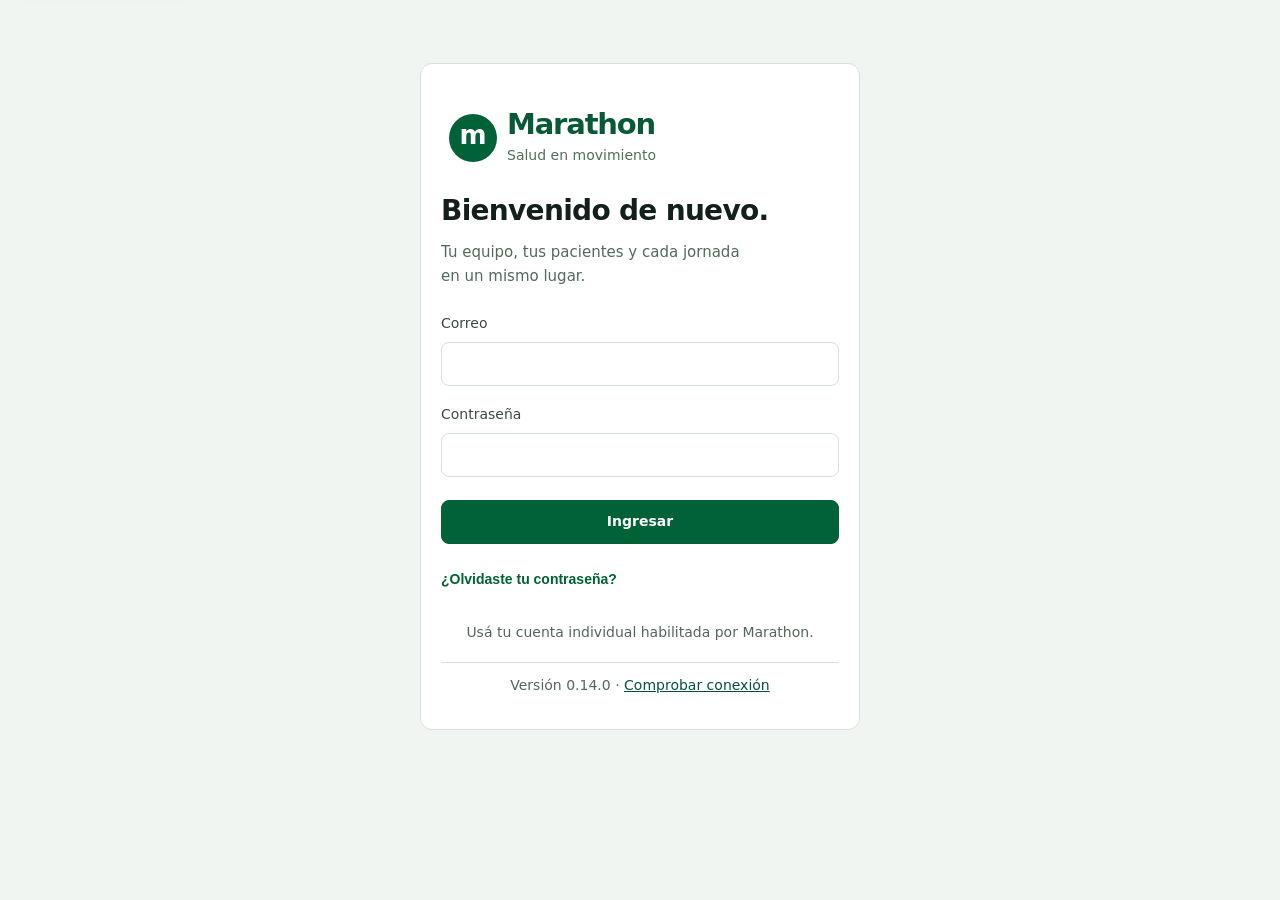
<file: public/index.html>
<!DOCTYPE html>
<html lang="es" data-theme="light"><head><meta charset="utf-8"><meta name="viewport" content="width=device-width,initial-scale=1">
<meta name="referrer" content="no-referrer"><meta http-equiv="Cache-Control" content="no-store">
<script src="./login-guard.js?v=20261029-0131"></script><title>Marathon · Agenda y pacientes</title><link rel="stylesheet" href="./style.css?v=20261117-ficha-con-archivos"><link rel="stylesheet" href="./marathon-ui.css?v=20261104-etapa1"><link rel="stylesheet" href="./management.css?v=20261113-progreso-facturacion"><link rel="stylesheet" href="./trends.css?v=20261113-indicadores-visuales"><link rel="stylesheet" href="./marathon-brand.css?v=20261104-etapa1"><link rel="stylesheet" href="./marathon-motion.css?v=20261029-0131-cancelar-saldo"><link rel="stylesheet" href="./impeccable.css?v=20261104-etapa1"><link rel="stylesheet" href="./shared-space.css?v=20261104-etapa1"><link rel="stylesheet" href="./patient-reports.css?v=20261120-error-carga"><link rel="stylesheet" href="./marathon-salud.css?v=20261104-etapa1"><link rel="stylesheet" href="./button-variants.css?v=20261104-etapa1"><link rel="stylesheet" href="./agenda-recurrente.css?v=20261117-grilla-colapsable"><link rel="stylesheet" href="./accessibility.css?v=20261104-etapa1"><link rel="stylesheet" href="./saldo.css?v=20261104-saldo"></head><body class="marathon-ui impeccable-ui salud-ui">
<a class="skip-link" href="#main-content">Saltar al contenido</a>
<section id="login" class="card login"><p class="login-kicker">Gestión integral de Marathon</p><div class="brand"><span class="mark">m</span><div>Marathon<small>Salud en movimiento</small></div></div><h1>Bienvenido de nuevo.</h1><p class="login-intro">Tu equipo, tus pacientes y cada jornada en un mismo lugar.</p>
<form id="login-form" method="post" action="./"><label>Correo<input id="login-email" type="email" required="" autocomplete="username"></label><label>Contraseña<input id="login-password" type="password" required="" autocomplete="current-password"></label><button class="b" id="login-submit" type="submit" disabled>Ingresar</button></form>
<p><button id="login-forgot" type="button" class="text-button">¿Olvidaste tu contraseña?</button></p>
<form id="recover-form" method="post" action="./" hidden=""><label>Correo<input id="recover-email" type="email" required="" autocomplete="username" maxlength="254"></label><div class="form-actions"><button class="s" type="submit">Enviar correo de recuperación</button><button id="recover-cancel" type="button" class="s">Cancelar</button></div><p id="recover-message" role="status"></p></form>
<p class="subtitle">Usá tu cuenta individual habilitada por Marathon.</p><p class="subtitle" id="build-version">Versión 0.14.0 · <a href="./diagnostico.html?v=20261019-0110">Comprobar conexión</a></p><p id="login-notice" role="status"></p><p id="login-error" role="alert"></p><noscript>Para ingresar necesitás JavaScript habilitado. Las credenciales no se envían mediante este formulario sin la aplicación.</noscript></section>
<section id="reset-password" class="card login" hidden=""><div class="brand"><span class="mark">m</span><div>Marathon<small>Salud en movimiento</small></div></div><h1>Elegí una nueva contraseña.</h1><form id="reset-password-form" method="post" action="./"><label>Nueva contraseña<input id="reset-password-input" type="password" required="" minlength="12" maxlength="128" autocomplete="new-password"></label><label>Repetir contraseña<input id="reset-password-again" type="password" required="" minlength="12" maxlength="128" autocomplete="new-password"></label><button class="b" type="submit">Guardar nueva contraseña</button></form><p id="reset-password-message" role="status"></p></section>
<div id="workspace" class="shell" hidden=""><aside class="side"><div class="brand"><span class="mark">m</span><div>Marathon<small>Salud en movimiento</small></div></div><p class="nav-heading">Espacio de trabajo</p><nav id="nav" aria-label="Sección"><button id="nav-home" type="button"><svg class="nav-icon" viewBox="0 0 24 24" fill="none" stroke="currentColor" stroke-width="1.7" stroke-linecap="round" stroke-linejoin="round" aria-hidden="true"><path d="M3 10 12 3l9 7M5 9v12h14V9M9 21v-7h6v7"></path></svg><span>Inicio</span></button><button id="nav-agenda" type="button"><svg class="nav-icon" viewBox="0 0 24 24" fill="none" stroke="currentColor" stroke-width="1.7" stroke-linecap="round" stroke-linejoin="round" aria-hidden="true"><path d="M8 2v4M16 2v4M3 10h18M5 4h14a2 2 0 0 1 2 2v14H3V6a2 2 0 0 1 2-2M7 14h2M12 14h2M17 14h1M7 18h2M12 18h2"></path></svg><span>Turnos</span></button><button id="nav-patients" class="b" type="button"><svg class="nav-icon" viewBox="0 0 24 24" fill="none" stroke="currentColor" stroke-width="1.7" stroke-linecap="round" stroke-linejoin="round" aria-hidden="true"><path d="M16 21v-2a4 4 0 0 0-4-4H6a4 4 0 0 0-4 4v2M16 3a4 4 0 0 1 0 8M22 21v-2a4 4 0 0 0-3-3.87M13 7a4 4 0 1 1-8 0 4 4 0 0 1 8 0"></path></svg><span>Pacientes</span></button><button id="nav-wait" type="button"><svg class="nav-icon" viewBox="0 0 24 24" fill="none" stroke="currentColor" stroke-width="1.7" stroke-linecap="round" stroke-linejoin="round" aria-hidden="true"><path d="M12 8v5l3 2M21 12a9 9 0 1 1-18 0 9 9 0 0 1 18 0"></path></svg><span>Lista de espera</span></button><button id="nav-ortho" type="button"><svg class="nav-icon" viewBox="0 0 24 24" fill="none" stroke="currentColor" stroke-width="1.7" stroke-linecap="round" stroke-linejoin="round" aria-hidden="true"><path d="m12 3 9 5-9 5-9-5 9-5ZM3 8v9l9 5 9-5V8M12 13v9M7 5l10 5"></path></svg><span>Ortopedia</span></button><button id="nav-cash" type="button"><svg class="nav-icon" viewBox="0 0 24 24" fill="none" stroke="currentColor" stroke-width="1.7" stroke-linecap="round" stroke-linejoin="round" aria-hidden="true"><path d="M3 6h18v14H3V6ZM3 10h18M16 14h5M7 3h10"></path></svg><span>Caja</span></button><button id="nav-reports" type="button"><svg class="nav-icon" viewBox="0 0 24 24" fill="none" stroke="currentColor" stroke-width="1.7" stroke-linecap="round" stroke-linejoin="round" aria-hidden="true"><path d="M4 3v18h17M8 16v-5M13 16V7M18 16v-8"></path></svg><span>Informes</span></button><button id="nav-users" type="button" hidden=""><svg class="nav-icon" viewBox="0 0 24 24" fill="none" stroke="currentColor" stroke-width="1.7" aria-hidden="true"><path d="M12 3 3 7v6c0 5 9 9 9 9s9-4 9-9V7l-9-4Zm-4 9 3 3 5-6"></path></svg><span>Usuarios</span></button><button id="nav-catalog" type="button" hidden=""><svg class="nav-icon" viewBox="0 0 24 24" fill="none" stroke="currentColor" stroke-width="1.7" stroke-linecap="round" stroke-linejoin="round" aria-hidden="true"><path d="M4 5h16v15H4V5ZM8 2v6M16 2v6M8 12h8M8 16h5"></path></svg><span>Otros datos</span></button><button id="nav-masters" type="button" hidden=""><svg class="nav-icon" viewBox="0 0 24 24" fill="none" stroke="currentColor" stroke-width="1.7" stroke-linecap="round" stroke-linejoin="round" aria-hidden="true"><path d="M12 3v3M12 18v3M3 12h3M18 12h3M6 6l2 2M16 16l2 2M6 18l2-2M16 8l2-2M16 12a4 4 0 1 1-8 0 4 4 0 0 1 8 0"></path></svg><span>Datos de agenda</span></button></nav><div class="side-foot"><span class="workspace-caption">Tu cuenta</span><p id="current-user"></p><p class="scope">Acceso a todas las sedes</p><button id="account-button" type="button" class="s">Mi cuenta</button><button id="logout" class="s" type="button">Cerrar sesión</button><span class="sidebar-version">Marathon · v0.14.0</span></div></aside>
<main class="content" id="main-content" tabindex="-1"><div class="appbar"><span class="breadcrumb">Marathon <span aria-hidden="true">/</span> <strong id="current-section">Pacientes</strong></span><div class="appbar-tools"><form id="quick-search" class="quick-search" role="search" autocomplete="off"><label class="sr-only" for="quick-q">Buscar paciente en todo el sistema</label><input id="quick-q" type="search" maxlength="100" placeholder="Buscar paciente (DNI o nombre)" role="combobox" aria-expanded="false" aria-controls="quick-results" aria-autocomplete="list" aria-keyshortcuts="/"><kbd class="quick-key" aria-hidden="true">/</kbd><ul id="quick-results" role="listbox" aria-label="Pacientes encontrados" hidden></ul><p id="quick-status" class="sr-only" role="status"></p></form><span id="edit-warning" role="status" hidden=""></span><span id="work-status" role="status">Área de trabajo</span><button id="help-button" type="button" class="s">? Ayuda</button></div></div><div id="feedback" role="status" hidden=""></div><section id="home-screen" hidden="">
<header class="topbar home-topbar"><div><p class="section-kicker">PANORAMA GENERAL</p><h1 id="home-greeting">Tu espacio de trabajo.</h1><p class="subtitle">Organizá tu jornada, acompañá cada atención.</p></div></header><div class="form-actions daily-shortcuts"><button id="home-new-booking" class="b" type="button">+ Reservar turno</button><button id="home-new-patient" class="s" type="button">Cargar paciente</button><button id="home-open-wait" class="s" type="button">Agregar a lista de espera</button><button id="home-receive-advance" class="s" type="button">Recibir anticipo</button><button id="home-new-cash" class="s" type="button">Otro ingreso o egreso</button><button id="home-open-cash" type="button" class="s">Ver caja</button></div>

<div id="home-content"><div class="dashboard-section-head"><h2>Actividad del día</h2><span id="home-month-caption"></span></div><p id="home-month-error" class="inline-error" role="alert"></p><div class="metric-grid"><article class="card metric-card"><span class="metric-label">Turnos del día</span><strong id="home-turn-total">—</strong><small>Incluye todos los estados</small></article><article class="card metric-card"><span class="metric-label">Presentes</span><strong id="home-turn-present">—</strong><small>Sesiones realizadas</small></article><article class="card metric-card"><span class="metric-label">Pendientes</span><strong id="home-turn-pending">—</strong><small>Reservas por atender</small></article><article class="card metric-card"><span class="metric-label">Pacientes distintos</span><strong id="home-patients">—</strong><small>Con turnos en este día</small></article></div><div class="home-aside"><section class="card home-cash"><div class="dashboard-section-head"><h2>Caja de la fecha</h2></div><span class="metric-label">Neto · efectivo y transferencias</span><strong id="home-cash-net" class="cash-highlight">—</strong><p id="home-day-error" class="inline-error" role="alert"></p><div class="cash-breakdown"><span>Ingresos<strong id="home-cash-income">—</strong></span><span>Egresos y reintegros<strong id="home-cash-expense">—</strong></span></div></section>
<section class="card attendance-card"><div class="dashboard-section-head"><h2>Asistencia del día</h2><strong id="home-attendance">—</strong></div><progress id="home-progress" max="100" value="0" aria-label="Porcentaje de asistencia"></progress><p class="subtitle">Presentes sobre presentes + ausentes.</p><div class="attendance-meta"><span>Ausentes <strong id="home-turn-absent">—</strong></span><span>Cancelados <strong id="home-turn-cancelled">—</strong></span></div></section></div><div class="date-nav" role="group" aria-label="Cambiar de día o semana"><button id="home-prev-day" class="s" type="button">‹ Anterior</button><button id="home-today" class="s" type="button" aria-pressed="false">Hoy</button><button id="home-next-day" class="s" type="button">Siguiente ›</button></div><form id="home-filter" class="card home-filter"><div><strong>Filtrar turnos de clínica</strong><p class="subtitle">Los indicadores corresponden al día y la sede elegidos. Paciente y profesional filtran la lista de turnos.</p></div><label>Sede<select id="home-site"><option value="">Todas las sedes</option></select></label><label>Fecha de consulta<input id="home-date" type="date" required="" min="2000-01-01" max="2100-12-31"></label><label>Paciente (nombre, apellido o DNI)<input id="home-query" type="search" maxlength="100"></label><label>Profesional<select id="home-prof"></select></label><button class="s" type="submit">Actualizar</button></form>
<section class="card home-day"><div class="dashboard-section-head"><div><p class="section-kicker">EN AGENDA</p><h2>Turnos de clínica</h2></div><div class="form-actions"><button id="home-export" class="s" type="button" title="Exportar todos los turnos de la fecha y los filtros, incluidas todas las páginas">Exportar a Excel</button><button id="home-open-agenda" class="text-button" type="button">Ver Turnos →</button></div></div><p id="home-day-caption" class="subtitle"></p><p id="home-agenda-error" class="inline-error" role="alert"></p><div id="home-agenda"></div><p id="home-agenda-scope" class="subtitle"></p><div class="pagination"><button id="home-prev" class="s" type="button">Anterior</button><span id="home-page"></span><button id="home-next" class="s" type="button">Siguiente</button></div></section></div>
<p id="home-updated" class="subtitle"></p></section><section id="patients-screen"><header class="topbar"><div><h1>Pacientes</h1><p class="subtitle">Fichas compartidas entre todas las sedes</p></div><button id="new-patient" class="b" type="button">+ Nuevo paciente</button></header>
<div class="patient-layout"><section class="card"><form id="search-form"><label>Buscar por DNI, nombre o teléfono<input id="search" type="search" autocomplete="off" maxlength="100" placeholder="Escribí el comienzo del dato"></label><button class="s" type="submit">Buscar</button></form><p id="result-info" class="subtitle"></p><div id="patient-list" class="list-items"></div><div class="pagination"><button id="previous" class="s" type="button">Anterior</button><span id="page-label"></span><button id="next" class="s" type="button">Siguiente</button></div></section>
<section id="detail" class="card" aria-label="Ficha del paciente"><div class="patient-empty"><span aria-hidden="true">+</span><h2>Cada paciente, una historia.</h2><p>Seleccioná una ficha de la lista para ver sus datos,<br>documentos y cuenta clínica.</p><small>También podés crear una desde “Nuevo paciente”.</small></div></section></div></section><section id="masters-screen" hidden=""><header class="topbar"><div><h1>Datos de agenda</h1><p class="subtitle">Sedes, terapias, profesionales y horarios de atención</p></div><button id="master-new" type="button" class="b">+ Nuevo registro</button></header><div class="patient-layout"><section class="card"><label>Administrar<select id="master-entity"><option value="sede">Sedes</option><option value="therapy" selected="">Terapias</option><option value="professional">Profesionales</option></select></label><h2 id="master-title">Terapias</h2><form id="master-search-form"><label>Buscar por nombre o ID<input id="master-search" type="search" maxlength="100"></label><button class="s" type="submit">Buscar</button></form><p id="master-info" class="subtitle"></p><div id="master-list" class="list-items"></div><div class="pagination"><button id="master-previous" class="s" type="button">Anterior</button><span id="master-page"></span><button id="master-next" class="s" type="button">Siguiente</button></div></section><section id="master-detail" class="card"><p>Elegí un registro o creá uno nuevo.</p></section></div></section><section id="agenda-screen" hidden=""><header class="topbar"><div><h1>Turnos</h1><p class="subtitle">Planilla compacta por horarios, profesionales y terapias</p></div><div class="form-actions"><button id="agenda-export" type="button" class="s" title="Exportar todos los turnos del período y los filtros, incluidas todas las páginas">Generar Excel</button><button id="agenda-review-schedules" type="button" class="s" title="Horarios que no se pueden agendar: reprogramá o dá de baja">Horarios a revisar</button><button id="agenda-new" type="button" class="b">Reservar turno</button></div></header><div class="date-nav" role="group" aria-label="Cambiar de día o semana"><button id="agenda-prev-day" class="s" type="button">‹ Anterior</button><button id="agenda-today" class="s" type="button" aria-pressed="false">Hoy</button><button id="agenda-next-day" class="s" type="button">Siguiente ›</button></div><form id="agenda-filter" class="card agenda-filter"><label>Vista<select id="agenda-view"><option value="day">Diaria</option><option value="week">Semanal</option></select></label><label>Fecha<input id="agenda-date" type="date" required="" min="2000-01-01" max="2100-12-31"></label><label>Sede<select id="agenda-sede"></select></label><label>Profesional<select id="agenda-prof"></select></label><label>Terapia<select id="agenda-therapy"></select></label><button type="submit" class="s">Actualizar agenda</button></form><div id="agenda-recovery"></div><div class="agenda-layout daily-wide"><section class="card"><h2 id="agenda-period">Turnos del día</h2><p id="agenda-info" class="subtitle"></p><div id="agenda-list"></div><div class="pagination"><button id="agenda-previous" class="s" type="button">Anterior</button><span id="agenda-page"></span><button id="agenda-next" class="s" type="button">Siguiente</button></div></section><section id="agenda-booking" class="card" hidden=""></section></div></section><section id="wait-screen" hidden=""><header class="topbar"><div><h1>Lista de espera</h1><p class="subtitle">Pedidos, preferencias y reserva vinculada</p></div><button id="wait-new" class="b" type="button">Agregar a lista de espera</button></header><form id="wait-filter" class="card agenda-filter"><label>Paciente (nombre, apellido o DNI)<input id="wait-query" type="search" maxlength="100"></label><label>Terapia<select id="wait-therapy"></select></label><label>Sede<select id="wait-sede"></select></label><label>Profesional<select id="wait-prof"></select></label><label>Obra social<select id="wait-insurance"></select></label><label>Estado<select id="wait-state"><option value="PENDIENTE">Pendientes</option><option value="CONTACTADO">Contactados</option><option value="RESUELTO">Resueltos</option><option value="CANCELADO">Cancelados</option><option value="">Todos</option></select></label><label>Vista<select id="wait-view"><option value="list">Lista</option><option value="kanban">Kanban</option></select></label><label class="checkbox-filter"><input id="wait-show-cancelled" type="checkbox">Mostrar cancelados</label><button type="submit" class="s">Actualizar espera</button></form><p id="wait-info" class="subtitle"></p><div id="wait-list"></div><div class="pagination"><button id="wait-previous" class="s" type="button">Anterior</button><span id="wait-page"></span><button id="wait-next" class="s" type="button">Siguiente</button></div></section><section id="cash-screen" hidden=""><header class="topbar"><div><h1>Caja</h1><p class="subtitle">Clínica, ortopedia y movimientos manuales</p></div><div class="form-actions"><button id="cash-new" class="b" type="button">Otro ingreso o egreso</button><button id="cash-export" class="s" type="button" disabled>Descargar Excel</button><button id="cash-advance" class="s" type="button">Recibir anticipo</button></div></header><form id="cash-filter" class="card agenda-filter"><label>Fecha desde<input id="cash-date" type="date" required=""></label><label>Fecha hasta<input id="cash-to" type="date" required=""></label><label>Sede<select id="cash-sede"></select></label><label>Medio<select id="cash-medium"><option value="">Todos</option><option value="EFECTIVO">Efectivo</option><option value="TRANSFERENCIA">Transferencia</option></select></label><label>Terapia / categoría<select id="cash-category"></select></label><label>Profesional<select id="cash-prof"></select></label><label>Secretaría que registra<select id="cash-actor"></select></label><button type="submit" class="s">Actualizar caja</button></form><div id="cash-totals" class="cash-totals"></div><div class="agenda-layout daily-wide"><section class="card"><h2>Movimientos</h2><p id="cash-info" class="subtitle"></p><div id="cash-list"></div><div class="pagination"><button id="cash-previous" class="s" type="button">Anterior</button><span id="cash-page"></span><button id="cash-next" class="s" type="button">Siguiente</button></div></section><section class="card"><h2>Cuenta del paciente</h2><form id="account-form"><label>DNI<input id="account-dni" inputmode="numeric" pattern="[0-9]{1,12}" maxlength="12" required=""></label><button class="s" type="submit">Consultar cuenta</button></form><p id="account-summary"></p><div id="account-list"></div><div class="pagination"><button id="account-previous" class="s" type="button">Anterior</button><span id="account-page"></span><button id="account-next" class="s" type="button">Siguiente</button></div></section></div></section><dialog id="operation-dialog"><div id="operation-body"></div><p id="operation-error" role="alert"></p><div id="operation-recovery"></div></dialog><section id="ortho-screen" hidden=""><header class="topbar"><div><h1>Ortopedia</h1><p class="subtitle">Ventas, alquileres, devoluciones y disponibilidad por sede</p></div><div class="form-actions"><button id="ortho-sale" class="b" type="button">Venta / alquiler</button><button id="ortho-transfer" class="s" type="button">Traslado entre sedes</button><button id="ortho-new-product" class="b" type="button" hidden="">+ Nuevo producto</button></div></header><div class="form-actions ortho-tabs"><button id="ortho-tab-returns" type="button" class="s">Devolución</button><button id="ortho-tab-debts" type="button" class="s">Pagos pendientes</button><button id="ortho-tab-stock" type="button" class="b">Stock</button><button id="ortho-tab-history" type="button" class="s">Historial</button><button id="ortho-tab-catalog" type="button" class="s" hidden="">Catálogo</button></div><form id="ortho-filter" class="card agenda-filter"><label id="ortho-sede-label">Sede<select id="ortho-sede"></select></label><label id="ortho-query-label">Producto, marca o código<input id="ortho-query" type="search" maxlength="100"></label><label id="ortho-dni-label" hidden="">Paciente (nombre, apellido o DNI)<input id="ortho-dni" maxlength="100" type="search"></label><label id="ortho-kind-label" hidden="">Mostrar<select id="ortho-kind"><option value="">Todas las operaciones</option><option value="VENTA">Ventas</option><option value="ALQUILER">Alquileres</option><option value="COMPRA">Compras</option><option value="DEVOLUCION">Devoluciones</option><option value="STOCK_INICIAL">Cargas iniciales</option><option value="AJUSTE_POSITIVO">Ajustes positivos / entradas de traslado</option><option value="AJUSTE_NEGATIVO">Ajustes negativos / salidas de traslado</option></select></label><label id="ortho-stock-label">Estado del stock<select id="ortho-stock-state"><option value="">Todos</option><option value="AGOTADO">Agotado</option><option value="BAJO">Bajo mínimo</option><option value="DISPONIBLE">Disponible</option></select></label><label id="ortho-from-label">Fecha desde<input id="ortho-from" type="date"></label><label id="ortho-to-label">Fecha hasta<input id="ortho-to" type="date"></label><label id="ortho-actor-label">Secretaría que registra<select id="ortho-actor"></select></label><button class="s" type="submit">Actualizar ortopedia</button></form><p id="ortho-summary"></p><p id="ortho-info" class="subtitle"></p><div id="ortho-list"></div><div class="pagination"><button id="ortho-previous" class="s" type="button">Anterior</button><span id="ortho-page"></span><button id="ortho-next" class="s" type="button">Siguiente</button></div></section><dialog id="ortho-dialog"><div id="ortho-body"></div><p id="ortho-error" role="alert"></p><div id="ortho-recovery"></div></dialog><section id="catalog-screen" hidden=""><header class="topbar"><h1>Otros datos</h1><button id="catalog-new" class="b" type="button">+ Nuevo registro</button></header><div class="patient-layout"><section class="card"><label>Administrar<select id="catalog-entity"><option value="insurance">Obras sociales</option><option value="secretary">Secretarias (registro)</option><option value="info">Indicaciones por terapia</option></select></label><form id="catalog-search-form"><label>Buscar<input id="catalog-query" type="search" maxlength="100"></label><button class="s">Buscar</button></form><div id="catalog-list"></div><div class="pagination"><button id="catalog-prev" type="button" class="s">Anterior</button><span id="catalog-page"></span><button id="catalog-next" type="button" class="s">Siguiente</button></div></section><section class="card" id="catalog-detail"></section></div></section>
<section id="reports-screen" hidden=""><header class="topbar"><h1>Informes</h1><button id="report-export" hidden type="button" class="b" disabled="">Descargar Excel completo</button></header><div id="report-tabs" class="reports-sections" role="group" aria-label="Apartados de Informes"><button id="report-tab-patients" class="b" type="button" aria-pressed="true">Gestión de pacientes</button><button id="report-tab-trends" class="s" type="button" aria-pressed="false">Tendencias</button><button id="report-tab-ortho" class="s" type="button" aria-pressed="false">Ortopedia</button><button id="report-tab-cash" class="s" type="button" aria-pressed="false">Caja</button></div><div id="patient-reports"><header class="pps-heading"><div><h2 id="pps-heading">Gestión de pacientes</h2><p id="pps-description" class="subtitle">Actividad, acceso y calidad del registro para orientar las decisiones.</p></div><div class="pps-export-actions"><button id="pps-export" type="button" class="s" disabled>Descargar esta pestaña</button><button id="pps-export-all" type="button" class="b" disabled>Descargar informe completo</button></div></header><form id="pps-filter" class="card pps-filter"><label>Desde<input id="pps-from" type="date" min="2000-01-01" max="2100-12-31" required></label><label>Hasta<input id="pps-to" type="date" min="2000-01-01" max="2100-12-31" required></label><label>Sede<select id="pps-site"></select></label><label>Especialidad<select id="pps-specialty"></select></label><label>Prestación<select id="pps-therapy"></select></label><label>Profesional<select id="pps-professional"></select></label><div class="pps-filter-actions"><button type="submit" class="b">Consultar informe</button></div></form><div id="pps-presets" class="pps-presets" role="group" aria-label="Períodos rápidos"><button class="s" type="button" data-pps-range="week">Últimos 7 días</button><button class="s" type="button" data-pps-range="four">Últimos 28 días</button><button class="s" type="button" data-pps-range="month">Este mes</button></div><p id="pps-status" role="status" aria-live="polite"></p><div id="pps-tabs" class="pps-tabs" role="group" aria-label="Vistas de gestión de pacientes"><button class="b" type="button" data-pps-tab="overview" aria-pressed="true">Resumen</button><button class="s" type="button" data-pps-tab="activity" aria-pressed="false">Actividad</button><button class="s" type="button" data-pps-tab="agenda" aria-pressed="false">Agenda y acceso</button><button class="s" type="button" data-pps-tab="profile" aria-pressed="false">Perfil y experiencia</button><button class="s" type="button" data-pps-tab="quality" aria-pressed="false">Control del registro</button></div><div id="pps-results"></div></div><div id="report-legacy" hidden><div id="report-subtabs" class="reports-sections" role="group" aria-label="Vistas de Caja" hidden><button id="report-sub-resumen" class="b" type="button" aria-pressed="true">Resumen</button><button id="report-sub-facturacion" class="s" type="button" aria-pressed="false">Facturación</button><button id="report-sub-movimientos" class="s" type="button" aria-pressed="false">Movimientos</button></div><form id="report-filter" class="card agenda-filter"><label id="report-month-label">Mes<input id="report-month" type="month" min="2000-01" max="2100-12"></label><label>Sede<select id="report-sede"></select></label><label id="report-therapy-label">Terapia<select id="report-therapy"></select></label><label id="report-modality-label" hidden>Modalidad<select id="report-modality"><option value="">Todas</option><option value="OBRA_SOCIAL">Obra social</option><option value="PARTICULAR">Particular</option><option value="ART">ART</option><option value="CLUB">Club</option><option value="SIN_REGISTRO">Sin registrar</option></select></label><label id="report-insurance-label">Obra social<select id="report-insurance"></select></label><button class="s">Consultar</button></form><p id="report-note" class="subtitle"></p><p id="report-summary"></p><p id="report-generated" class="subtitle"></p><div id="report-results" class="card table-scroll"></div><div class="pagination" id="report-pagination"><button id="report-prev" class="s" type="button">Anterior</button><span id="report-page"></span><button id="report-next" class="s" type="button">Siguiente</button></div></div><div id="report-trends" hidden><form id="trends-filter" class="card agenda-filter"><label>Sede<select id="trends-sede"></select></label><label>Desde<input id="trends-from" type="month" min="2000-01"></label><label>Hasta<input id="trends-to" type="month" min="2000-01"></label></form><p id="trends-status" role="status" aria-live="polite"></p><div id="trends-results"></div></div></section>
<dialog id="document-dialog"><h2 id="document-title">Documentos</h2><p class="subtitle">Archivos privados: PDF, DOC y DOCX. Hasta 5 archivos por carga; 5 MB por archivo y 10 MB en total.</p><form id="document-upload"><label>Elegir archivos<input id="document-files" type="file" multiple="" required="" accept=".pdf,.doc,.docx"></label><button type="submit" class="b">Guardar documentos</button></form><p id="document-message" role="status"></p><button id="document-retry" class="s" type="button" hidden="">Verificar documentos</button><button id="document-pause" class="s" type="button" hidden="">Pausar y cerrar</button><div id="document-list"></div><div class="pagination"><button id="document-prev" class="s" type="button">Anterior</button><span id="document-page"></span><button id="document-next" class="s" type="button">Siguiente</button></div><button id="document-close" class="s" type="button">Cerrar documentos</button></dialog><section id="users-screen" hidden=""><header class="topbar"><div><h1>Usuarios</h1><p class="subtitle">Cuentas individuales, permisos y estado del acceso</p></div><div class="form-actions"><button id="users-link" class="s" type="button">Vincular cuenta existente</button><button id="users-create" class="b" type="button">+ Nuevo usuario</button></div></header><div class="patient-layout"><section class="card"><form id="users-search"><label>Buscar por nombre o correo<input id="users-query" type="search" maxlength="100"></label><button type="submit" class="s">Buscar</button></form><p id="users-info" class="subtitle"></p><div id="users-list"></div><div class="pagination"><button id="users-prev" type="button" class="s">Anterior</button><span id="users-page"></span><button id="users-next" type="button" class="s">Siguiente</button></div></section><section class="card" id="users-detail"><p>Elegí un acceso o creá una cuenta.</p></section></div><div class="form-actions"><button id="users-retry" type="button" class="s" hidden="">Verificar guardado</button><button id="users-pause" type="button" class="s" hidden="">Pausar</button></div><div id="users-pending"></div></section>
<dialog id="help-dialog"><div class="detail-head"><h2 id="help-title">Ayuda</h2><button id="help-close" type="button" class="s">Cerrar ayuda</button></div><div id="help-body"></div></dialog>
<dialog id="account-dialog"><div class="detail-head"><h2>Mi cuenta</h2><button id="account-close" type="button" class="s">Cerrar cuenta</button></div><p id="account-name" class="subtitle"></p><h3>Cambiar mi contraseña</h3><form id="password-form" method="post" action="./"><label>Nueva contraseña<input id="account-password" name="password" type="password" required="" minlength="12" maxlength="128" autocomplete="new-password"></label><label>Repetir contraseña<input id="account-password-again" name="repeat" type="password" required="" minlength="12" maxlength="128" autocomplete="new-password"></label><button class="b" type="submit">Actualizar contraseña</button></form><p id="password-message" role="status"></p></dialog>
</main></div>
<script src="./config.js?v=20261019-0110"></script><script type="module" src="./app.js?v=20261120-categoria-cancelacion"></script>


</body></html>
</file>
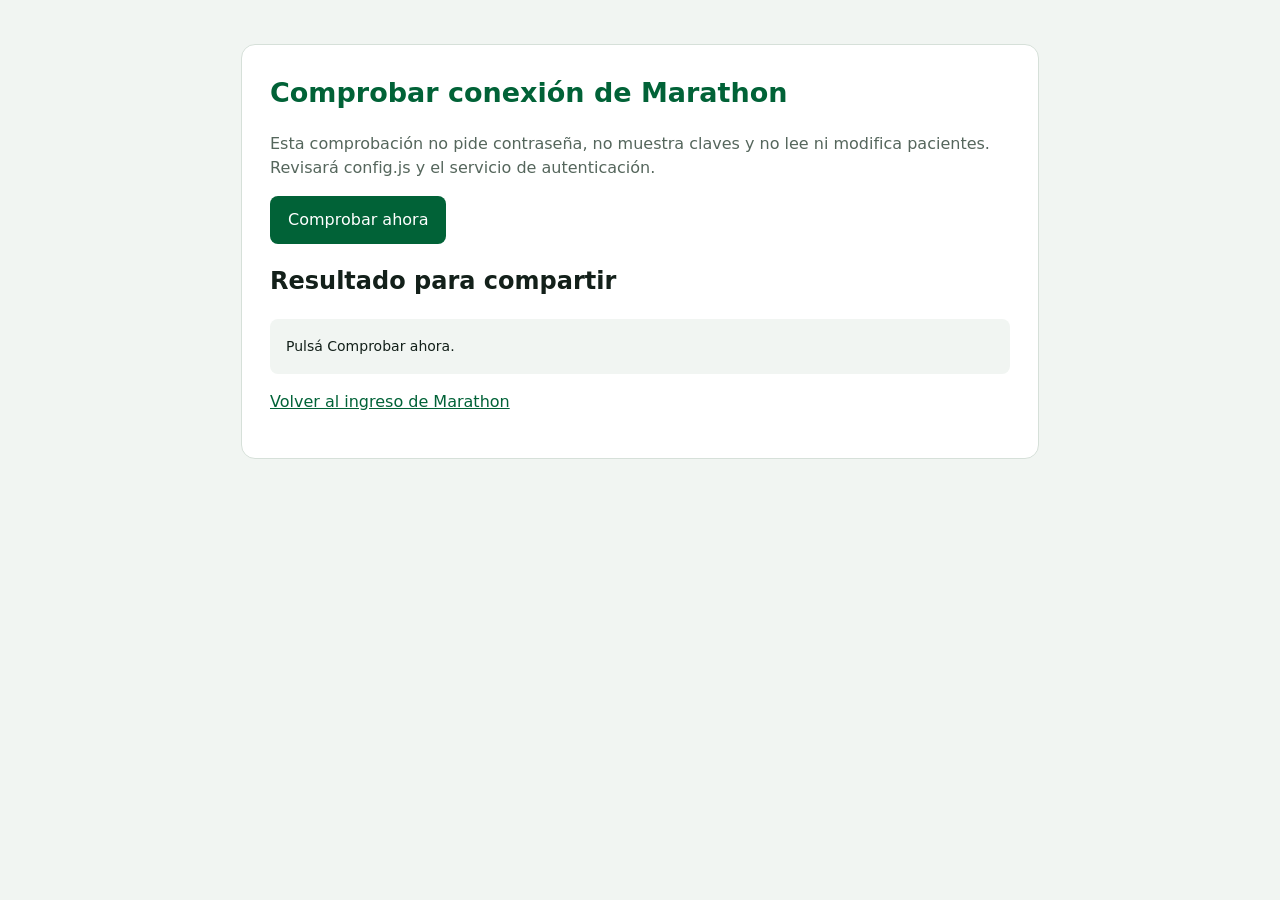
<file: public/diagnostico.html>
<!doctype html><html lang="es"><head><meta charset="utf-8"><meta name="viewport" content="width=device-width, initial-scale=1"><meta name="referrer" content="no-referrer"><title>Marathon · Comprobar conexión</title><style>
body{font:16px/1.5 system-ui,sans-serif;background:#f1f5f2;color:#13201a;margin:0;padding:24px}main{max-width:740px;margin:20px auto;background:white;border:1px solid #d6e0d9;border-radius:14px;padding:28px}h1{color:#016237;font-size:27px;margin-top:0}button{padding:12px 18px;background:#016237;color:white;border:0;border-radius:8px;font:inherit;cursor:pointer}button:disabled{opacity:.6}li{padding:12px 0;border-bottom:1px solid #e3e9e5}.error{color:#b42318}.ok{color:#016237}pre{white-space:pre-wrap;background:#f1f5f2;padding:16px;border-radius:8px;font:14px/1.6 system-ui,sans-serif}p{color:#55665c}a{color:#016237}
</style></head><body><main><h1>Comprobar conexión de Marathon</h1><p>Esta comprobación no pide contraseña, no muestra claves y no lee ni modifica pacientes. Revisará config.js y el servicio de autenticación.</p><button id="start">Comprobar ahora</button><ol id="steps" aria-live="polite"></ol><h2>Resultado para compartir</h2><pre id="summary">Pulsá Comprobar ahora.</pre><p><a href="./">Volver al ingreso de Marathon</a></p></main><script>
'use strict';
const EXPECTED_HOST='dcqhkuzqkacumjdvhwwy.supabase.co';
function validateConfiguration(c){
 if(!c||typeof c!=='object')return {error:'No se encontró la configuración. Verificá que el archivo se llame config.js y no config.js.txt.'};
 if(typeof c.supabaseUrl!=='string')return {error:'Falta supabaseUrl en config.js.'};
 let u;try{u=new URL(c.supabaseUrl);}catch{return {error:'La URL no es válida. Copiá únicamente la dirección https:// del proyecto.'};}
 if(u.protocol!=='https:'||u.hostname!==EXPECTED_HOST||u.username||u.password||u.port||u.search||u.hash||!['','/'].includes(u.pathname))return {error:'La URL no coincide con el proyecto de prueba o contiene texto adicional. Debe ser https://'+EXPECTED_HOST};
 if(c.supabaseUrl!==c.supabaseUrl.trim())return {error:'La URL tiene espacios al comienzo o al final. Quitalos en config.js.'};
 if(typeof c.publishableKey!=='string'||!c.publishableKey)return {error:'Falta publishableKey en config.js.'};
 const k=c.publishableKey;
 if(k.startsWith('sb_secret_'))return {error:'Se configuró una clave secreta. Reemplazala por la Publishable key; no compartas este archivo.'};
 if(!k.startsWith('sb_publishable_'))return {error:'La clave no empieza con sb_publishable_. Copiá la Publishable key desde Settings → API Keys.'};
 if(/\s/.test(k))return {error:'La clave contiene espacios o saltos de línea. Pegala completa, en una sola línea, entre las comillas.'};
 if(/[^\x21-\x7E]/.test(k))return {error:'La clave tiene caracteres que no pertenecen a una clave publicable. Borrá el valor y copialo de nuevo con el botón de copiar de Supabase.'};
 if(/YOUR_|PEGA_|AQUI|\.\.\./i.test(k)||k.length<25)return {error:'La clave parece incompleta o todavía contiene texto de ejemplo. Copiá el valor completo.'};
 return {url:u.origin,key:k};
}
function loadConfiguration(){return new Promise((resolve,reject)=>{
 const script=document.createElement('script');let done=false;
 const finish=(ok)=>{if(done)return;done=true;clearTimeout(timer);ok?resolve(window.MARATHON_CONFIG):reject(new Error('No se pudo cargar config.js. Comprobá que esté dentro de la misma carpeta web.'));};
 const timer=setTimeout(()=>finish(false),8000);script.onload=()=>finish(true);script.onerror=()=>finish(false);script.src='./config.js?diagnostico='+Date.now();document.head.append(script);
});}
async function request(url,key){
 const controller=new AbortController();const timeout=setTimeout(()=>controller.abort(),12000);
 try{const r=await fetch(url+'/auth/v1/health',{method:'GET',headers:key?{apikey:key}:{},cache:'no-store',credentials:'omit',referrerPolicy:'no-referrer',signal:controller.signal});return r.status;}
 finally{clearTimeout(timeout);}
}
async function run(){
 const start=document.getElementById('start');start.disabled=true;document.getElementById('steps').replaceChildren();const notes=[];
 const line=(text,ok)=>{notes.push((ok?'OK: ':'REVISAR: ')+text);const li=document.createElement('li');li.className=ok?'ok':'error';li.textContent=notes.at(-1);document.getElementById('steps').append(li);document.getElementById('summary').textContent=notes.join('\n');};
 try{
  if(location.protocol!=='http:'||!['127.0.0.1','localhost'].includes(location.hostname)){line('Abrí esta página desde http://127.0.0.1:8080/diagnostico.html, con el servidor local abierto.',false);return;}
  let c;try{c=await loadConfiguration();}catch(e){line(e.message,false);return;}
  const checked=validateConfiguration(c);if(checked.error){line(checked.error,false);return;}
  line('Archivo config.js y formato de URL/clave correctos.',true);
  let status;try{status=await request(checked.url,null);}catch{line('La petición desde la aplicación local falló sin usar clave. Posible bloqueo de red, navegador o CORS; todavía no se probó la contraseña.',false);return;}
  if(status!==401&&status!==200){line('El servicio devolvió HTTP '+status+' sin clave. Revisar el estado del proyecto en Supabase.',false);return;}
  line('El navegador puede comunicarse con el servicio desde la aplicación local.',true);
  try{status=await request(checked.url,checked.key);}catch{line('La petición con cabecera apikey falló. Revisar la clave copiada y posibles bloqueos de solicitudes del navegador o la red.',false);return;}
  if(status===200){
   line('El servicio de autenticación acepta la clave publicable.',true);
   const body=JSON.stringify({});const options={method:'POST',headers:{apikey:checked.key,'Content-Type':'application/json'},body,cache:'no-store',credentials:'omit',referrerPolicy:'no-referrer',signal:AbortSignal.timeout(12000)};
   let post;try{post=await fetch(checked.url+'/auth/v1/token?grant_type=password',options);}catch(e){line('El navegador no pudo enviar POST al ingreso ('+(e.name==='TimeoutError'?'TIMEOUT':'BROWSER_FETCH')+'). Las comprobaciones GET anteriores sí funcionaron.',false);return;}
   line('POST al ingreso recibe HTTP '+post.status+' con datos vacíos. Todavía no se probó ninguna contraseña.',true);
   let mod;try{mod=await import('./api.js?v=20261019-0110');}catch{line('No se pudo cargar el archivo api.js de la revisión 0.11.0.',false);return;}
   try{const client=new mod.MarathonApi(c);await client.http('/auth/v1/token?grant_type=password',{});line('El cliente actualizado envía solicitudes.',true);}catch(e){
    if(e.code==='NETWORK')line(e.message,false);
    else if(['400','401','403','422','validation_failed','invalid_credentials'].includes(String(e.code)))line('El cliente actualizado recibe la respuesta de Supabase (código '+e.code+'). Ahora probá ingresar desde Marathon.',true);
    else line('El cliente actualizado recibió una respuesta con código '+String(e.code||'CLIENT_ERROR').replace(/[^a-zA-Z0-9_-]/g,'').slice(0,40)+'.',false);
   }
  }
  else if(status===401||status===403){line('La clave fue rechazada (HTTP '+status+'). Copiá la Publishable key de ESTE proyecto; no cambies todavía la contraseña.',false);}
  else line('El servicio respondió HTTP '+status+' al probar la clave. Revisar el estado del proyecto.',false);
 }finally{start.disabled=false;}
}
document.getElementById('start').addEventListener('click',run);
</script></body></html>
</file>
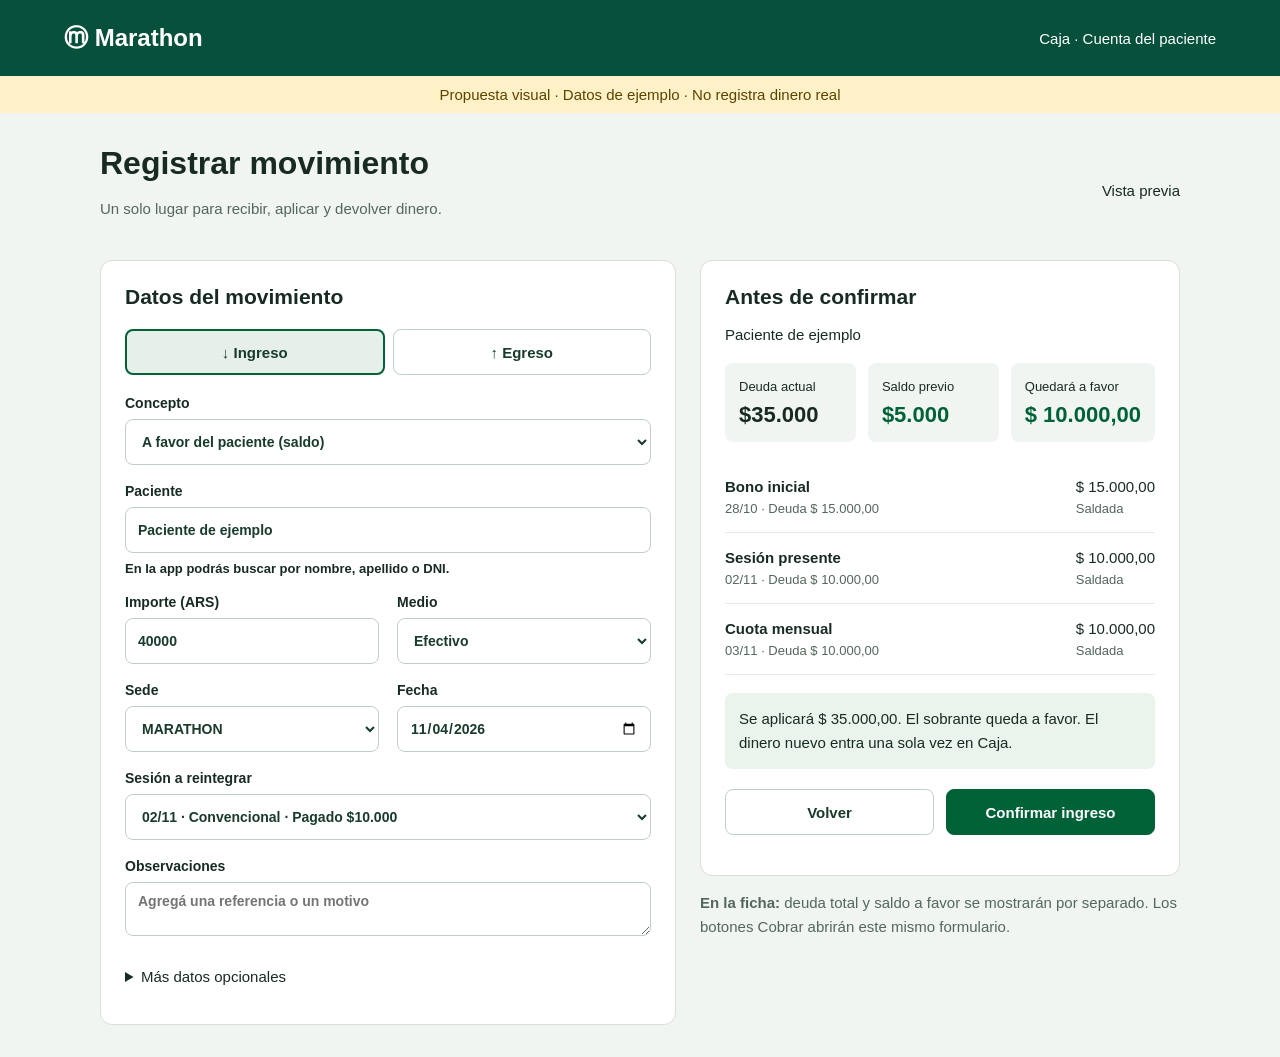
<file: Documentacion/Caja_saldo_a_favor/maqueta_caja.html>
<!doctype html><html lang="es"><meta charset="utf-8"><meta name="viewport" content="width=device-width,initial-scale=1"><title>Marathon · Propuesta de Caja</title><style>
*{box-sizing:border-box}body{margin:0;background:#f1f5f2;color:#182b22;font:15px 'Segoe UI',sans-serif}header{background:#07513c;color:white;padding:22px 5%;display:flex;justify-content:space-between;align-items:center}header strong{font-size:24px}small{font-size:13px}.notice{padding:10px;text-align:center;background:#fff1c7;color:#594500}main{max-width:1120px;margin:32px auto;padding:0 20px}h1{font-size:32px;margin:0}h2{font-size:21px;margin-top:0}p{line-height:1.6;color:#53675c}.head{display:flex;justify-content:space-between;gap:16px;align-items:center;margin-bottom:24px}.grid{display:grid;grid-template-columns:1.2fr 1fr;gap:24px}.card{background:white;border:1px solid #d6e0d9;border-radius:12px;padding:24px}.fields{display:grid;grid-template-columns:1fr 1fr;gap:18px}label{display:grid;gap:8px;font-size:14px;font-weight:600}.wide{grid-column:1/-1}input,select,textarea,button{font:inherit;border:1px solid #bfcfc4;border-radius:8px;min-height:46px;padding:10px 12px;background:white;color:#183b2a;width:100%}textarea{resize:vertical}button{cursor:pointer;font-weight:600}.primary{background:#016237;color:white;border-color:#016237}.tabs{display:flex;gap:8px;margin:20px 0}.tabs button[aria-pressed=true]{background:#e6efe9;border:2px solid #016237}.stats{display:grid;grid-template-columns:repeat(3,1fr);gap:12px;margin:20px 0}.stats div{padding:14px;background:#f1f5f2;border-radius:8px}.stats strong{display:block;font-size:22px;margin-top:8px}.positive{color:#016237}.line{padding:16px 0;border-bottom:1px solid #e5ece7;display:flex;justify-content:space-between;gap:12px}.line small{display:block;color:#53675c;margin-top:6px}.hint{padding:14px;border-radius:8px;background:#eaf4ec;line-height:1.6;margin-top:18px}.actions{display:flex;gap:12px;margin-top:20px}#result{margin:16px 0;color:#07513c}details{margin-top:20px}summary{cursor:pointer;padding:12px 0;min-height:44px}:focus-visible{outline:3px solid #016237;outline-offset:3px}@media(max-width:760px){.grid,.fields{grid-template-columns:1fr}.stats{grid-template-columns:1fr}.wide{grid-column:auto}.head{align-items:flex-start}header{gap:16px}h1{font-size:27px}}
</style><header><strong>ⓜ Marathon</strong><span>Caja · Cuenta del paciente</span></header><div class="notice">Propuesta visual · Datos de ejemplo · No registra dinero real</div><main><div class="head"><div><h1>Registrar movimiento</h1><p>Un solo lugar para recibir, aplicar y devolver dinero.</p></div><span>Vista previa</span></div><div class="grid"><section class="card"><h2>Datos del movimiento</h2><div class="tabs"><button id="income" aria-pressed="true" onclick="setType(false)">↓ Ingreso</button><button id="expense" aria-pressed="false" onclick="setType(true)">↑ Egreso</button></div><div class="fields"><label class="wide">Concepto<select id="kind" onchange="render()"></select></label><label class="wide" id="patient">Paciente<input value="Paciente de ejemplo" readonly><small>En la app podrás buscar por nombre, apellido o DNI.</small></label><label>Importe (ARS)<input id="amount" type="number" min="0.01" step="0.01" value="40000" oninput="render()"></label><label id="medium">Medio<select><option>Efectivo</option><option>Transferencia</option></select></label><label>Sede<select><option>MARATHON</option><option>PARQUE</option></select></label><label>Fecha<input type="date" value="2026-11-04"></label><label class="wide" id="session" hidden>Sesión a reintegrar<select><option>02/11 · Convencional · Pagado $10.000</option></select></label><label class="wide">Observaciones<textarea rows="2" placeholder="Agregá una referencia o un motivo"></textarea></label></div><details><summary>Más datos opcionales</summary><div class="fields"><label>Categoría<input placeholder="Sin categoría"></label><label>Asociar a<select><option>Sin asociación</option><option>Profesional</option><option>Secretaría</option></select></label></div></details></section><aside><section class="card"><h2 id="title">Antes de confirmar</h2><span>Paciente de ejemplo</span><div class="stats"><div><small>Deuda actual</small><strong>$35.000</strong></div><div><small>Saldo previo</small><strong class="positive">$5.000</strong></div><div><small id="balanceLabel">Quedará a favor</small><strong class="positive" id="balance"></strong></div></div><div id="detail"></div><div class="hint" id="hint"></div><div class="actions"><button onclick="document.getElementById('result').textContent='Podés modificar los datos del ejemplo.'">Volver</button><button class="primary" id="confirm" onclick="document.getElementById('result').textContent='Simulación finalizada. No se guardó ningún movimiento real.'">Confirmar ingreso</button></div><p id="result" role="status"></p></section><p><strong>En la ficha:</strong> deuda total y saldo a favor se mostrarán por separado. Los botones Cobrar abrirán este mismo formulario.</p></aside></div></main><script>
let outgoing=false;const $=id=>document.getElementById(id),money=n=>new Intl.NumberFormat('es-AR',{style:'currency',currency:'ARS',maximumFractionDigits:2}).format(n);function setType(out){outgoing=out;$('income').setAttribute('aria-pressed',!out);$('expense').setAttribute('aria-pressed',out);$('kind').innerHTML=(out?[['return','Devolución de saldo al paciente'],['session','Reintegrar sesión a saldo'],['cost','Gasto general']]:[['credit','A favor del paciente (saldo)'],['other','Otro ingreso']]).map(([v,t])=>`<option value="${v}">${t}</option>`).join('');$('result').textContent='';render()}
function render(){let k=$('kind').value,n=Math.max(0,Number($('amount').value)||0),personal=['credit','return','session'].includes(k);$('patient').hidden=!personal;$('session').hidden=k!=='session';$('medium').hidden=k==='session';$('confirm').disabled=false;$('balanceLabel').textContent='Quedará a favor';$('balance').textContent=money(k==='credit'?Math.max(0,5000+n-35000):k==='return'?Math.max(0,5000-n):k==='session'?15000:5000);$('detail').innerHTML='';if(k==='credit'){let available=n+5000;for(let [name,date,debt]of [['Bono inicial','28/10',15000],['Sesión presente','02/11',10000],['Cuota mensual','03/11',10000]]){let applied=Math.min(available,debt);available-=applied;$('detail').innerHTML+=`<div class="line"><div><b>${name}</b><small>${date} · Deuda ${money(debt)}</small></div><div>${money(applied)}<small>${applied===debt?'Saldada':applied?'Pago parcial':'Pendiente'}</small></div></div>`}$('hint').textContent='Se aplicará '+money(Math.min(n+5000,35000))+'. El sobrante queda a favor. El dinero nuevo entra una sola vez en Caja.'}else if(k==='session'){$('detail').textContent='La sesión de ejemplo queda sin deuda. Se liberan $10.000 pagados al saldo a favor; se conserva la asistencia.';$('hint').textContent='Este es un movimiento interno. No sale dinero de Caja. El importe recuperable real se obtiene de la sesión elegida.';$('amount').value=10000}else if(k==='return'){$('hint').textContent=n>5000?'El ejemplo tiene $5.000 disponibles. Reducí el importe para continuar.':'Se registrará un único egreso de '+money(n)+'.';$('confirm').disabled=n>5000||n<=0}else{$('hint').textContent='Se registra únicamente en Caja. No cambia la deuda ni el saldo del paciente.'}$('confirm').textContent=k==='session'?'Confirmar reintegro a saldo':outgoing?'Confirmar egreso':'Confirmar ingreso'}setType(false);
</script></html>
</file>
<file: public/style.css>
:root{--bg:#f1f5f2;--card:#fff;--tx:#13201a;--mu:#55665c;--ac:#016237;--acx:#fff;--bd:#d6e0d9;--ok:#1b8a45;--no:#b42318;--wa:#a15c07;--side:#016237;--sidetx:#eaf5ee;--r:10px;box-sizing:border-box}
@media(prefers-color-scheme:dark){:root:not([data-theme="light"]){--bg:#0b140f;--card:#121e17;--tx:#e6f0ea;--mu:#92a79b;--ac:#4fc58a;--acx:#05180e;--bd:#243428;--ok:#4ade80;--no:#f87171;--wa:#fbbf24;--side:#013b21}}
:root[data-theme="dark"]{--bg:#0b140f;--card:#121e17;--tx:#e6f0ea;--mu:#92a79b;--ac:#4fc58a;--acx:#05180e;--bd:#243428;--ok:#4ade80;--no:#f87171;--wa:#fbbf24;--side:#013b21}
.management-stat.stat-alert{border-color:var(--no);background:color-mix(in srgb,var(--no) 8%,var(--card))}
*{box-sizing:border-box}
html{scroll-padding-top:env(safe-area-inset-top,0px)}
body{margin:0;background:var(--bg);color:var(--tx);font:15px/1.5 "Outfit",system-ui,-apple-system,"Segoe UI",Roboto,sans-serif;font-variant-numeric:tabular-nums}
.shell{display:grid;grid-template-columns:232px minmax(0,1fr);min-height:100vh}
.side{background:var(--side);color:var(--sidetx);padding:calc(24px + env(safe-area-inset-top,0px)) 14px 20px;display:flex;flex-direction:column;gap:22px;position:sticky;top:0;height:100vh}
.brand{display:flex;align-items:center;gap:12px;padding:0 6px;font-size:23px;font-weight:700;letter-spacing:-.03em;line-height:1.05}.brand small{display:block;font-size:var(--fs-md);font-weight:400;color:#b9d8c5;letter-spacing:0;margin-top:3px}.mark{flex:none;width:42px;height:42px;border-radius:50%;background:#fff;color:#016237;display:grid;place-items:center;font-size:26px;font-weight:700;letter-spacing:0;padding-bottom:3px}.side{overflow:hidden}.side>*{position:relative;z-index:1}.side::before,.side::after{content:"";position:absolute;border-radius:50%;pointer-events:none;border:30px solid rgba(255,255,255,.06)}.side::before{width:440px;height:440px;left:-170px;bottom:-230px}.side::after{width:300px;height:300px;left:-60px;bottom:-130px;border-width:20px}
#nav{display:flex;flex-direction:column;gap:2px}
#nav button{all:unset;box-sizing:border-box;cursor:pointer;padding:10px 12px;border-radius:8px;color:#cfe6d8;font-size:14.5px;border-left:3px solid transparent}
#nav button:hover{background:rgba(255,255,255,.07)}
#nav button.b{background:#fff;color:#016237;font-weight:600}
#nav button:focus-visible{outline:2px solid #fff;outline-offset:1px}
#nav button:disabled{opacity:.5;cursor:not-allowed}
.side-foot{margin-top:auto;display:flex;flex-direction:column;gap:10px;padding:0 4px}
.side-foot label{color:#b9d8c5;font-size:var(--fs-md);min-width:0}
.side-foot select{background:rgba(255,255,255,.08);color:#fff;border-color:rgba(255,255,255,.18)}.side-foot select option{color:#18202b}
.side-foot .s{color:#fff;border-color:rgba(255,255,255,.25)}
.status{font-size:var(--fs-md);color:#b9d8c5}
.work{min-width:0;padding:28px clamp(16px,3vw,40px) 40px;max-width:1280px;width:100%}
main{padding:0}
h1,h2,h3{margin:0;letter-spacing:-.01em}h2{font-size:18px;font-weight:650;margin-bottom:14px}h3{font-size:15px}
.welcome{margin:0 0 18px}.welcome h2{font-size:28px;font-weight:700;letter-spacing:-.025em;margin:0 0 4px}.eyebrow{display:none}
.card{background:var(--card);border:1px solid var(--bd);border-radius:12px;padding:20px;margin-bottom:16px}
.summary{padding:14px 16px;background:var(--bg);margin:16px 0;border-radius:8px}
.warning{border-left:4px solid var(--wa)}
.row{display:flex;flex-wrap:wrap;gap:14px;align-items:end}
label{display:flex;flex-direction:column;gap:4px;font-size:var(--fs-md);font-weight:500;color:var(--mu);min-width:160px;flex:1}
input,select,textarea{padding:9px 10px;min-height:42px;border:1px solid var(--bd);border-radius:8px;background:var(--card);color:var(--tx);font:inherit;width:100%}
textarea{min-height:84px}
input:hover,select:hover{border-color:var(--mu)}
button:focus-visible,input:focus-visible,select:focus-visible,textarea:focus-visible,summary:focus-visible{outline:2px solid var(--ac);outline-offset:2px}
button.b,button.s{min-height:38px;padding:8px 14px;border-radius:8px;font:inherit;font-size:var(--fs-md);cursor:pointer;transition:background .12s,border-color .12s}
button.b{border:1px solid var(--ac);background:var(--ac);color:var(--acx);font-weight:600}
button.b:hover{filter:brightness(1.1)}
button.s{border:1px solid var(--bd);background:var(--card);color:var(--tx)}
button.s:hover{border-color:var(--mu)}
button:disabled{opacity:.5;cursor:not-allowed}
td button.s,td button.b{min-height:32px;padding:4px 10px;font-size:var(--fs-md)}
button[data-action=present]{border-color:var(--ok);color:var(--ok);font-weight:600}
button[data-action=absent]{color:var(--no);border-color:color-mix(in srgb,var(--no) 45%,var(--bd))}
button[data-action=cancel]{color:var(--mu)}
.quick,.subnav{display:flex;gap:10px;flex-wrap:wrap;margin:16px 0}
.subnav button.b{background:var(--tx);border-color:var(--tx);color:var(--bg)}
.chips{display:flex;gap:10px;flex-wrap:wrap;margin-bottom:16px}.chip{flex:1;min-width:170px;background:var(--card);border:1px solid var(--bd);border-radius:10px;padding:14px;font-size:var(--fs-md);color:var(--mu)}.chip b{display:block;font-size:24px;color:var(--tx);margin-top:4px}
.tw{overflow-x:auto}table{border-collapse:collapse;width:100%;font-size:var(--fs-md)}
th{text-align:left;padding:8px 12px;font-size:var(--fs-md);font-weight:600;color:var(--mu);border-bottom:1px solid var(--bd);white-space:nowrap}
td{padding:12px;border-bottom:1px solid var(--bd);vertical-align:top;white-space:nowrap}
td:last-child{white-space:normal;min-width:170px}td:last-child button{margin:0 4px 4px 0}
td small{display:block;color:var(--mu);font-size:var(--fs-md);margin-top:2px}
tbody tr:hover td{background:color-mix(in srgb,var(--ac) 5%,transparent)}
tbody tr:last-child td{border-bottom:0}
tbody tr:has(.tag.Presente) td:first-child{box-shadow:inset 3px 0 0 var(--ok)}
tbody tr:has(.tag.Ausente) td:first-child{box-shadow:inset 3px 0 0 var(--no)}
tbody tr:has(.tag.Pendiente) td:first-child{box-shadow:inset 3px 0 0 var(--wa)}
tbody tr:has(.tag.Cancelado) td:first-child{box-shadow:inset 3px 0 0 var(--bd)}
.tag{display:inline-flex;align-items:center;gap:6px;padding:2px 10px 2px 8px;border-radius:99px;font-size:var(--fs-md);font-weight:600;background:color-mix(in srgb,currentColor 11%,transparent)}
.tag::before{content:"";width:7px;height:7px;border-radius:50%;background:currentColor}
.Presente,.INGRESO{color:var(--ok)}.Ausente,.Cancelado,.EGRESO{color:var(--no)}.Pendiente{color:var(--wa)}
td small.Ausente{color:var(--no);font-weight:600}
.mu{color:var(--mu)}.note{font-size:var(--fs-md);color:var(--mu);margin-top:10px}
.slots{display:grid;grid-template-columns:repeat(auto-fill,minmax(104px,1fr));gap:8px}
.slot{padding:9px 8px;border-radius:8px;border:1px solid color-mix(in srgb,var(--ok) 55%,var(--bd));background:color-mix(in srgb,var(--ok) 7%,var(--card));color:var(--ok);cursor:pointer;font:inherit;font-weight:700;font-size:16px;text-align:center}
.slot small{display:block;font-size:var(--fs-md);font-weight:500;color:var(--mu)}
.slot.w{border-color:var(--wa);color:var(--wa);background:color-mix(in srgb,var(--wa) 8%,var(--card))}
.slot.f{border-color:var(--no);color:var(--no);background:color-mix(in srgb,var(--no) 7%,var(--card))}
.slot.x{border:1px dashed var(--bd);background:transparent;color:var(--mu);cursor:not-allowed;font-weight:500}
.slot.on{background:var(--ac);border-color:var(--ac);color:var(--acx)}.slot.on small{color:inherit}
summary{cursor:pointer;font-weight:600;padding:8px 0}details .row{padding-top:12px}
.wide{flex-basis:100%;width:100%}
.day-choices{display:flex;flex-wrap:wrap;gap:12px;margin:14px 0}
.check-label{flex-direction:row;align-items:center;justify-content:flex-start;min-width:0;gap:8px;color:var(--tx)}
.check-label input[type=checkbox]{width:18px;height:18px;min-height:18px;flex:none}
.date-checklist{display:grid;grid-template-columns:repeat(auto-fit,minmax(250px,1fr));gap:10px;max-height:340px;overflow:auto;padding:12px;border:1px solid var(--bd);border-radius:8px}
.date-checklist small{display:block;font-size:var(--fs-md)}.date-checklist .check-label{padding:8px;background:var(--bg);border-radius:6px}
#message{margin:0 0 16px;padding:12px 16px;border:1px solid var(--bd);border-left:4px solid var(--ac);background:var(--card);border-radius:8px}
dialog{background:var(--card);color:var(--tx);border:1px solid var(--bd);border-radius:16px;padding:24px;max-width:760px;width:calc(100% - 32px);max-height:90vh;overflow:auto}
dialog::backdrop{background:#04140c99}
footer{margin-top:24px;font-size:var(--fs-md);color:var(--mu)}
@media(max-width:860px){
.shell{grid-template-columns:1fr}
.side{position:static;height:auto;flex-direction:row;flex-wrap:wrap;align-items:center;gap:10px 14px;padding:calc(12px + env(safe-area-inset-top,0px)) 14px 8px}
.brand{padding:0}.brand small{display:none}.side::before,.side::after{display:none}
#nav{order:3;flex-direction:row;overflow-x:auto;width:100%;gap:4px;padding-bottom:4px}
#nav button{white-space:nowrap;border-left:0;border-bottom:3px solid transparent;border-radius:6px}
#nav button.b{border-bottom-color:#fff;background:#fff}
.side-foot{margin:0 0 0 auto;flex-direction:row;align-items:center}.side-foot label{min-width:130px}
.work{padding:18px 14px 32px}.card{padding:14px}.welcome h2{font-size:23px}}
.pcards{display:grid;grid-template-columns:repeat(auto-fill,minmax(290px,1fr));gap:14px}
.pcard{background:var(--card);border:1px solid var(--bd);border-radius:12px;padding:14px;display:flex;flex-direction:column;gap:12px}
.pcard:hover{border-color:var(--mu)}
.pc-top{display:flex;gap:12px;align-items:center}
.pc-top>div{min-width:0;flex:1}.pc-top b{display:block;overflow:hidden;text-overflow:ellipsis;white-space:nowrap}
.pc-top small{display:block;color:var(--mu);font-size:var(--fs-md)}
.avatar{flex:none;width:42px;height:42px;border-radius:50%;background:color-mix(in srgb,var(--ac) 14%,var(--card));color:var(--ac);display:grid;place-items:center;font-weight:700;font-size:15px}
.avatar.big{width:64px;height:64px;font-size:22px}
.pill{display:inline-flex;align-items:center;padding:2px 10px;border-radius:99px;font-size:var(--fs-md);font-weight:600;white-space:nowrap;background:color-mix(in srgb,var(--mu) 12%,transparent);color:var(--mu)}
.pill.os{background:color-mix(in srgb,var(--ac) 12%,transparent);color:var(--ac)}
.pill.ok{background:color-mix(in srgb,var(--ok) 12%,transparent);color:var(--ok)}
.pill.no{background:color-mix(in srgb,var(--no) 12%,transparent);color:var(--no)}
.pc-mid{display:flex;justify-content:space-between;align-items:center;gap:8px;font-size:var(--fs-md)}
.pc-act{display:flex;gap:8px;flex-wrap:wrap}
.pc-act button.s,.pc-act .wa-btn{min-height:34px;font-size:var(--fs-md)}
a.wa-btn{display:inline-flex;align-items:center;gap:6px;min-height:38px;padding:6px 12px;border-radius:8px;border:1px solid var(--ok);color:var(--ok);background:color-mix(in srgb,var(--ok) 8%,var(--card));font:inherit;font-size:var(--fs-md);font-weight:600;text-decoration:none}
a.wa-btn:hover{background:color-mix(in srgb,var(--ok) 16%,var(--card))}
a.wa-btn svg{width:16px;height:16px;fill:currentColor}
span.wa-off{display:inline-flex;align-items:center;min-height:34px;padding:0 4px;font-size:var(--fs-md);color:var(--mu)}
.ficha-head{display:flex;gap:16px;align-items:center;flex-wrap:wrap}
.ficha-id{flex:1;min-width:200px}.ficha-id h2{margin:0 0 2px}.ficha-id p{margin:0 0 6px}
.ficha-head .quick{margin:0}
.ficha-grid{display:grid;grid-template-columns:repeat(auto-fit,minmax(200px,1fr));gap:12px;margin-top:16px}
.ficha-grid div{background:var(--bg);border-radius:8px;padding:10px 12px;font-size:var(--fs-md)}
.ficha-grid span{display:block;font-size:var(--fs-md);color:var(--mu);margin-bottom:2px}
.ficha-grid b{font-weight:600;overflow-wrap:anywhere}
.ficha-sum{display:flex;gap:10px;flex-wrap:wrap;margin-top:14px}
.pgrid{display:block}
.pgrid.has-detail{display:grid;grid-template-columns:minmax(250px,30%) minmax(0,1fr);gap:16px;align-items:start}
.has-detail .plist{position:sticky;top:12px;max-height:calc(100vh - 24px);overflow:auto;margin-bottom:0;min-width:0;scrollbar-gutter:stable}
.has-detail .pcards{grid-template-columns:minmax(0,1fr);min-width:0}
.has-detail .plist>h2{position:sticky;top:0;z-index:1;background:var(--card);padding:0 0 10px;margin-bottom:0}
.has-detail .pcard{min-width:0;padding:12px;gap:9px}
.has-detail .pc-top{gap:8px;flex-wrap:wrap}
.has-detail .pc-top>div{min-width:110px}
.has-detail .avatar{width:34px;height:34px;font-size:var(--fs-md)}
.has-detail .pc-top>.pill{max-width:100%;overflow:hidden;text-overflow:ellipsis}
.has-detail .pc-mid{flex-wrap:wrap;font-size:var(--fs-md)}
.has-detail .pc-act button.s,.has-detail .pc-act .wa-btn{font-size:var(--fs-md);padding:5px 8px}
.pdetail>.card{min-width:0;max-width:100%}
.pdetail{min-width:0}.pdetail>.card:first-child{margin-top:0}
.pcard.sel{border-color:var(--ac);box-shadow:0 0 0 1px var(--ac)}
@media(max-width:720px){.pgrid.has-detail{grid-template-columns:minmax(0,1fr)}.has-detail .plist{position:static;max-height:260px;overflow:auto;margin-bottom:0}}
.wait-ticket-actions a.wa-btn{min-height:0;padding:7px 9px;font-size:var(--fs-md)}td a.wa-btn{min-height:32px;font-size:var(--fs-md)}
@media(prefers-reduced-motion:reduce){*{transition:none!important;animation:none!important}}
/* Iconos y alertas: verde institucional para acciones, rojo para errores y saldos. */
.ui-icon{display:inline-block;width:18px;height:18px;flex:none;fill:none;stroke:currentColor;stroke-width:1.8;stroke-linecap:round;stroke-linejoin:round;vertical-align:-3px;pointer-events:none}
button.b,button.s{display:inline-flex;align-items:center;justify-content:center;gap:7px;vertical-align:middle}
#nav button{display:flex;align-items:center;gap:10px}#nav .ui-icon{width:19px;height:19px}
.ui-debt{display:inline-flex;align-items:center;gap:5px;color:var(--no);font-weight:650;white-space:nowrap}.ui-debt .ui-icon{width:15px;height:15px}
.pill .ui-icon{width:14px;height:14px;margin-right:5px}
.ui-debt-chip b{color:var(--no)}
button[data-action="cancel"],button[data-action="absent"]{color:var(--no);border-color:var(--no);background:color-mix(in srgb,var(--no) 5%,var(--card))}
button[data-action="cancel"]:hover,button[data-action="absent"]:hover{background:color-mix(in srgb,var(--no) 12%,var(--card))}
#message[data-tone="error"],#modal-message[data-tone="error"]{border-left:4px solid var(--no);color:var(--no);background:color-mix(in srgb,var(--no) 6%,var(--card))}
#message[data-tone="error"]::before,#modal-message[data-tone="error"]::before{content:"!";font-weight:800;display:inline-grid;place-items:center;width:19px;height:19px;margin-right:8px;border:1px solid currentColor;border-radius:50%}
#message[data-tone="info"]{border-left-color:var(--ac)}
.slot.x{border-color:var(--no);color:var(--no);background:color-mix(in srgb,var(--no) 4%,var(--card))}
#help-launcher{display:inline-flex;align-items:center;gap:7px}

/* Recuperación de guardado: esquina superior derecha, alineada con Ayuda. */
#retry,#modal-recovery>button{position:fixed;top:max(18px,env(safe-area-inset-top,0px));right:max(18px,env(safe-area-inset-right,0px));z-index:1000;min-height:48px;max-width:calc(100vw - 36px);padding:11px 18px;border-radius:28px;box-shadow:0 4px 18px #0003}
#retry[hidden]{display:none}

[hidden]{display:none!important}.login{max-width:430px;margin:8vh auto;padding:24px}.content{padding:24px}.topbar{display:flex;justify-content:space-between;gap:16px;align-items:center;margin-bottom:22px}.topbar h1{margin:0}.patient-layout{display:grid;grid-template-columns:minmax(280px,380px) minmax(0,1fr);gap:20px;align-items:start}.list-items{max-height:65vh;overflow:auto;display:grid;gap:10px}.patient-item{width:100%;text-align:left;padding:14px;background:var(--card);border:1px solid var(--bd);border-radius:10px;color:var(--tx);cursor:pointer}.patient-item[aria-pressed=true]{border:2px solid var(--ac)}.patient-item small{display:block;color:var(--mu)}.pagination{display:flex;gap:8px;align-items:center;margin-top:16px}.form-actions{display:flex;gap:10px;margin-top:20px;flex-wrap:wrap}.form-grid{display:grid;grid-template-columns:repeat(2,minmax(0,1fr));gap:14px}.form-grid .wide{grid-column:1/-1}#feedback{padding:12px 16px;background:var(--card);border-left:4px solid var(--ac);margin:12px 0}#feedback[data-error=true]{border-color:var(--no);color:var(--no)}textarea{min-height:80px}button:disabled{opacity:.5;cursor:wait}.subtitle{color:var(--mu);margin-top:4px}.scope{padding:10px;border:1px solid var(--bd);border-radius:8px}.detail-head{display:flex;align-items:center;justify-content:space-between;gap:12px}#retry-save{border-color:var(--no);color:var(--no)}@media(max-width:900px){.shell{grid-template-columns:1fr}.side{position:static;height:auto;padding:16px}.side-foot{margin:0}.patient-layout{grid-template-columns:1fr}.list-items{max-height:230px}.form-grid{grid-template-columns:1fr}.content{padding:16px}}

.master-hour{display:grid;grid-template-columns:repeat(2,minmax(0,1fr));gap:10px;padding:14px;border:1px solid var(--bd);border-radius:8px;margin:12px 0}.master-hour button{grid-column:1/-1}.therapy-check{display:flex;align-items:center;gap:8px;padding:6px}.therapy-check input{width:auto;margin:0}fieldset{border:1px solid var(--bd);border-radius:8px;margin:18px 0;min-width:0}.login .brand small{color:var(--mu)}
/* Ajustes de lectura de controles en la interfaz migrada. */
#logout{background:transparent;color:var(--sidetx);border-color:rgba(255,255,255,.4)}
.therapy-check{flex-direction:row;min-width:0;color:var(--tx)}
.therapy-check input{flex:none;width:18px;height:18px;min-height:18px}
.master-hour label{min-width:0}.master-hour input,.master-hour select{min-width:0}
@media(max-width:900px){.side{flex-direction:column;align-items:stretch}.side .brand{align-self:flex-start}#nav{order:0;flex-direction:row;width:100%}.side-foot{margin:0;flex-wrap:wrap;justify-content:space-between}.side-foot p{margin:0}.side-foot .scope{font-size:var(--fs-md)}.topbar{align-items:flex-start}}
@media(max-width:500px){.master-hour{grid-template-columns:1fr}}

.agenda-filter{display:flex;align-items:flex-end;gap:12px;flex-wrap:wrap;margin-bottom:20px}.agenda-filter label{min-width:160px;flex:1}.agenda-layout{display:grid;grid-template-columns:repeat(2,minmax(0,1fr));gap:20px;align-items:start}.agenda-layout:has(#agenda-booking[hidden]){grid-template-columns:1fr}.turn-card{border:1px solid var(--bd);border-radius:10px;padding:16px;margin:12px 0;overflow-wrap:anywhere}.turn-card h3{margin:0;font-size:16px}.turn-card p{margin:6px 0}.turn-card .form-actions{margin-top:12px}.turn-card .detail-head{flex-wrap:wrap}#agenda-slots{display:grid;grid-template-columns:repeat(auto-fill,minmax(95px,1fr));gap:10px;margin:16px 0}#agenda-booking{min-width:0}#agenda-recovery:not(:empty){margin:12px 0}#retry-agenda{border-color:var(--no);color:var(--no)}@media(max-width:1150px){.agenda-layout{grid-template-columns:1fr}}@media(max-width:500px){.agenda-filter label{min-width:100%;width:100%}.agenda-filter button{width:100%}.turn-card .form-actions button{width:100%}}

.cash-totals{display:grid;grid-template-columns:repeat(2,minmax(0,1fr));gap:16px;margin-bottom:20px}.cash-totals h3{margin-top:0}.reschedule-row{margin:14px 0;padding:14px}#operation-error{color:var(--no)}#operation-dialog{max-width:820px}#operation-body label{margin:10px 0}#operation-dialog form{margin-top:14px}#operation-recovery:not(:empty){margin:16px 0}.reschedule-row input,.reschedule-row select{min-width:0}#wait-list{display:grid;grid-template-columns:repeat(auto-fit,minmax(min(100%,340px),1fr));gap:16px}@media(max-width:500px){.cash-totals{grid-template-columns:1fr}.reschedule-row{grid-template-columns:1fr}#operation-dialog{padding:16px}}

.ortho-tabs{margin:0 0 18px}#ortho-list{display:grid;grid-template-columns:repeat(auto-fit,minmax(min(100%,360px),1fr));gap:16px}#ortho-dialog{max-width:820px}#ortho-error{color:var(--no)}#ortho-body label{margin:10px 0}#ortho-body form{margin:16px 0}#ortho-body .form-grid input,#ortho-body .form-grid select{min-width:0}#ortho-recovery:not(:empty){margin:16px 0}#ortho-summary{font-weight:600}@media(max-width:500px){#ortho-dialog{padding:16px}.ortho-tabs button{flex:1}}

.table-scroll{overflow:auto}table{border-collapse:collapse;width:100%}th,td{padding:10px;border-bottom:1px solid #d6e0d9;text-align:left;vertical-align:top}th{color:#016237}#document-dialog{width:min(800px,94vw)}#document-list{margin:16px 0}#document-message[data-error="true"]{color:#a02c2c}

#document-list .document-delete{color:var(--no);border-color:var(--no);margin:6px}#document-list button{margin:6px}

/* Marathon 0.8 · espacio de trabajo */
:root[data-theme="light"]{--bg:#f5f6f3;--card:#fff;--tx:#182c26;--mu:#53675c;--ac:#006440;--acx:#fff;--bd:#e0e7e1;--side:#064d36;--sidetx:#e9f5ee;--r:14px;--ok:#20764b;--no:#b43b36}
body{font-family:Inter,"Segoe UI",system-ui,sans-serif;line-height:1.5;-webkit-font-smoothing:antialiased}.shell{grid-template-columns:248px minmax(0,1fr)}.content{padding:0 36px 32px;min-width:0;max-width:1800px;width:100%;margin:0 auto}.side{height:100dvh;min-height:0;padding:32px 18px 20px;gap:20px;overflow-y:auto;scrollbar-width:thin}.side::before{border-width:1px;bottom:-240px;width:520px;height:520px;left:-170px}.side::after{border-width:1px;bottom:-190px;width:420px;height:420px;left:-120px}.brand{font-size:25px;letter-spacing:-.045em;gap:12px}.mark{width:42px;height:42px;border-radius:50%;font-size:26px;font-family:"Outfit",system-ui,-apple-system,"Segoe UI",Roboto,sans-serif;font-style:normal;font-weight:700;padding:0 0 3px}.brand small{font-size:var(--fs-md);letter-spacing:.07em;margin-top:7px}.nav-heading,.workspace-caption{font-size:var(--fs-md);font-weight:700;letter-spacing:.16em;color:#91bb9e;margin:14px 12px -10px}.workspace-caption{margin:0}#nav{gap:5px}#nav button{display:flex;align-items:center;gap:13px;padding:12px 13px;min-height:45px;border:1px solid transparent;font-size:var(--fs-md);color:#c5dfce;border-radius:9px;font-weight:500}#nav button.b{background:#e7f3e9;color:#074b35;box-shadow:0 4px 15px #001e1612}#nav button:hover{background:#ffffff0b}#nav button.b:hover{background:#f3fbf4}.nav-icon{width:20px;height:20px;flex:none;opacity:.9}.side-foot{gap:9px;border-top:1px solid #ffffff1a;padding:20px 12px 0;margin-top:auto}.side-foot p{margin:0}#current-user{font-size:var(--fs-md);line-height:1.7;overflow-wrap:anywhere;color:#f2f8f4}.side-foot .scope{padding:0;border:0;font-size:var(--fs-md);color:#9bbfa9}.side-foot #logout{margin-top:7px;min-height:35px;font-size:var(--fs-md);background:transparent;text-align:left}.sidebar-version{font-size:var(--fs-md);color:#96bba3;margin-top:9px}.appbar{height:72px;display:flex;justify-content:space-between;align-items:center;gap:15px;border-bottom:1px solid var(--bd);margin-bottom:30px;color:var(--mu);font-size:var(--fs-md)}.breadcrumb{display:flex;gap:12px;align-items:center}.breadcrumb strong{font-weight:600;color:var(--tx)}#work-status{display:flex;gap:8px;align-items:center;font-size:var(--fs-md)}#work-status.working::before{content:"";width:11px;height:11px;border:2px solid var(--bd);border-top-color:var(--ac);border-radius:50%;animation:spin .8s linear infinite}@keyframes spin{to{transform:rotate(360deg)}}.topbar{margin-bottom:25px;min-height:64px;align-items:center}.topbar h1{font-size:29px;font-weight:650;letter-spacing:-1px;line-height:1.25}.subtitle{font-size:var(--fs-md);line-height:1.65;color:var(--mu);margin:7px 0 12px}.section-kicker{display:block;color:var(--ac);font-size:var(--fs-md);letter-spacing:.13em;font-weight:700;margin:0 0 7px}.card{border-radius:14px;box-shadow:0 2px 4px #13302303;padding:24px;border-color:var(--bd)}button.b,button.s{font-size:var(--fs-md);font-weight:550;border-radius:8px;padding:11px 17px;min-height:41px;transition:background .15s,box-shadow .15s,border-color .15s}button.b{box-shadow:0 3px 5px #07593612}button.b:hover{box-shadow:0 4px 12px #07593626}button.s:hover{background:#f7faf7;border-color:#9db4a7}button:disabled{cursor:not-allowed}label{font-size:var(--fs-md);font-weight:550;gap:7px;min-width:0}input,select,textarea{padding:11px 12px;min-height:43px;font-size:var(--fs-md);border-color:#dce4de;border-radius:8px;box-shadow:inset 0 1px 2px #06251b02}input:read-only{background:#f5f7f4;color:var(--mu)}textarea{resize:vertical}h2{font-size:16px;letter-spacing:-.25px}h3{font-size:var(--fs-md)}.pagination{padding-top:14px;border-top:1px solid var(--bd);font-size:var(--fs-md);color:var(--mu);justify-content:space-between;margin-top:18px}.pagination button.s{min-height:33px;font-size:var(--fs-md);padding:7px 11px}#feedback{position:sticky;top:12px;z-index:30;border:1px solid var(--bd);border-left:4px solid var(--ok);border-radius:10px;background:#f2faf3;color:#175d38;box-shadow:0 3px 15px #17312409;font-size:var(--fs-md)}#feedback[data-error=true]{background:#fff4f2;border-left-color:var(--no)}#feedback[data-error=false]::before{content:'✓';font-weight:700;margin-right:10px}.patient-layout{grid-template-columns:minmax(260px,310px) minmax(0,1fr);gap:22px}.patient-layout>section{min-width:0}#patients-screen>.patient-layout>section:first-child{position:sticky;top:18px;padding:20px}#search-form{display:grid;grid-template-columns:minmax(0,1fr) auto;gap:8px;align-items:end}#search-form button{padding:11px 12px}#search{font-size:var(--fs-md);min-width:0}#result-info{font-size:var(--fs-md);color:var(--mu);margin:17px 0 10px}.list-items{gap:6px;max-height:65vh}.patient-item{position:relative;padding:14px 10px 14px 55px;border:1px solid transparent;background:#fff;border-radius:9px;font-size:var(--fs-md);font-weight:600;overflow-wrap:anywhere;min-height:60px}.patient-item::before{content:attr(data-initials);position:absolute;top:14px;left:10px;width:33px;height:33px;border-radius:11px;display:grid;place-items:center;background:#eef3ee;color:#40644f;font-size:var(--fs-md);font-weight:600}.patient-item:not([data-initials]){padding-left:12px}.patient-item:not([data-initials])::before{display:none}.patient-item small{font-weight:400;font-size:var(--fs-md);line-height:1.6;margin-top:4px}.patient-item:hover{background:#f7faf6;border-color:#dfe9e0}.patient-item[aria-pressed=true]{border:1px solid #b7d4bf;background:#edf6ee}.patient-item[aria-pressed=true]::before{background:#d2e6d7;color:#075b39}.patient-empty{min-height:400px;display:flex;flex-direction:column;align-items:center;justify-content:center;text-align:center;color:var(--mu);padding:24px}.patient-empty>span{display:grid;place-items:center;width:74px;height:74px;border-radius:22px;background:#eff6ee;color:#7d9d84;font-size:36px;font-weight:300;margin-bottom:24px}.patient-empty h2{font-size:21px;color:var(--tx);font-weight:600}.patient-empty p{font-size:var(--fs-md);line-height:1.8}.patient-empty small{font-size:var(--fs-md)}.detail-head{gap:16px;align-items:start;margin-bottom:12px}.detail-head h2{font-size:22px;line-height:1.4;overflow-wrap:anywhere;margin-bottom:0}#detail .detail-head button{font-size:var(--fs-md);padding:6px 10px;min-height:32px;flex:none}#detail .patient-id{font-size:var(--fs-md);color:var(--mu);margin:0 0 7px}.patient-quick-actions{display:flex;gap:8px;margin:14px 0 24px}.patient-quick-actions button.s{background:#f1f7f0;border-color:#dce9dc;color:#155b3d;font-size:var(--fs-md);padding:8px 14px;min-height:35px}.form-grid{gap:17px 20px}.form-section-heading{grid-column:1/-1;display:flex;align-items:center;gap:12px;font-size:var(--fs-md);font-weight:700;letter-spacing:.07em;color:#5b7767;margin:12px 0 0}.form-section-heading::after{content:'';height:1px;flex:1;background:var(--bd)}.patient-save-actions{position:sticky;bottom:0;z-index:5;padding:16px 0 4px;background:var(--card);border-top:1px solid var(--bd);align-items:center;margin-top:26px}.save-hint{font-size:var(--fs-md);color:var(--mu);margin-left:auto}#retry-save{position:fixed;top:15px;right:30px;z-index:80;background:#fff7ed;border-radius:8px;padding:12px 20px;box-shadow:0 3px 15px #132e291a}.agenda-filter{gap:16px;padding:20px 22px;margin-bottom:22px;background:#fff}.turn-card{border-radius:12px;box-shadow:none;padding:18px;margin:12px 0;background:var(--card)}.turn-card h3{font-size:var(--fs-md)}.turn-card p{font-size:var(--fs-md);line-height:1.7;margin:7px 0}.turn-card .form-actions{gap:7px;padding-top:12px;border-top:1px solid var(--bd)}.turn-card .form-actions button{font-size:var(--fs-md);padding:7px 10px;min-height:33px}.pill{border:0;font-size:var(--fs-md);font-weight:650;letter-spacing:.035em;white-space:nowrap;border-radius:6px;padding:5px 8px}.pill.ok,.status-presente{color:#226542;background:#e7f3e9}.pill.no,.status-ausente{color:#a13c37;background:#faeae8}.status-pendiente{color:#8c681e;background:#fbf3dd}.status-cancelado{color:#585e57;background:#eff1ee}#agenda-slots button{border-radius:8px;font-size:var(--fs-md)}#agenda-slots button[aria-pressed=true]{box-shadow:0 0 0 2px #87b79a}.slots button{padding:12px}.cash-totals .card{border-top:3px solid #78a58a}.cash-totals strong{font-size:23px;letter-spacing:-.6px}.cash-totals p{font-size:var(--fs-md)}dialog{border:1px solid var(--bd);border-radius:18px;padding:28px;box-shadow:0 25px 100px #00231935;max-height:90dvh;overflow:auto}dialog::backdrop{background:#0e281f66;backdrop-filter:blur(3px)}dialog h2{font-size:21px}#document-list .card{padding:18px;box-shadow:none;border-radius:10px}#document-list strong{font-size:var(--fs-md)}#document-list p{font-size:var(--fs-md);color:var(--mu)}#document-upload{padding:20px;background:#f5f8f3;border:1px dashed #b9cebc;border-radius:12px;display:grid;grid-template-columns:minmax(0,1fr) auto;gap:15px;align-items:end}#document-upload input{background:#fff}#document-upload input::file-selector-button{border:0;background:#e5efe5;color:#1c5d3d;padding:7px 10px;border-radius:5px;cursor:pointer;font:inherit}#document-message{font-size:var(--fs-md);line-height:1.6}.table-scroll{padding:6px 16px}table th{font-size:var(--fs-md);font-weight:650;letter-spacing:.03em;background:#f8faf6;color:#496e57}table td{font-size:var(--fs-md);padding:15px 10px}tbody tr:hover{background:#fafcf9}.inline-error:not(:empty){padding:12px;border-radius:8px;background:#fff0eb;color:#a34438;font-size:var(--fs-md)}.inline-error:empty{display:none}.dashboard-section-head{display:flex;align-items:center;justify-content:space-between;gap:15px;margin-bottom:14px}.dashboard-section-head h2{margin:0}.dashboard-section-head>span{font-size:var(--fs-md);color:var(--mu)}.home-filter{display:flex;align-items:end;gap:18px;padding:20px 24px}.home-filter>div{flex:1.1;min-width:180px}.home-filter>div>strong{font-size:var(--fs-md)}.home-filter .subtitle{margin-bottom:0}.home-filter label{flex:.7}.home-filter label input,.home-filter label select{min-width:0}.metric-grid{display:grid;grid-template-columns:repeat(4,minmax(0,1fr));gap:16px;margin-bottom:10px}.metric-card{padding:22px;position:relative;overflow:hidden}.metric-card::after{content:'';position:absolute;bottom:-24px;right:-25px;width:83px;height:83px;border:1px solid #e3ede3;border-radius:50%}.metric-card:nth-child(2){background:#eaf4e9;border-color:#d3e5d2}.metric-label{font-size:var(--fs-md);color:var(--mu);display:block}.metric-card>strong{display:block;font-size:35px;font-weight:600;letter-spacing:-1.5px;line-height:1.4;margin:8px 0}.metric-card small{font-size:var(--fs-md);color:#53675a}.home-layout{display:grid;grid-template-columns:minmax(0,1.5fr) minmax(0,1fr);gap:22px;align-items:start;margin-top:12px}.home-day>.subtitle{font-size:var(--fs-md);border-bottom:1px solid var(--bd);padding-bottom:15px}.text-button{border:0;background:transparent;color:var(--ac);padding:4px 0;cursor:pointer;font-size:var(--fs-md);font-weight:600;white-space:nowrap}.home-appointment{display:grid;grid-template-columns:50px minmax(0,1fr) auto;gap:14px;padding:17px 0;border-bottom:1px solid #edf1eb;align-items:center}.appointment-hour{font-size:var(--fs-md);font-weight:600;color:#2d503d;letter-spacing:-.3px}.home-appointment strong{display:block;font-size:var(--fs-md);font-weight:600;overflow-wrap:anywhere}.home-appointment small{display:block;font-size:var(--fs-md);color:var(--mu);margin-top:4px}.home-day #home-agenda-scope{font-size:var(--fs-md);margin-top:18px;margin-bottom:0}.home-cash{background:#fffdf7;border-color:#e9e5d5}.cash-highlight{font-size:31px;font-weight:600;letter-spacing:-1px;display:block;line-height:1.5;margin:8px 0 16px;overflow-wrap:anywhere}.cash-breakdown{display:grid;grid-template-columns:1fr 1fr;gap:14px;padding-top:16px;border-top:1px solid #e7e7d9}.cash-breakdown span{font-size:var(--fs-md);color:var(--mu)}.cash-breakdown strong{display:block;color:var(--tx);font-size:var(--fs-md);font-weight:550;margin-top:6px;overflow-wrap:anywhere}.attendance-card .dashboard-section-head>strong{font-size:var(--fs-md);color:var(--ac);text-align:right}.attendance-card h2{font-size:var(--fs-md)}.attendance-card progress{appearance:none;width:100%;height:7px;border:none;border-radius:8px;background:#e9eee7;overflow:hidden}.attendance-card progress::-webkit-progress-bar{background:#e9eee7}.attendance-card progress::-webkit-progress-value{background:#679f79;border-radius:8px}.attendance-card progress::-moz-progress-bar{background:#679f79}.attendance-card .subtitle{font-size:var(--fs-md)}.attendance-meta{border-top:1px solid var(--bd);padding-top:13px;display:flex;justify-content:space-between;gap:12px;font-size:var(--fs-md);color:var(--mu)}.attendance-meta strong{margin-left:6px;color:var(--tx)}.quick-grid{display:grid;grid-template-columns:repeat(4,minmax(0,1fr));gap:14px}.quick-grid>button{border:1px solid var(--bd);background:var(--card);border-radius:12px;padding:18px;text-align:left;cursor:pointer;color:var(--tx);position:relative;min-width:0}.quick-grid>button:hover{border-color:#9bbb9f;box-shadow:0 3px 12px #17341d08}.quick-icon{display:grid;place-items:center;width:31px;height:31px;border-radius:9px;background:#eef4eb;color:#51785a;font-size:22px;margin-bottom:13px;line-height:1}.quick-grid strong{display:block;font-size:var(--fs-md);font-weight:600}.quick-grid small{display:block;color:var(--mu);font-size:var(--fs-md);margin-top:5px}.quick-section{margin:8px 0 24px}.empty-note{font-size:var(--fs-md);color:var(--mu);line-height:1.8;padding:24px 0}.login{max-width:440px;padding:36px;margin:7vh auto;background:#fff;box-shadow:0 16px 60px #143a2110;border-radius:20px}.login::before{content:'';height:4px;background:#006440;display:block;position:absolute;top:0;left:36px;right:36px;border-radius:0 0 4px 4px}.login{position:relative}.login .brand{color:#075937;margin:25px 0 38px}.login .mark{background:#eaf4e9}.login .brand small{color:#4e6956}.login h1{font-size:27px;letter-spacing:-.8px;font-weight:650}.login-kicker{font-size:var(--fs-md);letter-spacing:.18em;color:#596b5e;margin:0}.login-intro{font-size:var(--fs-md);color:var(--mu);line-height:1.8;margin:12px 0 27px}.login form{display:grid;gap:17px}.login form button{margin-top:5px}.login>.subtitle{font-size:var(--fs-md);text-align:center;margin-top:20px}#build-version{padding-top:12px;border-top:1px solid var(--bd)}#login-error:not(:empty){padding:10px;background:#fff0ee;color:var(--no);border-radius:8px;font-size:var(--fs-md)}.login a{color:var(--ac)}
@media(min-width:1500px){.content{padding-left:46px;padding-right:46px}.patient-layout{grid-template-columns:340px minmax(0,1fr)}}
@media(max-width:1200px){.content{padding-left:24px;padding-right:24px}.metric-grid{gap:12px}.metric-card{padding:18px}.metric-card>strong{font-size:30px}.home-layout{grid-template-columns:minmax(0,1.25fr) minmax(0,1fr);gap:16px}.patient-layout{grid-template-columns:260px minmax(0,1fr);gap:16px}#search-form{display:block}#search-form button{width:100%;margin-top:8px}.home-filter{flex-wrap:wrap}.home-filter>div{flex-basis:100%}.quick-grid{gap:10px}.quick-grid>button{padding:15px}}
@media(max-width:980px){.shell{display:block}.side{height:auto;min-height:0;position:relative;padding:20px 20px 10px;display:flex;flex-direction:row;flex-wrap:wrap;gap:16px;overflow:visible}.side .brand{font-size:23px}.side .brand small{font-size:var(--fs-md)}.side .mark{width:36px;height:36px;border-radius:11px;font-size:26px}.nav-heading,.workspace-caption,.sidebar-version,.side-foot .scope{display:none}.side-foot{margin:0 0 0 auto;padding:0;border:0;flex-direction:row;align-items:center;gap:16px}.side-foot #current-user{font-size:var(--fs-md);max-width:180px}.side-foot #logout{margin:0;font-size:var(--fs-md);min-height:32px;padding:6px 9px}#nav{order:3;flex-direction:row;overflow-x:auto;max-width:100%;width:100%;padding-bottom:6px;scrollbar-width:thin;gap:5px}#nav button{flex:none;white-space:nowrap;min-height:36px;font-size:var(--fs-md);padding:8px 12px;border-radius:7px;gap:8px}.nav-icon{width:16px;height:16px}.content{padding:0 22px 26px}.appbar{height:54px;margin-bottom:24px}.home-layout{grid-template-columns:minmax(0,1.5fr) minmax(0,1fr)}.patient-layout{grid-template-columns:minmax(240px,280px) minmax(0,1fr)}#patients-screen>.patient-layout>section:first-child{position:static}.form-grid{gap:14px}.topbar h1{font-size:26px}}
@media(max-width:740px){.home-layout{grid-template-columns:1fr}.home-aside{display:grid;grid-template-columns:1fr 1fr;gap:16px}.metric-grid{grid-template-columns:repeat(2,minmax(0,1fr))}.patient-layout{grid-template-columns:1fr}.patient-layout>section:first-child .list-items{max-height:240px}.patient-layout>section:first-child #search-form{display:grid}.patient-layout>section:first-child #search-form button{margin:0;width:auto}.patient-empty{min-height:280px}.quick-grid{grid-template-columns:repeat(2,minmax(0,1fr))}.home-filter{gap:12px}.home-filter label{flex-basis:calc(50% - 10px)}.home-filter button{width:100%}.card{padding:20px}.home-appointment{grid-template-columns:44px minmax(0,1fr) auto;gap:9px}.appbar #work-status{font-size:var(--fs-md)}.cash-highlight{font-size:26px}.home-topbar h1{font-size:25px}.topbar{flex-wrap:wrap;gap:12px}.topbar>.b{margin-left:auto}.home-aside .card{padding:17px}.home-aside .dashboard-section-head{flex-wrap:wrap;gap:6px}.attendance-meta{flex-wrap:wrap}.form-grid input,.form-grid select{min-width:0}#document-upload{grid-template-columns:1fr}#retry-save{top:12px;right:12px}dialog{padding:20px;max-width:calc(100vw - 20px);width:calc(100vw - 20px)}}
@media(max-width:440px){.content{padding:0 14px 22px}.side{padding:16px 14px 8px;gap:13px}.side-foot #current-user{display:none}.side .brand{font-size:22px}.home-aside{grid-template-columns:1fr;gap:0}.metric-card{padding:17px}.metric-label{font-size:var(--fs-md)}.metric-card>strong{font-size:29px}.metric-card small{font-size:var(--fs-md)}.home-topbar>.b{margin-left:0;width:100%}.home-appointment{grid-template-columns:42px minmax(0,1fr)}.home-appointment>.pill{grid-column:2;justify-self:start}.home-filter{padding:18px}.home-filter label{flex-basis:100%}.form-grid{grid-template-columns:1fr}.form-grid .wide{grid-column:1}.form-section-heading{grid-column:1}.detail-head h2{font-size:19px}.patient-save-actions{flex-wrap:wrap;gap:8px}.save-hint{flex-basis:100%;margin-left:0}.login{margin:20px 14px;padding:28px;max-width:none}.login h1{font-size:25px}.breadcrumb{font-size:var(--fs-md);gap:8px}.home-appointment small{font-size:var(--fs-md)}.patient-empty{padding:12px;min-height:280px}}
@media(prefers-reduced-motion:reduce){*,*::before,*::after{animation:none!important;transition:none!important;scroll-behavior:auto!important}}

/* Acciones visibles sin cubrir la primera sección del formulario. */
.patient-save-actions{top:12px;bottom:auto;margin:0 0 22px;padding:12px 0 16px;border-top:0;border-bottom:1px solid var(--bd)}#patient-form input,#patient-form select,#patient-form textarea{scroll-margin-top:100px}
@media(min-width:981px){.side{overflow:hidden}.side>.brand,.side>.nav-heading,.side>.side-foot{flex-shrink:0}#nav{flex:1;min-height:0;overflow-y:auto;scrollbar-width:thin}#nav button{flex-shrink:0;min-height:42px;padding-top:10px;padding-bottom:10px}.side-foot{margin-top:0}}
@media(max-width:980px){#nav{flex:none;overflow-y:hidden;overflow-x:auto}}

@media(min-width:981px){.side{padding-top:24px;padding-bottom:16px;gap:14px}.side>.nav-heading{margin-top:8px;margin-bottom:-4px}#nav{gap:4px}#nav button{min-height:40px;padding-top:8px;padding-bottom:8px}.side-foot{gap:7px;padding-top:16px}.sidebar-version{margin-top:4px}}
/* Accesos, ayuda y edición 0.9 */
.appbar-tools{display:flex;align-items:center;gap:12px}#help-button{padding:6px 11px;min-height:31px;font-size:var(--fs-md)}#edit-warning{font-size:var(--fs-md);font-weight:600;padding:5px 8px;border-radius:6px;background:#fff2d8;color:#825e16}.user-item{padding-left:12px}.user-item::before{display:none}#users-detail .form-grid{margin-top:20px}#users-list{display:grid;gap:7px}#users-pending{margin-top:24px;display:grid;grid-template-columns:repeat(auto-fit,minmax(230px,1fr));gap:14px}#users-pending>h2{grid-column:1/-1}.user-pending p{font-size:var(--fs-md);color:var(--mu)}#help-dialog,#account-dialog{max-width:620px;width:calc(100% - 32px)}#help-body p{font-size:var(--fs-md);line-height:1.8;color:var(--mu)}#password-form{display:grid;gap:16px;margin-top:20px}#password-message{font-size:var(--fs-md);line-height:1.7}#account-dialog h3{margin-top:20px}.side-foot #account-button{min-height:30px;padding:6px 10px;font-size:var(--fs-md);background:transparent;text-align:left;color:#e5f2e9;border-color:#ffffff33}
@media(min-width:981px){.side{gap:10px;padding-top:20px}#nav{gap:2px}#nav button{min-height:36px;padding-top:6px;padding-bottom:6px}.side-foot{gap:5px;padding-top:12px}.side-foot #logout{margin-top:0;min-height:31px}.side-foot .sidebar-version{margin-top:2px}}
@media(max-width:740px){#work-status{display:none}.appbar-tools{gap:8px}#edit-warning{font-size:var(--fs-md);max-width:140px;overflow:hidden;text-overflow:ellipsis;white-space:nowrap}.side-foot{gap:8px}.side-foot #account-button{font-size:var(--fs-md);min-height:30px}#users-screen>.topbar>.form-actions{margin-top:0;flex-wrap:wrap}#users-detail .form-grid{grid-template-columns:1fr}}
/* Gestión diaria 0.10: filtros, tablas y tablero de espera. */
.daily-shortcuts{margin:0 0 22px;gap:10px;justify-content:flex-start}
#home-filter,.agenda-filter{display:flex;flex-wrap:wrap;align-items:end;gap:14px}
#home-filter>div{flex:1 0 100%}#home-filter label,.agenda-filter label{flex:1 1 155px;min-width:0}
#home-filter input,#home-filter select,.agenda-filter input,.agenda-filter select{width:100%;min-width:0}
#home-content>.home-aside{display:grid;grid-template-columns:1fr 1fr;margin:18px 0;gap:18px}
#home-content>.home-day{width:100%;margin-top:22px}
.daily-wide{display:flex;flex-direction:column}.daily-wide>section{width:100%;min-width:0}
.daily-table-wrap{max-width:100%;overflow:auto;border:1px solid var(--line,#dce4df);border-radius:12px;background:#fff}
.daily-table{border-collapse:collapse;width:100%;font-size:var(--fs-md);text-align:left}
.daily-table thead{background:#f1f6f3}.daily-table th{font-size:var(--fs-md);text-transform:uppercase;letter-spacing:.04em;white-space:nowrap;color:#557267;padding:14px 12px}
.daily-table td{padding:14px 12px;vertical-align:top;border-top:1px solid #e8eeea;min-width:90px;max-width:340px;overflow-wrap:anywhere}
.daily-table .turn-card{border:0;box-shadow:none;border-radius:0;margin:0;background:transparent;display:table-row}
.daily-table tbody tr:hover{background:#f8fbf9}.daily-table small{display:block;color:#637d74;margin-top:5px;font-size:var(--fs-md)}
.daily-table .row-actions{display:flex;flex-wrap:wrap;gap:6px;min-width:190px;max-width:260px}
.row-actions button{font-size:var(--fs-md);padding:7px 9px}.daily-table h3{font-size:var(--fs-md);margin:0 0 5px}.daily-table p{margin:4px 0;font-size:var(--fs-md)}
.daily-table .form-actions{gap:6px;min-width:190px;max-width:270px}.daily-table .form-actions button{font-size:var(--fs-md);padding:7px 9px}
.cash-totals{display:grid;grid-template-columns:repeat(4,minmax(0,1fr));gap:16px}
.cash-totals .metric-card strong{font-size:24px}
#wait-list.wait-kanban{display:grid;grid-template-columns:repeat(4,minmax(220px,1fr));gap:14px;overflow-x:auto;align-items:start;padding-bottom:14px;max-width:100%}
.kanban-column{background:#edf3ef;padding:12px;border:1px solid #dce7df;border-radius:14px;min-height:180px}
.kanban-column h2{font-size:var(--fs-md);margin:3px 0 16px}.kanban-column .turn-card{background:white;padding:12px;border-radius:10px}
.kanban-column h3{font-size:var(--fs-md)}.kanban-column p{font-size:var(--fs-md)}.wait-card .row-actions{display:flex;gap:6px;flex-wrap:wrap}
.checkbox-filter{display:flex;gap:8px;align-items:center;min-height:42px}.checkbox-filter input[type=checkbox]{width:18px!important;height:18px;flex:0 0 18px}
#ortho-start-form{display:grid;grid-template-columns:repeat(2,minmax(0,1fr));gap:12px;margin-bottom:20px}
@media(max-width:760px){#home-content>.home-aside{grid-template-columns:1fr}.cash-totals{grid-template-columns:repeat(2,minmax(0,1fr))}.daily-shortcuts>*{flex:1 1 140px}.daily-table td{min-width:100px}#ortho-start-form{grid-template-columns:1fr}#wait-list.wait-kanban{grid-template-columns:repeat(4,260px)}.cash-totals .metric-card strong{font-size:20px}}
.agenda-filter .checkbox-filter{flex-direction:row;justify-content:center;align-self:end}

/* Marathon 0.11 · trabajo diario: acceso rápido, filas de turnos, tarjetas en celular y lectura */
.skip-link{position:absolute;left:12px;top:-60px;z-index:2000;padding:10px 16px;border-radius:8px;background:#fff;color:#064d36;font-weight:700;text-decoration:none;box-shadow:0 4px 18px #0004}.skip-link:focus{top:12px}
.sr-only{position:absolute;width:1px;height:1px;margin:-1px;padding:0;overflow:hidden;clip:rect(0 0 0 0);white-space:nowrap;border:0}
#main-content:focus{outline:none}
.quick-search{position:relative;flex:1 1 280px;max-width:420px;margin:0}
.quick-search input{min-height:36px;padding:6px 34px 6px 12px;font-size:var(--fs-md);border-radius:999px;background:var(--card)}
.quick-key{position:absolute;right:10px;top:50%;transform:translateY(-50%);font:600 var(--fs-md)/1 inherit;padding:3px 6px;border:1px solid var(--bd);border-radius:5px;color:var(--mu);background:var(--bg);pointer-events:none}
.quick-search input:focus~.quick-key{display:none}
#quick-results{position:absolute;left:0;right:0;top:calc(100% + 6px);z-index:60;list-style:none;margin:0;padding:6px;background:var(--card);border:1px solid var(--bd);border-radius:12px;box-shadow:0 10px 30px #0a2a1a2e;max-height:min(60vh,380px);overflow:auto}
#quick-results li[role=option]{display:flex;flex-direction:column;gap:1px;padding:9px 12px;border-radius:8px;cursor:pointer;color:var(--tx);font-size:var(--fs-md)}
#quick-results li[role=option] small{color:var(--mu);font-size:var(--fs-md)}
#quick-results li[role=option]:hover,#quick-results li[aria-selected=true]{background:color-mix(in srgb,var(--ac) 10%,var(--card));outline:2px solid var(--ac);outline-offset:-2px}
#quick-results li[role=option]:hover:not([aria-selected=true]){outline:0}
#quick-results .quick-empty{padding:10px 12px;color:var(--mu);font-size:var(--fs-md)}
.appbar{height:auto;min-height:54px;flex-wrap:wrap;padding:8px 0}
.appbar .breadcrumb{white-space:nowrap}
.appbar-tools{flex:1 1 320px;justify-content:flex-end}
#help-button{font-size:var(--fs-md);min-height:34px}#edit-warning{font-size:var(--fs-md)}
.date-nav{display:flex;gap:8px;margin:0 0 12px}.date-nav button{min-width:96px}.date-nav button[aria-pressed=true]{border-color:var(--ac);color:var(--ac);font-weight:700}
.turn-summary{display:flex;flex-wrap:wrap;gap:8px 10px;align-items:center;margin:0 0 12px}
.chip-stat{display:inline-flex;align-items:baseline;gap:5px;padding:5px 12px;border:1px solid var(--bd);border-radius:999px;background:var(--bg);font-size:var(--fs-md);color:var(--mu)}
.chip-stat strong{color:var(--tx);font-size:15px}
.chip-stat.st-pendiente{border-color:color-mix(in srgb,var(--wa) 50%,var(--bd))}.chip-stat.st-presente{border-color:color-mix(in srgb,var(--ok) 50%,var(--bd))}.chip-stat.st-ausente{border-color:color-mix(in srgb,var(--no) 40%,var(--bd))}
.chip-stat.st-debt{border-color:var(--no);background:color-mix(in srgb,var(--no) 6%,var(--card))}.chip-stat.st-debt strong{color:var(--no)}
.summary-note{flex-basis:100%;color:var(--mu);font-size:var(--fs-md)}
.daily-table{font-size:var(--fs-md)}.daily-table small{font-size:var(--fs-md);color:#4f665c}.daily-table th{font-size:var(--fs-md)}
.daily-table td strong{font-weight:650}
.daily-table .row-actions{align-items:flex-start;min-width:210px}.row-actions button{font-size:var(--fs-md);padding:7px 10px}
.row-actions button[data-action=collect]{font-weight:700}
.row-more{flex:1 0 100%}.row-more>summary{display:inline-flex;align-items:center;gap:6px;list-style:none;cursor:pointer;padding:6px 10px;border:1px dashed var(--bd);border-radius:8px;font-size:var(--fs-md);font-weight:600;color:var(--mu)}
.row-more>summary::-webkit-details-marker{display:none}.row-more>summary::after{content:'▾'}.row-more[open]>summary::after{content:'▴'}
.row-more-menu{display:flex;flex-wrap:wrap;gap:6px;margin-top:8px;padding:8px;background:var(--bg);border-radius:10px}
.selected-patient{margin:10px 0;padding:10px 14px;border-radius:10px;border:1px solid var(--bd);background:var(--bg);font-weight:600}
.next-steps{display:inline-flex;gap:8px;flex-wrap:wrap;margin-left:8px;vertical-align:middle}
#collect-now{margin-left:8px}
.patient-quick-actions{display:flex;flex-wrap:wrap;gap:8px;margin:0 0 16px}
.daily-table-wrap:focus-visible{outline:2px solid var(--ac);outline-offset:2px}
@media(max-width:760px){
 .appbar-tools{flex:1 1 100%;justify-content:space-between}.quick-search{flex:1 1 100%;max-width:none;order:3}
 .date-nav button{flex:1}
 .daily-table-wrap{overflow:visible;border:0;background:transparent}
 .daily-table,.daily-table tbody{display:block;width:100%}
 .daily-table thead{position:absolute;width:1px;height:1px;overflow:hidden;clip:rect(0 0 0 0)}
 .daily-table tr.turn-card{display:grid;grid-template-columns:minmax(0,1fr);gap:4px;margin:0 0 12px;padding:12px;border:1px solid var(--bd);border-radius:12px;background:var(--card)}
 .daily-table td{display:grid;grid-template-columns:minmax(82px,32%) minmax(0,1fr);gap:8px;align-items:start;border:0;padding:3px 0;min-width:0;max-width:none}
 .daily-table td::before{content:attr(data-label);font-size:var(--fs-md);font-weight:700;text-transform:uppercase;letter-spacing:.03em;color:#4f665c}
 .daily-table td:not([data-label])::before{content:none}
 .daily-table .row-actions{min-width:0;max-width:none}
 .row-actions button{min-height:40px}
}
@media(max-width:440px){.metric-label{font-size:var(--fs-md)}.metric-card small{font-size:var(--fs-md)}}
.daily-table td{white-space:normal}

/* 0.11.1: reserva en ventana modal, igual que la lista de espera. */
.agenda-layout.agenda-list-only{grid-template-columns:minmax(0,1fr)}
#agenda-dialog{max-width:820px}
#agenda-dialog>#agenda-booking{border:0;padding:0;box-shadow:none}
#agenda-dialog #feedback{position:static;margin-top:18px}
#agenda-dialog .detail-head{align-items:center}
#agenda-dialog .detail-head button{flex:none}
@media(max-width:500px){#agenda-dialog{padding:16px}#agenda-dialog .detail-head{flex-wrap:wrap}}

/* 0.11.2: propuesta de sesiones y selección de fechas. */
.booking-sessions{margin:22px 0;padding-top:18px;border-top:1px solid var(--bd)}
.booking-days{display:flex;flex-wrap:wrap;gap:10px 18px;margin:14px 0}
.booking-check{display:flex;align-items:center;gap:10px;cursor:pointer;font-size:var(--fs-md)}
.booking-check input[type=checkbox]{width:18px;height:18px;min-height:18px;flex:none;margin:0;accent-color:var(--ac)}
.booking-dates{display:grid;gap:8px;max-height:330px;overflow:auto;margin-top:16px}
.booking-date{padding:12px;border:1px solid var(--bd);border-radius:9px;background:var(--card)}
.booking-date:has(input:checked){border-color:#87b79a;background:#edf6ee}
.booking-date small{display:block;color:var(--mu);font-weight:400;margin-top:3px}
.booking-date.unavailable{opacity:.65;cursor:default}
#agenda-dates-summary{font-size:var(--fs-md);font-weight:600;color:var(--ac);margin-top:15px}
.booking-step{margin:20px 0;padding-top:14px;border-top:1px solid var(--bd)}
.booking-step h3,.booking-sessions h3{margin-bottom:14px}
.patient-coverages{grid-column:1/-1;padding:14px 0}
.patient-ficha-grid{display:grid;grid-template-columns:repeat(2,minmax(0,1fr));gap:16px;margin:22px 0}
.patient-ficha-grid dt{font-size:var(--fs-md);color:var(--mu);margin-bottom:5px}
.patient-ficha-grid dd{margin:0;white-space:pre-wrap;overflow-wrap:anywhere}
.patient-stats{display:grid;grid-template-columns:repeat(3,minmax(0,1fr));gap:10px;margin:20px 0}
.patient-stat{padding:12px;border:1px solid var(--bd);border-radius:9px}
.patient-stat span{display:block;font-size:var(--fs-md);color:var(--mu);margin-bottom:7px}
.patient-stat strong{font-size:16px}
.patient-history-controls{display:flex;flex-wrap:wrap;gap:8px;margin:14px 0}
.patient-history-controls [aria-pressed=true]{border-color:var(--ac);color:var(--ac)}
.patient-history-filters{display:flex;flex-wrap:wrap;gap:12px;align-items:center;margin:0 0 14px}
.patient-history-filters label{display:flex;flex-direction:column;gap:4px;font-size:var(--fs-md);color:var(--mu)}
.agenda-availability{margin:18px 0;padding:16px;border:1px solid var(--bd);border-radius:10px}
.agenda-availability details{margin:12px 0}
.agenda-availability summary{cursor:pointer;font-weight:600;margin-bottom:10px}
.agenda-availability .slot{display:inline-flex;flex-direction:column;justify-content:center;cursor:default}
#agenda-instructions{white-space:pre-line}
@media(max-width:600px){.patient-ficha-grid{grid-template-columns:1fr}.patient-stats{grid-template-columns:repeat(2,minmax(0,1fr))}}
.patient-coverages p{color:var(--mu);font-size:var(--fs-md)}
.coverage-row{display:grid;grid-template-columns:minmax(180px,1fr) minmax(120px,1fr) auto;gap:12px;align-items:end;margin:12px 0}
.coverage-row>button{margin-bottom:2px}
.turn-coverage{padding:14px 0}
.booking-existing-warning{margin:16px 0;padding:16px;border:1px solid #c38a37;border-radius:10px;background:#fff7e8;color:#65400b}
.booking-existing-warning ul{padding-left:20px}
@media(max-width:550px){.coverage-row{grid-template-columns:1fr}.coverage-row>button{justify-self:start}}
#agenda-patient-search{display:flex;flex-wrap:wrap;align-items:end;gap:10px}
#agenda-patient-search>label{flex:1;min-width:200px}
#agenda-receipt{max-width:680px}
.booking-receipt-text{white-space:pre-wrap;overflow-wrap:anywhere;font:inherit;line-height:1.7;padding:18px;background:var(--card);border:1px solid var(--bd);border-radius:10px;user-select:text}
@media print{
 body:has(#agenda-receipt[open]) #workspace{display:block!important}
 body:has(#agenda-receipt[open]) #workspace>:not(#agenda-receipt){display:none!important}
 #agenda-receipt[open]{position:static;max-width:none;width:auto;border:0;box-shadow:none;margin:0;padding:20px;color:#000;background:#fff}
 #agenda-receipt::backdrop{background:none}
 #agenda-receipt button,#agenda-receipt [role=status]{display:none!important}
 .booking-receipt-text{background:#fff;color:#000;border:0;padding:0}
}
#patient-ficha-print{max-width:640px}
.patient-ficha-docs{margin:18px 0}
.patient-ficha-docs ul{list-style:none;margin:10px 0;padding:0;display:flex;flex-direction:column;gap:8px}
.patient-ficha-docs li{display:flex;flex-wrap:wrap;align-items:center;justify-content:space-between;gap:10px;padding:8px 12px;border:1px solid var(--bd);border-radius:8px}
@media print{
 body:has(#patient-ficha-print[open]) #workspace{display:block!important}
 body:has(#patient-ficha-print[open]) #workspace>:not(#patient-ficha-print){display:none!important}
 #patient-ficha-print[open]{position:static;max-width:none;width:auto;border:0;box-shadow:none;margin:0;padding:20px;color:#000;background:#fff}
 #patient-ficha-print::backdrop{background:none}
 #patient-ficha-print button{display:none!important}
}

/* Marca tipográfica del Index.html original de Apps Script, también en móvil. */
.brand .mark{border-radius:50%;font-style:normal;font-family:"Outfit",system-ui,-apple-system,"Segoe UI",Roboto,sans-serif;font-weight:700}

.reschedule-slots{min-width:0;border-top:1px solid var(--bd);padding-top:10px}.reschedule-slots p{margin:0 0 8px}.reschedule-slots summary{cursor:pointer;color:var(--ac);font-weight:600}.reschedule-slots .row-actions{display:flex;flex-wrap:wrap;gap:8px;max-height:220px;overflow:auto;padding:12px 0}.reschedule-slots button{font-size:var(--fs-md)}#reschedule-preview-status{padding:10px;border-left:3px solid var(--ac);background:var(--card)}

/* Turnos: filtros de estado accesibles y acceso a WhatsApp. */
button.chip-stat{font:inherit;font-size:var(--fs-md);cursor:pointer;box-shadow:none}
button.chip-stat:hover{border-color:var(--ok);background:var(--card)}
button.chip-stat[aria-pressed="true"]{background:var(--ok);border-color:var(--ok);color:#fff}
button.chip-stat[aria-pressed="true"] strong{color:#fff}
button.chip-stat:focus-visible{outline:3px solid var(--ok);outline-offset:3px}
.turn-whatsapp{display:inline-flex;align-items:center;justify-content:center;text-decoration:none;white-space:normal;color:var(--ok)}
.turn-phone-missing{max-width:170px;font-size:var(--fs-md)}
#feedback .turn-whatsapp{margin:8px}

/* Planilla compacta: un horario abarca a todos sus pacientes. */
.planilla-table{table-layout:auto}.planilla-table th,.planilla-table td{padding:10px 9px}.planilla-table .planilla-hour{min-width:90px;width:110px;vertical-align:middle;background:#f3f7f4!important;border-right:1px solid #dce6df}.planilla-hour-info>strong{font-size:19px}.planilla-hour-info small{margin-top:5px;font-size:var(--fs-md)}.planilla-table .row-actions{min-width:130px;max-width:180px;gap:5px}.planilla-table td[data-label="Paciente"]{min-width:160px}.planilla-table td[data-label="Estado / saldo"]{min-width:95px}.planilla-table .row-more{width:100%}.planilla-table .row-more summary{padding:5px 8px}.planilla-table .row-more-menu{position:static;min-width:0;box-shadow:none;background:transparent;border:0;padding:6px 0;flex-wrap:wrap}.planilla-table .turn-whatsapp{font-size:var(--fs-md)}.planilla-table .turn-phone{font-size:var(--fs-md);color:#304f40}.planilla-table .turn-coverage-label{font-size:var(--fs-md)}.planilla-table .planilla-presente td:not(.planilla-hour){background:#edf7ef}.planilla-table .planilla-pendiente td:not(.planilla-hour){background:#fff9eb}.planilla-table .planilla-ausente td:not(.planilla-hour){background:#fff0ed}.planilla-table .planilla-cancelado td:not(.planilla-hour){background:#f1f3f2;color:#617168}.planilla-table .planilla-cancelado td[data-label="Paciente"] strong{text-decoration:line-through}.planilla-table .planilla-block-end td{background:#f8faf8;color:#315d43;font-size:var(--fs-md);border-bottom:2px solid #cad8cf;padding:8px 10px}.planilla-table td small{margin-top:3px}.planilla-table .pill{font-size:var(--fs-md)}.planilla-table td[data-label="Estado / saldo"]>div>span{display:block;margin-bottom:5px}
</file>
<file: public/marathon-ui.css>
/* Diseño aprobado de Marathon. Presentación solamente; sin dependencias externas. */
body.marathon-ui {
 --bg:#f5f7f8;--card:#fff;--tx:#20352e;--mu:#5c6f67;--bd:#dce4e0;
 --ac:#016237;--side:#07513c;--ok:#226640;--no:#aa352c;--wa:#895b16;
 font:var(--fs-md)/1.45 "Segoe UI",system-ui,sans-serif;letter-spacing:0;
}
.marathon-ui [hidden]{display:none!important}
.marathon-ui .trial-banner{background:#eaf4ee;color:#214f3a;border-bottom:1px solid #cadfd1;padding:8px 20px;display:flex;justify-content:space-between;gap:12px;flex-wrap:wrap;font-size:var(--fs-md)}
.marathon-ui .trial-banner a{color:#07513c;font-weight:600}
.marathon-ui .shell{grid-template-columns:208px minmax(0,1fr)}
.marathon-ui .side{padding:24px 12px 16px;gap:22px;overflow-y:auto;height:100vh}
.marathon-ui .side::before,.marathon-ui .side::after{display:none}
.marathon-ui .brand{font-size:23px;gap:10px;padding:0 8px}
.marathon-ui .brand small{font-size:var(--fs-md)}
.marathon-ui .nav-heading{font-size:var(--fs-md);letter-spacing:.12em;color:#b7d1c5;margin:0 12px -12px}
.marathon-ui #nav{gap:4px}
.marathon-ui #nav button{display:flex;align-items:center;gap:11px;padding:10px 12px;font-size:var(--fs-md);min-height:40px;border-radius:6px;border-left:0;color:#e3eee8}
.marathon-ui #nav button.b{background:#e9f5ee;color:#07513c;box-shadow:none}
.marathon-ui .nav-icon{width:18px;height:18px;flex:none}
.marathon-ui .side-foot{padding:16px 8px 0;border-top:1px solid #ffffff26;gap:8px}
.marathon-ui .side-foot p{margin:0;font-size:var(--fs-md);color:#e3eee8}
.marathon-ui .side-foot .scope,.marathon-ui .sidebar-version{font-size:var(--fs-md);color:#c0d7cc}
.marathon-ui .workspace-caption{font-size:var(--fs-md);letter-spacing:.08em;color:#bdd6c8}
.marathon-ui .content{max-width:none;padding:0 28px 32px;min-width:0}
.marathon-ui .appbar{min-height:64px;height:auto;margin:0 -28px 24px;padding:12px 28px;border-bottom:1px solid var(--bd);background:#fff;gap:18px;flex-wrap:wrap}
.marathon-ui .breadcrumb{font-size:var(--fs-md);gap:12px}
.marathon-ui .appbar-tools{gap:12px;flex-wrap:wrap}
.marathon-ui .quick-search{width:290px;max-width:100%}
.marathon-ui #quick-q{font-size:var(--fs-md);min-height:36px;border-radius:6px;background:#f8faf9}
.marathon-ui #work-status{font-size:var(--fs-md)}
.marathon-ui h1{font-size:26px;font-weight:650;letter-spacing:-.6px;line-height:1.2}
.marathon-ui h2{font-size:16px;font-weight:650;margin-bottom:12px}
.marathon-ui h3{font-size:var(--fs-md)}
.marathon-ui .subtitle{font-size:var(--fs-md);color:var(--mu);line-height:1.5}
.marathon-ui .section-kicker{font-size:var(--fs-md);letter-spacing:.12em;color:#547264;margin:0 0 5px}
.marathon-ui .topbar{margin-bottom:18px;gap:16px;align-items:center}
.marathon-ui .topbar .subtitle{margin:7px 0 0}
.marathon-ui .card{padding:18px;border-radius:8px;box-shadow:none;margin-bottom:16px;border-color:var(--bd)}
.marathon-ui button.b,.marathon-ui button.s{min-height:36px;padding:7px 12px;border-radius:6px;font-size:var(--fs-md);box-shadow:none;font-weight:600}
.marathon-ui button.s:hover{background:#eef4f0;border-color:#a7bfb0}
.marathon-ui button:disabled{opacity:.5;cursor:not-allowed}
.marathon-ui label{font-size:var(--fs-md);font-weight:600;min-width:0;gap:6px;color:#485f53}
.marathon-ui input,.marathon-ui select,.marathon-ui textarea{min-height:38px;padding:8px 10px;font-size:var(--fs-md);border-radius:6px}
.marathon-ui textarea{min-height:85px}
.marathon-ui :is(button,input,select,textarea,summary,a):focus-visible{outline:3px solid #258451;outline-offset:3px}
.marathon-ui .side button:focus-visible{outline-color:#fff}
.marathon-ui .form-actions{gap:8px;flex-wrap:wrap}
.marathon-ui .daily-shortcuts{margin:0 0 22px}
.marathon-ui #home-content{display:flex;flex-direction:column;gap:0}
.marathon-ui #home-content>.dashboard-section-head{order:0;margin-bottom:10px}
.marathon-ui #home-month-error{order:0}
.marathon-ui #home-content>.metric-grid{order:1}
.marathon-ui #home-content>.date-nav{order:2}
.marathon-ui #home-filter{order:3}
.marathon-ui #home-content>.home-day{order:4}
.marathon-ui #home-content>.home-aside{order:5}
.marathon-ui #home-updated{order:6}
.marathon-ui .dashboard-section-head{align-items:center;gap:12px;flex-wrap:wrap}
.marathon-ui .dashboard-section-head h2{font-size:15px;margin:0}
.marathon-ui .dashboard-section-head>span{font-size:var(--fs-md);color:var(--mu)}
.marathon-ui .metric-grid{display:grid;grid-template-columns:repeat(4,minmax(0,1fr));gap:0;background:#fff;border:1px solid var(--bd);border-radius:8px;margin:0 0 20px;overflow:hidden}
.marathon-ui .metric-grid>.metric-card{border:0;border-right:1px solid var(--bd);border-radius:0;margin:0;padding:14px 18px;background:#fff;min-height:0}
.marathon-ui .metric-grid>.metric-card:last-child{border-right:0}
.marathon-ui .metric-card::after,.marathon-ui .metric-card::before{display:none}
.marathon-ui .metric-label{font-size:var(--fs-md);color:#50665a}
.marathon-ui .metric-card>strong{font-size:28px;letter-spacing:-.5px;line-height:1.1;margin:8px 0 6px}
.marathon-ui .metric-card small{font-size:var(--fs-md);color:#607469}
.marathon-ui #home-filter,.marathon-ui .agenda-filter{background:#fff;gap:12px;padding:14px;margin-bottom:16px;align-items:end}
.marathon-ui #home-filter>div{flex-basis:100%;display:flex;align-items:baseline;gap:12px;flex-wrap:wrap}
.marathon-ui #home-filter>div .subtitle{margin:0;font-size:var(--fs-md)}
.marathon-ui #home-filter label,.marathon-ui .agenda-filter label{min-width:130px;flex:1 1 130px}
.marathon-ui .date-nav{margin:0 0 10px;gap:6px}
.marathon-ui .date-nav button{min-height:32px;padding:5px 10px}
.marathon-ui .home-day{padding:18px 18px 8px}
.marathon-ui .home-day>.subtitle{margin:10px 0;font-size:var(--fs-md);padding-bottom:10px}
.marathon-ui .home-aside{display:grid;grid-template-columns:1fr 1fr;gap:16px}
.marathon-ui .home-aside .card{background:#fff;border-color:var(--bd)}
.marathon-ui .cash-highlight{font-size:25px;margin:10px 0}
.marathon-ui .cash-breakdown{padding-top:12px}
.marathon-ui .cash-breakdown span,.marathon-ui .attendance-meta,.marathon-ui .attendance-card .subtitle{font-size:var(--fs-md)}
.marathon-ui table{font-size:var(--fs-md);border-collapse:collapse;width:100%}
.marathon-ui th{background:#f4f7f5;font-size:var(--fs-md);font-weight:650;letter-spacing:.02em;text-transform:none;color:#526b5e;padding:11px 12px;border-bottom:1px solid #cbd9d0;white-space:nowrap}
.marathon-ui td{padding:10px 12px;border-bottom:1px solid #e5ebe7;vertical-align:middle}
.marathon-ui td small{font-size:var(--fs-md);line-height:1.5;color:#587064}
.marathon-ui .table-scroll{overflow:auto;max-width:100%}
.marathon-ui .daily-table-wrap{overflow:auto;max-width:100%;min-width:0}
.marathon-ui :is(.agenda-layout,.patient-layout)>*{min-width:0}
.marathon-ui #ortho-list .form-actions{margin:0;padding:0;border:0;gap:5px;max-width:300px}
.marathon-ui #ortho-list .form-actions button{min-height:30px;font-size:var(--fs-md);padding:5px 8px}
.marathon-ui .turn-summary{gap:7px;padding:0 0 12px;margin:12px 0 0}
.marathon-ui .chip-stat{font-size:var(--fs-md);border-radius:5px;background:#fff;padding:6px 9px;min-height:32px;box-shadow:none}
.marathon-ui button.chip-stat[aria-pressed=true]{background:#e8f3ec;border-color:#016237;color:#07513c;box-shadow:inset 0 -2px #016237}
.marathon-ui .summary-note{font-size:var(--fs-md);margin-top:4px;color:#607469}
.marathon-ui .planilla-table{min-width:620px}
.marathon-ui .planilla-table th,.marathon-ui .planilla-table td{padding:10px 12px}
.marathon-ui .planilla-table .planilla-hour{width:128px;min-width:110px;background:#eef5f0!important;border-right:1px solid #d2e1d7;vertical-align:top;padding-top:18px}
.marathon-ui .planilla-hour-info>strong{font-size:22px;letter-spacing:-.6px;color:#07513c}
.marathon-ui .planilla-hour-info small{font-size:var(--fs-md);line-height:1.45;margin-top:5px}
.marathon-ui .planilla-table td[data-label=Paciente]{min-width:180px}
.marathon-ui .planilla-table td[data-label="Estado / saldo"]{min-width:125px}
.marathon-ui .planilla-table .planilla-presente td:not(.planilla-hour),.marathon-ui .planilla-table .planilla-pendiente td:not(.planilla-hour),.marathon-ui .planilla-table .planilla-ausente td:not(.planilla-hour){background:#fff}
.marathon-ui .planilla-table .planilla-cancelado td:not(.planilla-hour){background:#f8f9f8}
.marathon-ui .planilla-table tbody tr:not(.planilla-block-end):hover td:not(.planilla-hour){background:#f5f9f6}
.marathon-ui .pill{padding:3px 7px;border-radius:4px;font-size:var(--fs-md);font-weight:650;border:1px solid transparent;letter-spacing:.02em}
.marathon-ui .status-presente{background:#e7f2e9;color:#25613b;border-color:#cce1d0}
.marathon-ui .status-pendiente{background:#fff4dd;color:#7c5413;border-color:#ebd6a8}
.marathon-ui .status-ausente{background:#fbece8;color:#943c31;border-color:#edcec6}
.marathon-ui .status-cancelado{background:#edf0ee;color:#5b6862;border-color:#d9dfdc}
.marathon-ui .ui-debt{color:#9e372b;font-weight:650;font-variant-numeric:tabular-nums}
.marathon-ui td[data-label="Estado / saldo"]>div>span:not(.pill){border-top:1px solid #e6ece8;padding-top:5px;margin-top:6px;font-size:var(--fs-md)}
.marathon-ui .planilla-table .row-actions{min-width:112px;max-width:140px;gap:7px}
.marathon-ui .turn-whatsapp{border-radius:5px;font-size:var(--fs-md);padding:5px 8px;min-height:30px;background:#f1f8f3;color:#276840}
.marathon-ui .planilla-table .row-more summary{font-size:var(--fs-md);min-height:30px;border-radius:5px;padding:5px 8px}
.marathon-ui .planilla-table .planilla-block-end td{background:#f6f9f7;border-bottom:2px solid #d6e1da;padding:7px 12px;font-size:var(--fs-md)}
.marathon-ui .planilla-table .turn-phone{font-size:var(--fs-md);color:#3e5b4a}
.marathon-ui .pagination{gap:10px;padding:10px 0;font-size:var(--fs-md)}
.marathon-ui .agenda-availability{background:#f0f6f2;border:1px solid #d8e6dc;border-radius:7px;padding:12px 14px;margin-bottom:16px}
.marathon-ui .agenda-availability h3{margin:0 0 5px}
.marathon-ui .agenda-availability p{margin:5px 0}
.marathon-ui .slot{font-size:var(--fs-md);border-radius:6px;border:1px solid #bcd2c3;background:#f4faf6;color:#244f35;padding:10px 12px;min-width:108px;min-height:54px;line-height:1.4}
.marathon-ui .slot small{font-size:var(--fs-md)}
.marathon-ui .slot.w{background:#fff8e8;border-color:#dfcfac;color:#775314}
.marathon-ui .slot.x{background:#f1f3f2;color:#69756e;border-color:#d5dcd7}
.marathon-ui .slot[aria-pressed=true]{background:#07513c;color:white;border-color:#07513c;outline:2px solid #68a981;outline-offset:2px}
.marathon-ui .patient-layout{grid-template-columns:300px minmax(0,1fr);gap:18px}
.marathon-ui #patients-screen>.patient-layout>section:first-child{position:sticky;top:16px;max-height:calc(100vh - 32px);overflow:auto;align-self:start}
.marathon-ui #search-form{display:flex;gap:8px;flex-wrap:wrap}
.marathon-ui #search-form button{width:auto;margin:0}
.marathon-ui .patient-item{padding:12px 10px;font-size:var(--fs-md);border-radius:6px;border:1px solid transparent;margin:3px 0}
.marathon-ui .patient-item[aria-pressed=true]{background:#edf6ef;border-color:#bcd7c5}
.marathon-ui .patient-item small{font-size:var(--fs-md);color:#596e62}
.marathon-ui .patient-empty{min-height:300px;padding:20px}
.marathon-ui .patient-ficha-grid{background:#f7f9f8;border:1px solid var(--bd);border-radius:7px;padding:16px;gap:16px}
.marathon-ui .patient-ficha-grid dt{font-size:var(--fs-md);color:#5c7064}
.marathon-ui .patient-ficha-grid dd{font-size:var(--fs-md)}
.marathon-ui .patient-stats{gap:0;border:1px solid var(--bd);border-radius:7px;overflow:hidden}
.marathon-ui .patient-stat{border:0;border-radius:0;border-bottom:1px solid var(--bd);padding:12px;background:#fff}
.marathon-ui .patient-stat span{font-size:var(--fs-md)}
.marathon-ui .patient-stat strong{font-size:16px}
.marathon-ui .patient-quick-actions{gap:6px;margin:15px 0}
.marathon-ui .patient-quick-actions button{font-size:var(--fs-md)}
.marathon-ui .form-grid{gap:16px}
.marathon-ui .form-section-heading{font-size:var(--fs-md);background:#f5f8f6;padding:9px 10px;border-radius:4px;margin:8px 0 0}
.marathon-ui :is(.tabs,.patient-tabs){display:flex;flex-wrap:wrap;gap:4px;border-bottom:1px solid var(--bd);padding-bottom:8px;margin-bottom:14px}
.marathon-ui .turn-card{border:1px solid var(--bd);border-radius:7px;background:#fff;padding:15px;margin:0 0 12px;box-shadow:none}
.marathon-ui .turn-card p{font-size:var(--fs-md);margin:5px 0}
.marathon-ui .wait-kanban{gap:12px;overflow:auto;grid-template-columns:repeat(4,minmax(220px,1fr))}
.marathon-ui .kanban-column{padding:10px;background:#eff3f1;border-radius:7px;min-width:0}
.marathon-ui .kanban-column>h2{font-size:var(--fs-md);padding:6px 3px}
.marathon-ui td:is([data-label=Importe],[data-label=Total],[data-label=Pagado],[data-label=Saldo],[data-label="Cobrado neto"],[data-label="Saldo exigible"],[data-label="Ingresos netos acumulados"]){text-align:right;white-space:nowrap;font-variant-numeric:tabular-nums}
.marathon-ui #cash-list table{min-width:1080px}
.marathon-ui dialog{padding:24px;border:1px solid var(--bd);border-radius:10px;box-shadow:0 20px 65px #173b3026;max-height:90vh;overflow:auto}
.marathon-ui dialog::backdrop{background:#102e2260}
.marathon-ui dialog .detail-head{border-bottom:1px solid var(--bd);padding-bottom:14px;margin-bottom:18px;gap:14px;align-items:start}
.marathon-ui dialog h2{font-size:20px}
.marathon-ui #feedback:not([hidden]),.marathon-ui [role=alert]:not(:empty){border-radius:6px;padding:12px;background:#fff2ed;color:#8c3329;border:1px solid #edcec4;font-size:var(--fs-md)}
.marathon-ui .inline-error:empty{margin:0;padding:0}
.marathon-ui #feedback:not(.error):not([hidden]){background:#eef5f0;border-color:#ccdfd2;color:#29553b}
@media(min-width:981px){.marathon-ui .shell{display:grid}.marathon-ui .side{position:sticky;top:0;flex-direction:column}.marathon-ui #nav{flex-direction:column}}
@media(max-width:1100px) and (min-width:981px){.marathon-ui .shell{grid-template-columns:190px minmax(0,1fr)}.marathon-ui .content{padding:0 20px 24px}.marathon-ui .appbar{margin:0 -20px 20px;padding:12px 20px}.marathon-ui #work-status{display:none}.marathon-ui .patient-layout{grid-template-columns:250px minmax(0,1fr)}}
@media(max-width:980px){.marathon-ui .shell{display:block}.marathon-ui .side{position:relative;height:auto;padding:16px 18px 8px;flex-direction:row;flex-wrap:wrap;gap:14px;overflow:visible}.marathon-ui #nav{flex-direction:row;gap:4px;overflow:auto;width:100%;order:3}.marathon-ui #nav button{flex:none;min-height:38px}.marathon-ui .side-foot{margin-left:auto;padding:0;border:0;flex-direction:row;align-items:center}.marathon-ui .side-foot p{font-size:var(--fs-md)}.marathon-ui .content{padding:0 18px 24px}.marathon-ui .appbar{margin:0 -18px 20px;padding:12px 18px}.marathon-ui .patient-layout{grid-template-columns:260px minmax(0,1fr)}}
@media(max-width:740px){.marathon-ui .trial-banner{padding:8px 14px}.marathon-ui .appbar{gap:10px}.marathon-ui .appbar-tools{width:100%;justify-content:space-between}.marathon-ui .quick-search{flex:1;width:auto;min-width:180px}.marathon-ui #work-status{display:none}.marathon-ui .metric-grid{grid-template-columns:repeat(2,minmax(0,1fr))}.marathon-ui .metric-grid>.metric-card{border-bottom:1px solid var(--bd);padding:12px 14px}.marathon-ui .metric-grid>.metric-card:nth-child(even){border-right:0}.marathon-ui .metric-grid>.metric-card:nth-last-child(-n+2){border-bottom:0}.marathon-ui .home-aside{grid-template-columns:1fr}.marathon-ui .patient-layout{grid-template-columns:1fr}.marathon-ui #patients-screen>.patient-layout>section:first-child{position:static;max-height:300px}.marathon-ui .side-foot #current-user{display:none}.marathon-ui .daily-shortcuts button{flex:1 1 145px}.marathon-ui h1{font-size:23px}.marathon-ui .home-day{padding:14px 12px}.marathon-ui .card{padding:14px}.marathon-ui .daily-table th{display:table-cell}.marathon-ui .planilla-table{display:table}.marathon-ui .planilla-table tr{display:table-row}.marathon-ui .planilla-table td{display:table-cell}.marathon-ui .planilla-table td:before{display:none}.marathon-ui .planilla-table thead{display:table-header-group}.marathon-ui .form-grid{grid-template-columns:1fr}.marathon-ui .form-grid .wide{grid-column:1}.marathon-ui dialog{padding:18px;width:calc(100vw - 24px);max-width:calc(100vw - 24px)}.marathon-ui #cash-list table{display:table}.marathon-ui .topbar>.form-actions{width:100%}}
.marathon-ui .home-topbar h1{font-size:26px;line-height:1.2}
.marathon-ui .home-topbar{margin-bottom:12px}
.marathon-ui .home-topbar .subtitle{margin:5px 0 0}
.marathon-ui .daily-shortcuts{margin-bottom:16px}
.marathon-ui .home-day{margin-top:0}
.marathon-ui .metric-grid>.metric-card{padding-top:12px;padding-bottom:12px}
.marathon-ui .metric-card>strong{font-size:26px;margin:5px 0;line-height:1.1}
.marathon-ui #home-filter>div .subtitle{font-size:var(--fs-md);line-height:1.35}
.marathon-ui #home-filter{row-gap:9px}
.marathon-ui #nav{flex-shrink:0}
.marathon-ui #patient-list .patient-item{padding-left:54px;min-height:64px}
.marathon-ui #patients-screen>.patient-layout>section:first-child{overflow:visible;max-height:none}
.marathon-ui #patient-list{max-height:calc(100vh - 285px);overflow:auto;gap:4px}
.marathon-ui a:not(.turn-whatsapp){color:#07513c}
.marathon-ui #feedback[data-error=true]:not([hidden]){background:#fff2ed;border-color:#edcec4;color:#8c3329}
@media(max-width:740px){.marathon-ui #patient-list{max-height:200px}.marathon-ui #patients-screen>.patient-layout>section:first-child{position:static}}
.marathon-ui #home-content>.home-day{margin-top:0}
.marathon-ui button.chip-stat[aria-pressed=true] strong{color:#07513c}
.marathon-ui .agenda-filter:has(#agenda-view) label:has(#agenda-view){min-width:100px;flex:.7 1 100px}
.marathon-ui :is(#home-filter,.agenda-filter) label:has(:is(#home-prof,#agenda-prof)){min-width:185px;flex:1.3 1 185px}
.marathon-ui .agenda-filter label:has(#agenda-therapy){min-width:165px}
@media(min-width:1200px){.marathon-ui #home-screen{display:grid;grid-template-columns:minmax(185px,1fr) auto;column-gap:18px;row-gap:18px;align-items:center}.marathon-ui .home-topbar,.marathon-ui .daily-shortcuts{margin:0}.marathon-ui #home-content{grid-column:1/-1}.marathon-ui .daily-shortcuts{max-width:640px;justify-content:flex-end}.marathon-ui .home-topbar h1{font-size:24px}.marathon-ui .home-topbar .subtitle{max-width:230px}}
@media(min-width:981px){.marathon-ui .side{gap:18px}.marathon-ui #nav{gap:2px}.marathon-ui #nav button{min-height:36px;padding-top:8px;padding-bottom:8px}.marathon-ui .side-foot{gap:6px}.marathon-ui .side-foot .s{min-height:32px;padding:5px 10px}}
@media(prefers-reduced-motion:reduce){.marathon-ui *{transition:none!important;scroll-behavior:auto!important}}
@media(max-width:440px){.marathon-ui :is(#home-filter,.agenda-filter) label{flex:1 1 100%;min-width:0}.marathon-ui .agenda-filter label:has(#agenda-view){flex-basis:100%}.marathon-ui .agenda-filter label:has(#agenda-therapy){min-width:0}}
.marathon-ui #home-content>.dashboard-section-head,.marathon-ui #home-content>.metric-grid{display:none}
.marathon-ui .planilla-table .planilla-hour{background:hsl(var(--professional-hue) 35% 94%)!important;border-left:4px solid hsl(var(--professional-hue) 45% 40%)}
.marathon-ui .planilla-table td[data-label="Paciente"]{border-left:4px solid hsl(var(--professional-hue) 45% 40%)}
.marathon-ui .planilla-hour-info>.planilla-professional{display:block;margin-top:5px}
.marathon-ui .planilla-hour-info>.planilla-professional,.marathon-ui .planilla-table td[data-label="Paciente"]>div>strong{font-family:inherit;font-size:var(--fs-md);font-weight:700;letter-spacing:normal;line-height:1.4}
.marathon-ui .bulk-controls{display:flex;flex-wrap:wrap;align-items:center;gap:10px;margin:8px 0 12px}
.marathon-ui .bulk-actions{display:flex;flex-wrap:wrap;align-items:center;gap:8px;padding:8px 10px;background:#e6f1eb;border:1px solid #bbd8c8;border-radius:12px}
.marathon-ui .bulk-actions[hidden]{display:none}
.marathon-ui .bulk-patient{display:inline-flex;margin-bottom:5px;font-size:var(--fs-md)}
.marathon-ui .bulk-controls .booking-check input,.marathon-ui .bulk-patient input{appearance:none;width:19px;height:19px;min-width:19px;border:2px solid #358466;border-radius:6px;background:white;vertical-align:middle;cursor:pointer}
.marathon-ui .bulk-controls .booking-check input:checked,.marathon-ui .bulk-patient input:checked{background:#075c3f;border-color:#075c3f}
.marathon-ui .bulk-controls .booking-check input:checked:after,.marathon-ui .bulk-patient input:checked:after{content:'✓';display:block;color:white;font-size:var(--fs-md);font-weight:800;text-align:center;line-height:14px}
.marathon-ui .bulk-controls .booking-check input:focus-visible,.marathon-ui .bulk-patient input:focus-visible{outline:3px solid #2469ed;outline-offset:2px}
.marathon-ui .turn-notes{margin-top:8px;font-size:var(--fs-md)}
.marathon-ui .turn-notes summary{cursor:pointer;color:#07513c;font-weight:700}
.marathon-ui .turn-notes p{white-space:pre-wrap;margin:3px 0 8px}
.marathon-ui dialog .modal-close-x{position:sticky;top:0;float:right;z-index:10;display:grid;place-items:center;width:36px;height:36px;min-width:36px;padding:0;margin:0 0 5px 10px;border-radius:9px;font-size:23px;line-height:1;background:white;color:#163f33;border:1px solid #b6cbbf;cursor:pointer}
.marathon-ui dialog .modal-close-x:focus-visible{outline:3px solid #2469ed;outline-offset:2px}
.marathon-ui .marathon-error-dialog{max-width:min(420px,calc(100vw - 30px));width:100%;padding:18px 20px;box-shadow:0 16px 60px #173b3060;border:1px solid #d9b4ac;border-radius:15px}
.marathon-ui .marathon-error-dialog::backdrop{background:#102f2970}
.marathon-ui .marathon-error-dialog h2{margin:4px 0 10px;color:#84362f}
.marathon-ui .marathon-error-dialog p{white-space:pre-wrap;margin:0}
</file>
<file: public/management.css>
.management-results{background:transparent!important;border:0!important;padding:0!important;overflow:visible!important}
.management-notice{border-left:4px solid #1f7770;background:#eef7f5;padding:14px 18px;border-radius:8px;color:#28524d;margin:12px 0 22px;line-height:1.5}
.management-block{background:#fff;border:1px solid #dde6e2;border-radius:14px;padding:22px;margin:18px 0}
.management-block h2{font-size:1.2rem;margin:0 0 8px;color:#244d45}
.management-block table tr.mgmt-row-alert{background:#fdf1ef}
.management-block table tr.mgmt-row-alert td{color:#8a2e23;font-weight:600}
.management-stats{display:grid;grid-template-columns:repeat(auto-fit,minmax(165px,1fr));gap:12px;margin:18px 0}
.management-stat{background:#f4f8f6;border:1px solid #e3ebe7;border-radius:10px;padding:15px;display:flex;flex-direction:column;gap:8px}
.management-stat span{font-size:.85rem;color:#50625a}.management-stat strong{font-size:1.65rem;color:#1d5145;line-height:1.2;overflow-wrap:anywhere}.management-stat small{font-size:.78rem;color:#56685f;line-height:1.45}
.management-block details{border-top:1px solid #e4ebe7;margin-top:16px;padding-top:12px}.management-block summary{cursor:pointer;font-weight:600;color:#285c50;padding:5px 0}.management-block .table-scroll{max-width:100%;margin:12px 0}.management-block table{width:100%;font-size:.86rem}.management-note{background:#fff8e7;color:#6b542c;padding:12px;border-radius:8px}.management-stock-filter{display:flex;flex-wrap:wrap;gap:16px;padding:16px 0}.management-stock-filter label{flex:1;min-width:180px}.management-block .subtitle{line-height:1.55}
.mgmt-stock-chart{display:flex;flex-direction:column;gap:10px;margin:6px 0 14px}
.mgmt-stock-row{display:grid;grid-template-columns:minmax(150px,1fr) 2fr;gap:14px;align-items:center}
.mgmt-stock-label{display:flex;align-items:center;gap:10px;min-width:0}
.mgmt-dot{width:12px;height:12px;border-radius:50%;flex:0 0 auto}
.mgmt-dot.ok{background:#1f7770}.mgmt-dot.warn{background:#d98a00}.mgmt-dot.crit{background:#c0392b}
.mgmt-stock-head{display:flex;flex-direction:column;gap:2px;min-width:0}
.mgmt-stock-head strong{color:#1d5145;font-size:.95rem}
.mgmt-stock-sub{font-size:.75rem;color:#56685f;line-height:1.4}
.mgmt-track{height:12px;background:#e9efeb;border:1px solid #e0e8e3;border-radius:6px;overflow:hidden}
.mgmt-fill{display:block;height:100%;border-radius:6px 0 0 6px}
.mgmt-fill.ok{background:#1f7770}.mgmt-fill.warn{background:#d98a00}.mgmt-fill.crit{background:#c0392b}
@media(max-width:600px){.management-block{padding:14px}.management-stats{grid-template-columns:repeat(2,minmax(0,1fr))}.management-stat{padding:10px}.management-stat strong{font-size:1.3rem}.mgmt-stock-row{grid-template-columns:1fr;gap:6px}}
.billing-progress-wrap{margin:0 0 18px}
.billing-progress{font-weight:600;color:#285c50;margin:6px 2px 8px}
.billing-list{display:flex;flex-direction:column;gap:10px}
.billing-row{display:grid;grid-template-columns:auto 1fr;gap:8px 16px;align-items:start;background:#fff;border:1px solid #dde6e2;border-left:4px solid #c6d3cc;border-radius:12px;padding:14px 16px}
.billing-row.billing-done{border-left-color:#00693d;background:#f3faf5}
.billing-check{display:flex;align-items:center;gap:8px;font-weight:600;color:#285c50;white-space:nowrap}
.billing-check input{width:20px;height:20px;cursor:pointer}
.billing-main{min-width:0;display:flex;flex-direction:column;gap:4px}
.billing-main>strong{color:#1d4e3f;font-size:1rem}
.billing-sub{display:flex;flex-wrap:wrap;gap:4px 14px;font-size:.84rem;color:#53685d}
.billing-flag{color:#b23b2e;font-weight:600}
.billing-meta{color:#3f7a5e;font-weight:600}
.billing-detail{grid-column:1/-1;margin-top:4px}
.billing-detail summary{cursor:pointer;color:#285c50;font-weight:600;padding:4px 0}
.billing-detail table{width:100%;font-size:.84rem;margin-top:8px}
@media(max-width:600px){.billing-row{grid-template-columns:1fr}}
</file>
<file: public/trends.css>
#trends-filter{display:flex;flex-wrap:wrap;gap:16px;align-items:end}
#trends-filter label{display:flex;flex-direction:column;gap:4px;font-size:.85rem;color:#3a4d44}
#trends-status{color:#53685d;font-size:.85rem;margin:10px 2px}
.trend-columns{display:grid;grid-template-columns:repeat(auto-fit,minmax(320px,1fr));gap:18px}
.trend-legend{display:flex;flex-wrap:wrap;gap:14px;margin:2px 0 10px;font-size:.82rem}
.trend-key{font-weight:600}
.trend-key.c1{color:#00693d}.trend-key.c2{color:#2b6cb0}.trend-key.c3{color:#1f7770}.trend-key.c4{color:#c0392b}.trend-key.c5{color:#1d5145}
.trend-canvas{width:100%}
.trend-canvas svg{width:100%;height:auto;display:block}
.trend-grid{stroke:#e4ebe7;stroke-width:1}
.trend-axis{fill:#6a7b72;font-size:11px}
.trend-line{fill:none}
.trend-line.c1{stroke:#00693d}.trend-dot.c1{fill:#00693d;stroke:#00693d}
.trend-line.c2{stroke:#2b6cb0}.trend-dot.c2{fill:#2b6cb0;stroke:#2b6cb0}
.trend-line.c3{stroke:#1f7770}.trend-dot.c3{fill:#1f7770;stroke:#1f7770}
.trend-line.c4{stroke:#c0392b}.trend-dot.c4{fill:#c0392b;stroke:#c0392b}
.trend-line.c5{stroke:#1d5145}.trend-dot.c5{fill:#1d5145;stroke:#1d5145}
.trend-delta{color:#56685f;font-weight:600}
.trend-delta.good{color:var(--ok,#1b7a3d)}
.trend-delta.bad{color:var(--no,#c0392b)}
.trend-actions{margin-top:12px}
.trend-bars{display:flex;flex-direction:column;gap:10px;margin-top:4px}
.trend-bar-row{display:grid;grid-template-columns:150px 1fr auto;gap:10px;align-items:center;font-size:.85rem}
.trend-bar-label{color:#28433b;font-weight:600;overflow-wrap:anywhere}
.trend-bar-track{position:relative;background:#eef3f0;border-radius:6px;height:14px;overflow:hidden}
.trend-bar-fill{position:absolute;inset:0 auto 0 0;background:var(--ok,#1f7770);border-radius:6px}
.trend-bar-fill.alert{background:var(--no,#c0392b)}
.trend-bar-threshold{position:absolute;top:-3px;bottom:-3px;width:2px;background:#28433b;opacity:.45}
.trend-bar-value{color:#50625a;font-size:.8rem;white-space:nowrap}
.trend-bar-value.alert{color:var(--no,#c0392b);font-weight:600}
@media(max-width:600px){.trend-columns{grid-template-columns:1fr}.trend-bar-row{grid-template-columns:1fr;gap:4px}.trend-bar-value{text-align:right}}
</file>
<file: public/marathon-brand.css>
/* Marathon 0.13.0 · capa visual de marca, sin cambios de comportamiento. */
body.marathon-ui{
 --bg:#f2f6f4;--card:#fff;--tx:#203c31;--mu:#526a5d;--bd:#cfddd4;
 --ac:#016237;--side:#07513c;--ok:#226640;--no:#aa352c;--wa:#895b16;
 --font-interface:"Segoe UI Variable Text","Segoe UI",system-ui,sans-serif;
 --font-heading:Bahnschrift,"Segoe UI Variable Display","Segoe UI",sans-serif;
 font-family:var(--font-interface);font-size:var(--fs-md);line-height:1.5;
 background:var(--bg);color:var(--tx);font-variant-numeric:tabular-nums;
}
.marathon-ui :is(h1,h2,h3){font-family:var(--font-heading);font-weight:600;color:var(--tx);letter-spacing:-.025em}
.marathon-ui h1,.marathon-ui .home-topbar h1{font-size:28px;line-height:1.2}
.marathon-ui h2{font-size:18px;line-height:1.35}.marathon-ui h3{font-size:15px}
.marathon-ui .brand{font-family:var(--font-interface);letter-spacing:-.04em}
.marathon-ui .brand .mark{font-family:var(--font-interface);font-weight:750;background:#fff;color:#016237}
.marathon-ui .brand small{letter-spacing:.015em;font-size:var(--fs-md);line-height:1.4}
.marathon-ui .side{background:var(--side);padding:26px 14px 18px}
.marathon-ui .nav-heading,.marathon-ui .workspace-caption{font-size:var(--fs-md);letter-spacing:0;font-weight:500;color:#c3dbce}
.marathon-ui #nav{gap:5px}
.marathon-ui #nav button{position:relative;padding:11px 13px;min-height:42px;border-radius:8px;font-size:var(--fs-md);line-height:1.3;color:#e4f0e9}
.marathon-ui #nav button:hover{background:#ffffff12}
.marathon-ui #nav button.b{background:#f1f8f3;color:#07513c;font-weight:650;box-shadow:inset 3px 0 #82bf9b}
.marathon-ui #nav button.b:hover{background:#f1f8f3}
.marathon-ui .side-foot{border-top:1px solid #ffffff30;padding-top:16px}
.marathon-ui .side-foot .s{border-color:#75a38a;color:#fff;background:transparent;min-height:36px}
.marathon-ui .side-foot .s:hover{background:#ffffff14;color:white}
.marathon-ui .side-foot p{color:#f1f7f3;font-size:var(--fs-md)}
.marathon-ui .sidebar-version{line-height:1.5;color:#c2d9cb}
.marathon-ui .content{padding:0 32px 36px}
.marathon-ui .appbar{min-height:70px;margin:0 -32px 26px;padding:14px 32px;background:white;border-color:var(--bd)}
.marathon-ui .breadcrumb{font-size:var(--fs-md);color:var(--mu)}
.marathon-ui #quick-q{background:#f4f8f5;border-color:#d7e2db;min-height:40px;font-size:var(--fs-md)}
.marathon-ui .topbar{margin-bottom:20px}
.marathon-ui .subtitle{color:var(--mu);font-size:var(--fs-md);line-height:1.55}
.marathon-ui .topbar .subtitle{max-width:72ch}
.marathon-ui label{font-weight:600;font-size:var(--fs-md);color:#3e594a;line-height:1.5;gap:7px}
.marathon-ui :is(input:not([type=checkbox]):not([type=radio]),select,textarea){font-family:var(--font-interface);font-size:var(--fs-md);min-height:42px;border:1px solid #b9cdbf;border-radius:7px;background:#fff;padding:9px 11px;box-shadow:inset 0 1px 2px #163b2504}
.marathon-ui :is(input,select,textarea):hover{border-color:#658b73}
.marathon-ui :is(input,select,textarea):disabled{background:#edf2ef;color:#62776a}
.marathon-ui input::placeholder,.marathon-ui textarea::placeholder{color:#63796a;opacity:1}
.marathon-ui :is(button.b,button.s){font-family:var(--font-interface);font-size:var(--fs-md);line-height:1.3;min-height:40px;padding:9px 14px;border-radius:7px;font-weight:600;transition:background-color .14s,border-color .14s}
.marathon-ui button.b{background:#016237;border-color:#016237;color:#fff}
.marathon-ui button.b:hover{background:#07513c;border-color:#07513c;filter:none}
.marathon-ui button.s{background:#fff;border-color:#b8ccbf;color:#224c36}
.marathon-ui button.s:hover{background:#eff6f1;border-color:#789c85}
.marathon-ui button:disabled{opacity:.55;cursor:not-allowed}
.marathon-ui :is(button,input,select,textarea,summary,a):focus-visible{outline:3px solid #287b52;outline-offset:3px}
.marathon-ui .side :is(button,a):focus-visible{outline-color:#e6f3eb}
.marathon-ui .card{border:1px solid var(--bd);border-radius:12px;padding:20px;background:#fff;box-shadow:none}
.marathon-ui :is(.agenda-filter,#home-filter){background:#fff;border-color:var(--bd);border-radius:10px;padding:16px 18px;gap:14px}
.marathon-ui .date-nav{padding-block:4px}
.marathon-ui .date-nav button{min-height:40px}
.marathon-ui .daily-shortcuts{gap:8px}
.marathon-ui .daily-shortcuts button{font-size:var(--fs-md)}
.marathon-ui .home-day{padding:20px;border-radius:12px;border:1px solid var(--bd);box-shadow:none;background:#fff}
.marathon-ui .section-kicker{letter-spacing:0;font-size:var(--fs-md);font-weight:600}
.marathon-ui table{font-family:var(--font-interface);font-size:var(--fs-md);color:#203c31}
.marathon-ui th{font-family:var(--font-interface);font-size:var(--fs-md);font-weight:650;letter-spacing:0;text-transform:none;background:#edf4ef;color:#355e46;padding:12px}
.marathon-ui td{padding:12px;line-height:1.45;border-color:#e1eae4}
.marathon-ui tbody tr:hover td{background-color:#f5f9f6}
.marathon-ui .planilla-table td[data-label="Paciente"]>div>strong{font-size:var(--fs-md);font-weight:700;line-height:1.45}
.marathon-ui .planilla-hour-info>.planilla-professional{font-family:var(--font-interface);font-size:var(--fs-md);line-height:1.5}
.marathon-ui .planilla-table .planilla-hour{border-radius:0}
.marathon-ui .planilla-table .planilla-block-end td{font-size:var(--fs-md);background:#edf4ef}
.marathon-ui .planilla-table .row-actions :is(button.b,button.s){min-height:34px;font-size:var(--fs-md);padding:7px 10px}
.marathon-ui .planilla-table .turn-phone{font-size:var(--fs-md);color:#415f4d}
.marathon-ui .planilla-table .row-more summary,.marathon-ui .turn-whatsapp{font-size:var(--fs-md);min-height:34px}
.marathon-ui .status-pendiente{background:#fff6df;color:#78500f;border:1px solid #e4cc91}
.marathon-ui .status-presente{background:#e7f4eb;color:#205d37;border:1px solid #accfb8}
.marathon-ui .status-ausente{background:#fceeea;color:#943c31;border:1px solid #e7bfb4}
.marathon-ui .status-cancelado{background:#edf1ee;color:#4d6255;border:1px solid #ccd8cf}
.marathon-ui .patient-layout{gap:22px}
.marathon-ui .patient-item{border-radius:8px;border:1px solid transparent;padding-block:14px}
.marathon-ui .patient-item:hover{background:#f3f8f4}
.marathon-ui .patient-item[aria-pressed=true]{background:#eaf5ed;border-color:#92bda1;box-shadow:inset 3px 0 #016237}
.marathon-ui .patient-ficha-grid{background:#f6f9f7;border-color:#d7e2da;border-radius:9px;padding:20px}
.marathon-ui .patient-ficha-grid dt{font-size:var(--fs-md);color:#4d6857}
.marathon-ui .patient-ficha-grid dd{font-size:var(--fs-md);line-height:1.5}
.marathon-ui .form-section-heading{background:#edf4ef;color:#355c44;border-left:3px solid #82b893;border-radius:0 6px 6px 0;padding:11px 12px}
.marathon-ui .form-grid{gap:18px}
.marathon-ui :is(.tabs,.patient-tabs){gap:6px;border-bottom:1px solid #cfddd4;padding-bottom:10px}
.marathon-ui .tabs button[aria-selected=true],.marathon-ui .patient-tabs button[aria-selected=true]{background:#e9f4ec;color:#07513c;border-color:#93b9a0}
.marathon-ui .kanban-column{background:#eaf1ec;border:1px solid #d2e0d6;border-radius:10px;padding:12px}
.marathon-ui .kanban-column>h2{font-size:var(--fs-md);padding:5px 3px 10px}
.marathon-ui .turn-card{border-radius:9px;border-color:#d2e0d6;padding:16px;box-shadow:none}
.marathon-ui .turn-card p{font-size:var(--fs-md);line-height:1.5}
.marathon-ui .agenda-availability{background:#edf6ef;border-color:#b8d2c0;border-radius:10px;padding:15px 17px}
.marathon-ui .slot{min-height:58px;border-radius:8px;border-color:#a9c6b2;font-size:var(--fs-md)}
.marathon-ui .slot[aria-pressed=true]{background:#07513c;border-color:#07513c;outline-color:#79ad8b}
.marathon-ui dialog{border-radius:14px;padding:26px;border-color:#bfd1c5;box-shadow:0 20px 70px #173b3038}
.marathon-ui dialog::backdrop{background:#153b2d80;backdrop-filter:blur(2px)}
.marathon-ui dialog h2{font-size:22px}
.marathon-ui dialog .detail-head{margin-bottom:20px;padding-bottom:16px}
.marathon-ui dialog .modal-close-x{width:40px;height:40px;border-color:#aec9b8;border-radius:8px;background:#f6f9f7;color:#1d4d34}
.marathon-ui .management-block{border-radius:12px;border-color:var(--bd);padding:24px}
.marathon-ui .management-block h2{font-family:var(--font-heading);font-size:20px;color:#244c35}
.marathon-ui .management-stats{gap:0;border:1px solid #d7e4da;border-radius:9px;background:#f4f8f5;overflow:hidden}
.marathon-ui .management-stat{border:0;border-right:1px solid #d7e4da;border-radius:0;background:transparent;padding:18px}
.marathon-ui .management-stat:last-child{border-right:0}
.marathon-ui .management-stat strong{font-family:var(--font-heading);font-weight:600;font-size:28px;color:#07513c}
.marathon-ui .management-stat span{font-size:var(--fs-md);color:#415e4b}
.marathon-ui .management-stat small{font-size:var(--fs-md);color:#526a5b}
.marathon-ui .management-block .subtitle{font-size:var(--fs-md);max-width:92ch}
.marathon-ui .management-block summary{padding-block:9px;font-size:var(--fs-md)}
.marathon-ui .management-notice{border-left-color:#016237;background:#e9f4ec;color:#2a563b;border-radius:0 9px 9px 0;padding:15px 18px}
.marathon-ui .management-note{background:#fff7e7;color:#70511a;border:1px solid #ead6ad}
.marathon-ui .management-block table{font-size:var(--fs-md)}
.marathon-ui #feedback:not([hidden]){border-radius:8px;line-height:1.5}
.marathon-ui .pagination{font-size:var(--fs-md);gap:12px}
.marathon-ui .empty-note{font-size:var(--fs-md);line-height:1.6;color:#526a5b;padding:18px}
.marathon-ui .login{border:1px solid #c9dbcf;border-top:5px solid #016237;border-radius:16px;padding:38px 40px;box-shadow:0 14px 55px #16432b0c;background:#fff;max-width:440px}
.marathon-ui .login::before{display:none}
.marathon-ui .login .brand{margin-bottom:32px;font-size:29px}
.marathon-ui .login .brand small{color:#4c705b}
.marathon-ui .login .mark{background:#016237;color:white;width:48px;height:48px}
.marathon-ui .login h1{font-size:29px;line-height:1.2}
.marathon-ui .login-intro{font-family:var(--font-interface);font-size:15px;line-height:1.6;color:#526a5b;max-width:32ch;margin:12px 0 25px}
.marathon-ui .login-kicker{font-size:var(--fs-md);letter-spacing:0;text-transform:none;color:#526a5b;margin:0 0 20px}
.marathon-ui #login-form{gap:18px}
.marathon-ui #login-form button{min-height:44px;font-size:var(--fs-md)}
.marathon-ui #build-version{font-size:var(--fs-md);margin-top:20px}
@media(min-width:1101px){.marathon-ui .shell{grid-template-columns:224px minmax(0,1fr)}}
@media(min-width:1360px){.marathon-ui .daily-shortcuts{max-width:none;flex-wrap:nowrap;gap:6px}.marathon-ui .daily-shortcuts button{padding-inline:11px}}
@media(max-width:1100px) and (min-width:981px){.marathon-ui .content{padding:0 22px 30px}.marathon-ui .appbar{margin:0 -22px 22px;padding:14px 22px}.marathon-ui #nav button{padding:10px;font-size:var(--fs-md)}.marathon-ui .side{padding-inline:10px}}
@media(max-width:980px){.marathon-ui .side{height:auto;padding:16px 18px 10px}.marathon-ui #nav{gap:6px}.marathon-ui #nav button{min-height:42px;white-space:nowrap}.marathon-ui #nav button.b{box-shadow:inset 0 -3px #82bf9b}.marathon-ui .side-foot{padding-top:0}.marathon-ui .content{padding:0 20px 28px}.marathon-ui .appbar{margin:0 -20px 22px;padding:14px 20px}}
@media(max-width:740px){.marathon-ui .content{padding:0 14px 24px}.marathon-ui .appbar{margin:0 -14px 20px;padding:12px 14px}.marathon-ui h1,.marathon-ui .home-topbar h1{font-size:25px}.marathon-ui .brand{font-size:23px}.marathon-ui .side-foot .s{min-height:36px;font-size:var(--fs-md)}.marathon-ui .card,.marathon-ui .home-day{padding:16px;border-radius:10px}.marathon-ui .management-block{padding:17px}.marathon-ui .management-stats{grid-template-columns:repeat(2,minmax(0,1fr))}.marathon-ui .management-stat{border-bottom:1px solid #d7e4da;padding:13px}.marathon-ui .management-stat:nth-child(even){border-right:0}.marathon-ui .management-stat:last-child{border-bottom:0}.marathon-ui .management-stat strong{font-size:25px}.marathon-ui .management-stat small{font-size:var(--fs-md)}.marathon-ui :is(button.b,button.s){min-height:42px}.marathon-ui dialog{padding:20px}.marathon-ui .login{padding:30px 24px;width:calc(100% - 28px);margin:30px auto}.marathon-ui .login .brand{margin-bottom:24px}.marathon-ui .login h1{font-size:27px}.marathon-ui .side{padding-inline:14px}.marathon-ui .topbar{gap:12px}.marathon-ui .table-scroll{max-width:100%}}
@media(prefers-reduced-motion:reduce){.marathon-ui *{transition:none!important;animation:none!important;scroll-behavior:auto!important}}
@media print{.marathon-ui .side,.marathon-ui .appbar,.marathon-ui #feedback,.marathon-ui .trial-banner{display:none!important}.marathon-ui .shell{display:block}.marathon-ui .content{padding:0}.marathon-ui .management-block,.marathon-ui .card{break-inside:avoid;box-shadow:none}.marathon-ui .management-stats{background:#fff}}
</file>
<file: public/marathon-motion.css>
/* Marathon 0.13.1 · movimiento al servicio de la respuesta, sin mover datos clínicos. */
body.marathon-ui{
 --ease-out:cubic-bezier(0.23,1,0.32,1);
 --motion-press:120ms;--motion-panel:125ms;--motion-modal:200ms;
}
.marathon-ui.motion-pointer :is(button.b,button.s,.patient-item,.slot){transition:transform var(--motion-press) var(--ease-out)}
.marathon-ui.motion-pointer :is(button.b,button.s,.patient-item,.slot):active:not(:disabled){transform:scale(.97)}
.marathon-ui #nav button{transition:background-color var(--motion-press) ease,color var(--motion-press) ease}
@media(hover:hover) and (pointer:fine){
 .marathon-ui :is(button.b,button.s):not(:disabled){transition:transform var(--motion-press) var(--ease-out),background-color var(--motion-press) ease,border-color var(--motion-press) ease}
 .marathon-ui button.slot:not(:disabled){transition:transform var(--motion-press) var(--ease-out),background-color var(--motion-press) ease,border-color var(--motion-press) ease,box-shadow var(--motion-press) ease}
 .marathon-ui button.slot:not(:disabled):hover{border-color:var(--ac);box-shadow:0 0 0 2px #0162371f;background:#e6efe9}
 .marathon-ui button.slot.w:not(:disabled):hover{background:#fff0ce;border-color:#ab7929}
 .marathon-ui button.slot[aria-pressed=true]:not(:disabled):hover{background:#07513c;color:#fff}
}
.marathon-ui button.slot:focus-visible{outline:2px solid var(--ac);outline-offset:3px}
.marathon-ui :is(button.b,button.s,button.slot):disabled{cursor:not-allowed}
/* El navegador conserva su diálogo nativo, foco y cierre con Escape. */
@supports(transition-behavior:allow-discrete){
 .marathon-ui dialog{
  opacity:0;transform:scale(.96);transform-origin:center;
  transition:opacity var(--motion-modal) var(--ease-out),transform var(--motion-modal) var(--ease-out),overlay var(--motion-modal) allow-discrete,display var(--motion-modal) allow-discrete;
 }
 .marathon-ui dialog[open]{opacity:1;transform:scale(1)}
 .marathon-ui dialog:not([open]){pointer-events:none}
 .marathon-ui dialog::backdrop{opacity:0;transition:opacity var(--motion-modal) var(--ease-out),overlay var(--motion-modal) allow-discrete,display var(--motion-modal) allow-discrete}
 .marathon-ui dialog[open]::backdrop{opacity:1}
 @starting-style{
  .marathon-ui dialog[open]{opacity:0;transform:scale(.96)}
  .marathon-ui dialog[open]::backdrop{opacity:0}
 }
}
/* Los cambios por teclado y la preferencia de accesibilidad son inmediatos. */
.marathon-ui.motion-keyboard :is(button,dialog){transition:none!important}
.marathon-ui.motion-keyboard dialog::backdrop{transition:none!important}
.marathon-ui.motion-keyboard dialog[open]{opacity:1;transform:none}
@media(prefers-reduced-motion:reduce){
 .marathon-ui :is(button,dialog){transition:none!important;animation:none!important}
 .marathon-ui dialog[open]{opacity:1;transform:none!important}
 .marathon-ui dialog::backdrop{transition:none!important}
 @starting-style{.marathon-ui dialog[open]{opacity:1;transform:none}.marathon-ui dialog[open]::backdrop{opacity:1}}
}
@media print{.marathon-ui *{transition:none!important;animation:none!important}}
</file>
<file: public/impeccable.css>
/* Impeccable / Operate / refinamiento del Marathon existente. Diseño aprobado. */
body.marathon-ui.impeccable-ui{
 --bg:#f3f7f5;--card:#fff;--tx:#203b2e;--mu:#526a5a;--bd:#d8e3dc;
 --ac:#016237;--side:#07513c;--im-space:8px;
 font-family:"Segoe UI",system-ui,sans-serif;font-size:var(--fs-md);line-height:1.5;
 font-variant-numeric:tabular-nums;
}
.impeccable-ui ::selection{background:#cbe5d4;color:#143c27}
.impeccable-ui :is(input,textarea){caret-color:#016237}
.impeccable-ui :is(h1,h2,h3){font-family:"Segoe UI",system-ui,sans-serif;letter-spacing:-.02em;font-weight:650;text-wrap:balance}
.impeccable-ui h1,.impeccable-ui .home-topbar h1{font-size:26px;line-height:1.25;color:#203b2e}
.impeccable-ui h2{font-size:18px;line-height:1.35}
.impeccable-ui h3{font-size:15px;line-height:1.4}
.impeccable-ui .section-kicker,.impeccable-ui .login-kicker{display:none}
.impeccable-ui .brand{font-family:"Segoe UI",system-ui,sans-serif}
.impeccable-ui .side{background:#07513c;padding:24px 14px 18px;gap:24px}
.impeccable-ui .brand small{font-size:var(--fs-md);color:#d1e5d9;letter-spacing:0}
.impeccable-ui .nav-heading,.impeccable-ui .workspace-caption{font-size:var(--fs-md);letter-spacing:0;text-transform:none;color:#c6dece}
.impeccable-ui #nav{gap:5px}
.impeccable-ui #nav button{min-height:42px;font-size:var(--fs-md);font-weight:500;padding:10px 13px;border-radius:8px;color:#e8f3ec;box-shadow:none}
.impeccable-ui #nav button.b{background:#e5f2e9;color:#07513c;font-weight:650;box-shadow:none}
.impeccable-ui #nav button:hover:not(.b){background:#ffffff12}
.impeccable-ui .side-foot{gap:10px;padding-top:18px;border-color:#ffffff30}
.impeccable-ui .side-foot .s{min-height:36px;font-size:var(--fs-md)}
.impeccable-ui .content{padding-inline:28px;padding-bottom:32px}
.impeccable-ui .appbar{margin-inline:-28px;padding-inline:28px;min-height:68px;border-color:var(--bd);margin-bottom:24px}
.impeccable-ui .breadcrumb{font-size:var(--fs-md)}
.impeccable-ui .quick-search{width:320px}
.impeccable-ui #quick-q{min-height:40px;font-size:var(--fs-md);background:#f4f8f5;border-color:#c5d8cc}
.impeccable-ui .topbar{margin-bottom:20px;gap:16px}
.impeccable-ui .subtitle{font-size:var(--fs-md);color:var(--mu);line-height:1.55}
.impeccable-ui .topbar .subtitle{max-width:72ch}
.impeccable-ui .card,.impeccable-ui .home-day{padding:20px;border:1px solid var(--bd);border-radius:12px;box-shadow:none;background:#fff}
.impeccable-ui :is(.agenda-filter,#home-filter){background:#f8fbf9;border-color:#d8e3dc;border-radius:10px;padding:16px;gap:16px}
.impeccable-ui label{font-size:var(--fs-md);line-height:1.4;font-weight:600;color:#3e5d49;gap:7px}
.impeccable-ui :is(input:not([type=checkbox]):not([type=radio]),textarea,select){font-family:inherit;font-size:var(--fs-md);min-height:42px;line-height:1.5;border:1px solid #acc7b6;border-radius:8px;background:#fff;padding:9px 11px;box-shadow:none;color:var(--tx)}
.impeccable-ui :is(input,textarea)::placeholder{color:#5c7164;opacity:1}
.impeccable-ui :is(input,select,textarea):hover{border-color:#658b73}
.impeccable-ui :is(input,select,textarea):focus-visible{outline:3px solid #2a7b50;outline-offset:2px}
.impeccable-ui :is(button.b,button.s){font-family:inherit;font-size:var(--fs-md);line-height:1.4;min-height:40px;padding:9px 13px;border-radius:8px;font-weight:600;box-shadow:none}
.impeccable-ui button.b{background:#016237;border-color:#016237;color:#fff}
.impeccable-ui button.b:hover{background:#07513c;border-color:#07513c}
.impeccable-ui button.s{color:#244e35;background:#fff;border-color:#b6ccbe}
.impeccable-ui button.s:hover{background:#edf5ef}
.impeccable-ui button:disabled{opacity:1;background:#edf2ef;border-color:#d9e3dc;color:#5b6c61;cursor:not-allowed}
.impeccable-ui #nav button:disabled{background:transparent;color:#b6ccbf}
.impeccable-ui .daily-shortcuts{gap:8px;max-width:none}
.impeccable-ui .daily-shortcuts button{font-size:var(--fs-md);padding-inline:11px}
.impeccable-ui .date-nav{gap:8px}
.impeccable-ui .table-scroll,.impeccable-ui .daily-table-wrap{border-radius:10px;border-color:#d8e3dc}
.impeccable-ui table{font-family:inherit;font-size:var(--fs-md);font-variant-numeric:tabular-nums}
.impeccable-ui th{background:#eef5f0;font-size:var(--fs-md);font-weight:650;letter-spacing:0;text-transform:none;color:#3d5d48;padding:12px;line-height:1.5}
.impeccable-ui td{font-size:var(--fs-md);padding:12px;line-height:1.5;border-color:#e2ebe5}
.impeccable-ui .planilla-table td[data-label="Paciente"]>div>strong{font-family:inherit;font-size:var(--fs-md);font-weight:650;line-height:1.5}
.impeccable-ui .planilla-table .planilla-hour{border-left-width:1px}
.impeccable-ui .planilla-table td[data-label="Paciente"]{border-left-width:1px}
.impeccable-ui .planilla-hour-info>.planilla-professional{font-family:inherit;font-size:var(--fs-md);font-weight:650}
.impeccable-ui .planilla-hour-info small,.impeccable-ui .planilla-table .turn-phone{font-size:var(--fs-md);line-height:1.5}
.impeccable-ui .planilla-table .row-actions{gap:8px;min-width:125px}
.impeccable-ui .planilla-table .row-actions :is(button.b,button.s){min-height:34px;padding:7px 10px;font-size:var(--fs-md)}
.impeccable-ui .planilla-table .row-more summary,.impeccable-ui .turn-whatsapp{min-height:34px;font-size:var(--fs-md);padding:7px 9px}
.impeccable-ui .planilla-table .pill{font-size:var(--fs-md);line-height:1.5;white-space:nowrap}
.impeccable-ui .planilla-table .planilla-block-end td{font-size:var(--fs-md);padding:8px 12px;border-bottom-width:1px}
.impeccable-ui td:is([data-label=Importe],[data-label=Total],[data-label=Pagado],[data-label=Saldo]){font-variant-numeric:tabular-nums;text-align:right}
.impeccable-ui .patient-layout{gap:24px}
.impeccable-ui .patient-item{border-radius:8px;padding-block:14px;box-shadow:none}
.impeccable-ui .patient-item[aria-pressed=true]{background:#eaf4ed;border-color:#a3c9af;box-shadow:none}
.impeccable-ui .patient-ficha-grid{background:#f6faf7;border-color:#d8e3dc;border-radius:10px;padding:20px;gap:20px}
.impeccable-ui .patient-ficha-grid dt{font-size:var(--fs-md);color:#4f6a59}
.impeccable-ui .patient-ficha-grid dd{font-size:var(--fs-md);line-height:1.5}
.impeccable-ui .form-grid{gap:20px}
.impeccable-ui .form-section-heading{border:0;border-radius:8px;background:#edf5ef;color:#355b42;padding:12px}
.impeccable-ui .tabs,.impeccable-ui .patient-tabs{gap:8px;padding-bottom:12px;margin-bottom:20px}
.impeccable-ui .turn-card{padding:18px;border-radius:10px;box-shadow:none}
.impeccable-ui .turn-card p{font-size:var(--fs-md);line-height:1.5}
.impeccable-ui .agenda-availability{border-radius:10px;padding:16px;background:#eff7f1;border-color:#c4dcca}
.impeccable-ui .slot{min-height:58px;border-radius:8px;font-size:var(--fs-md)}
.impeccable-ui .management-block{padding:24px;border-radius:12px;border-color:#d8e3dc}
.impeccable-ui .management-block h2{font-family:inherit;font-size:18px;font-weight:650;color:#234a32}
.impeccable-ui .management-stats{border-color:#d3e3d7;background:#f5f9f6;border-radius:10px}
.impeccable-ui .management-stat{padding:18px}
.impeccable-ui .management-stat strong{font-family:inherit;font-size:27px;font-weight:650;color:#07513c}
.impeccable-ui .management-stat span{font-size:var(--fs-md);color:#3e5a48}
.impeccable-ui .management-stat small{font-size:var(--fs-md);line-height:1.5;color:#536c5d}
.impeccable-ui .management-notice{border:1px solid #cbded1;border-left-width:1px;border-radius:10px;background:#edf6f0;padding:14px 16px;color:#365e45}
.impeccable-ui .management-note{border-radius:8px;padding:12px 14px}
.impeccable-ui .management-block summary{padding-block:10px;font-size:var(--fs-md)}
.impeccable-ui dialog{padding:26px;border:0;border-radius:14px;box-shadow:0 18px 60px #173b3040}
.impeccable-ui dialog .detail-head{padding-bottom:18px;margin-bottom:20px}
.impeccable-ui dialog h2{font-size:22px}
.impeccable-ui dialog .modal-close-x{min-height:40px;width:40px;border-radius:8px}
.impeccable-ui #feedback:not([hidden]){font-size:var(--fs-md);line-height:1.5;border-radius:8px}
.impeccable-ui .login{border:1px solid #d0e0d5;border-radius:16px;padding:36px;background:#fff;box-shadow:0 16px 48px #183f2c0a}
.impeccable-ui .login::before{display:none}
.impeccable-ui .login h1{font-size:28px;letter-spacing:-.025em}
.impeccable-ui .login-intro{font-family:inherit;line-height:1.6;font-size:15px;max-width:32ch}
.impeccable-ui .login .brand{margin-bottom:28px}
.impeccable-ui .login .brand small{font-size:var(--fs-md)}
.impeccable-ui #login-form{gap:18px}
.impeccable-ui #login-form button{min-height:44px;font-size:var(--fs-md)}
@media(min-width:1360px){.impeccable-ui .daily-shortcuts{flex-wrap:nowrap;gap:6px}}
@media(max-width:1100px) and (min-width:981px){.impeccable-ui .content{padding-inline:22px}.impeccable-ui .appbar{margin-inline:-22px;padding-inline:22px}.impeccable-ui #nav button{font-size:var(--fs-md);padding-inline:10px}}
@media(max-width:980px){.impeccable-ui .side{height:auto;padding:16px 18px 10px;gap:16px}.impeccable-ui #nav button{min-height:44px}.impeccable-ui .side-foot{padding-top:0}.impeccable-ui .content{padding-inline:18px}.impeccable-ui .appbar{margin-inline:-18px;padding-inline:18px}.impeccable-ui .quick-search{width:auto;min-width:180px}}
@media(max-width:740px){.impeccable-ui .content{padding-inline:14px}.impeccable-ui .appbar{margin-inline:-14px;padding-inline:14px}.impeccable-ui h1,.impeccable-ui .home-topbar h1{font-size:24px}.impeccable-ui .card,.impeccable-ui .home-day{padding:16px;border-radius:10px}.impeccable-ui .daily-shortcuts button{min-height:44px}.impeccable-ui :is(button.b,button.s){min-height:44px}.impeccable-ui .side-foot .s{min-height:36px}.impeccable-ui .management-block{padding:17px}.impeccable-ui .management-stat{padding:14px}.impeccable-ui .management-stat strong{font-size:25px}.impeccable-ui .management-stat small{font-size:var(--fs-md)}.impeccable-ui .login{padding:28px 24px}.impeccable-ui dialog{padding:20px}.impeccable-ui #nav{padding-bottom:4px}}
@media(prefers-reduced-motion:reduce){.impeccable-ui *{transition:none!important;animation:none!important}}
</file>
<file: public/shared-space.css>
.marathon-ui .slot .shared-space-count{display:flex;flex-direction:column;gap:2px;margin-top:8px;padding-top:8px;border-top:1px solid #c8dacf;color:inherit;line-height:1.4;font-size:var(--fs-md)}
.marathon-ui .slot .shared-space-count strong{font-family:inherit;font-size:var(--fs-md);font-weight:600;line-height:1.4;color:inherit}
.marathon-ui .slot[aria-pressed=true] .shared-space-count{border-color:#ffffff60}
.marathon-ui .shared-space-settings{margin-bottom:20px}
.marathon-ui .shared-space-settings>summary{font-weight:650;cursor:pointer;min-height:30px;color:#244e35}
.marathon-ui .shared-space-settings p{max-width:80ch;line-height:1.55}
.marathon-ui .shared-space-settings fieldset{border:1px solid #cbded2;border-radius:8px;padding:14px 16px;display:grid;grid-template-columns:repeat(auto-fit,minmax(210px,1fr));gap:12px;margin:16px 0}
.marathon-ui .shared-space-settings legend{padding-inline:5px;font-size:var(--fs-md)}
.marathon-ui .shared-space-settings .therapy-check{display:flex;flex-direction:row;align-items:center;gap:9px;min-height:32px;font-weight:400}
.marathon-ui .shared-space-settings .therapy-check input{width:18px;height:18px;min-height:18px;flex:none;accent-color:#016237}
@media(max-width:600px){.marathon-ui .shared-space-settings fieldset{grid-template-columns:1fr}.marathon-ui .shared-space-settings .therapy-check{min-height:42px}}

/* Asistente de vinculación de WhatsApp */
#whatsapp-dialog{width:min(760px,calc(100vw - 32px))}#whatsapp-dialog .wa-checks{line-height:1.8;padding-left:24px}#whatsapp-dialog .wa-advanced{margin-top:24px;padding-top:16px;border-top:1px solid var(--bd)}#whatsapp-dialog .wa-setup-addresses{display:grid;gap:16px;margin:24px 0}#whatsapp-dialog .wa-setup-addresses label{display:grid;gap:6px}#whatsapp-dialog .wa-setup-addresses input{width:100%;min-width:0}#whatsapp-dialog [data-error="true"]{color:var(--no)}

#whatsapp-dialog{width:min(1100px,calc(100vw - 32px))}#wa-connection-panel{max-width:760px;margin:20px auto}#wa-templates-panel{margin-top:20px}.wa-template-grid{display:grid;grid-template-columns:repeat(2,minmax(0,1fr));gap:16px}.wa-template-card{min-width:0}.wa-template-card h3{margin-top:0}.wa-template-card textarea{display:block;width:100%;box-sizing:border-box;min-height:140px;resize:vertical}.wa-template-tags{display:flex;flex-wrap:wrap;gap:6px;margin:10px 0}.wa-template-tags button{font-size:var(--fs-md);padding:5px 8px}.wa-template-preview{white-space:pre-wrap;overflow-wrap:anywhere;padding:14px;border:1px solid var(--bd);border-radius:8px;background:var(--card)}.wa-template-notice{padding:12px 14px;background:color-mix(in srgb,var(--wa) 8%,var(--card));border:1px solid var(--bd);border-radius:8px}.wa-template-card .form-actions{margin-top:12px}@media(max-width:740px){.wa-template-grid{grid-template-columns:1fr}}
</file>
<file: public/patient-reports.css>
/* Informes PPS: extension local de la identidad Impeccable aprobada. */
#reports-screen .reports-sections{display:flex;flex-wrap:wrap;gap:8px;margin:0 0 24px}
#patient-reports .pps-heading{display:flex;align-items:flex-start;justify-content:space-between;gap:20px;margin-bottom:22px}
#patient-reports .pps-heading h2{font-size:26px;margin:0 0 8px;color:var(--tx)}
#patient-reports .pps-heading .subtitle{margin:0;max-width:68ch}
#patient-reports #pps-export{flex:none}
#patient-reports .pps-export-actions{display:flex;gap:8px;flex-wrap:wrap;justify-content:flex-end}
#patient-reports .pps-filter{display:grid;grid-template-columns:repeat(3,minmax(0,1fr));gap:16px;background:var(--card)}
#patient-reports .pps-filter label{min-width:0}
#patient-reports .pps-filter-actions{display:flex;align-items:end;gap:8px;flex-wrap:wrap}
#patient-reports .pps-presets{display:flex;gap:8px;flex-wrap:wrap;margin:12px 0}
#patient-reports #pps-status{font-size:var(--fs-md);color:var(--mu);margin:12px 0 22px;min-height:18px;overflow-wrap:anywhere}
#patient-reports .pps-tabs{display:flex;gap:8px;flex-wrap:wrap;margin-bottom:24px;padding-bottom:16px;border-bottom:1px solid var(--bd)}
#patient-reports .pps-tabs button{font-size:var(--fs-md);min-height:40px}
#patient-reports .pps-tabs button[aria-pressed=true]{background:var(--ac);border-color:var(--ac);color:var(--acx,#fff)}
#patient-reports .pps-notice{padding:12px 16px;border:1px solid var(--bd);border-radius:10px;background:color-mix(in srgb,var(--ac) 5%,var(--card));font-size:var(--fs-md);color:var(--mu);margin:0 0 20px}
#patient-reports .pps-notice strong{color:var(--tx)}
#patient-reports .pps-stats{display:grid;grid-template-columns:repeat(4,minmax(0,1fr));background:var(--card);border:1px solid var(--bd);border-radius:12px;margin-bottom:24px;overflow:hidden}
#patient-reports .pps-stat{padding:22px;min-width:0;border-right:1px solid var(--bd)}
#patient-reports .pps-stat:last-child{border-right:0}
#patient-reports .pps-stat h3{font-size:var(--fs-md);font-weight:500;color:var(--mu);letter-spacing:0;margin:0 0 12px}
#patient-reports .pps-stat>strong{font-size:32px;font-weight:650;color:var(--side);line-height:1.15;display:block;overflow-wrap:anywhere}
#patient-reports .pps-stat p{font-size:var(--fs-md);line-height:1.5;color:var(--mu);margin:12px 0 0}
#patient-reports .pps-stat small{display:block;font-size:var(--fs-md);color:var(--mu);margin-top:8px;line-height:1.5}
#patient-reports .pps-stat.pps-alert{background:color-mix(in srgb,var(--no) 7%,var(--card))}
#patient-reports .pps-delta.good{color:var(--ok);font-weight:600}
#patient-reports .pps-delta.bad{color:var(--no);font-weight:600}
#patient-reports .pps-columns{display:grid;grid-template-columns:repeat(2,minmax(0,1fr));gap:20px;margin-bottom:24px}
#patient-reports .pps-panel{min-width:0;margin-bottom:24px;padding:24px}
#patient-reports .pps-columns>.pps-panel{margin-bottom:0}
#patient-reports .pps-panel h2{font-size:18px;margin:0 0 8px}
#patient-reports .pps-panel>.subtitle{margin:0 0 20px}
#patient-reports .pps-panel>label{max-width:220px;margin-bottom:20px}
#patient-reports .pps-bar{margin:18px 0}
#patient-reports .pps-bar-label{display:flex;justify-content:space-between;gap:12px;font-size:var(--fs-md);margin-bottom:8px}
#patient-reports .pps-bar-label span{overflow-wrap:anywhere}
#patient-reports .pps-bar-label strong{white-space:nowrap;font-weight:600;color:var(--tx)}
#patient-reports .pps-track{height:9px;border-radius:5px;background:var(--bg);overflow:hidden}
#patient-reports .pps-track>span{display:block;height:100%;border-radius:5px;background:var(--ac)}
#patient-reports .pps-bar-alert .pps-bar-label strong{color:var(--no)}
#patient-reports .pps-track>span.pps-fill-alert{background:var(--no)}
#patient-reports .pps-stack{height:18px;border-radius:7px;display:flex;background:var(--bg);overflow:hidden;margin:18px 0}
#patient-reports .pps-stack>span{height:100%}
#patient-reports .pps-state-list{display:grid;grid-template-columns:repeat(2,minmax(0,1fr));gap:12px;margin:18px 0 0}
#patient-reports .pps-state-list>div{display:flex;align-items:center;justify-content:space-between;gap:8px;background:var(--bg);padding:12px;border-radius:8px}
#patient-reports .pps-state-list dt{font-size:var(--fs-md);display:flex;gap:7px;align-items:center}
#patient-reports .pps-state-list dd{font-size:17px;font-weight:600;margin:0}
#patient-reports .pps-state-list i{width:8px;height:8px;flex:none;border-radius:2px}
#patient-reports .pps-state-present,#patient-reports .pps-cover-0{background:var(--ac)}
#patient-reports .pps-state-absent,#patient-reports .pps-cover-2{background:var(--no)}
#patient-reports .pps-state-pending,#patient-reports .pps-cover-3{background:var(--wa)}
#patient-reports .pps-state-cancelled,#patient-reports .pps-cover-4{background:var(--mu)}
#patient-reports .pps-state-load_error{background:color-mix(in srgb,var(--mu) 50%,var(--bd))}
#patient-reports .pps-cover-1{background:color-mix(in srgb,var(--ac) 55%,var(--card))}
#patient-reports .pps-empty{padding:22px 0;color:var(--mu);font-size:var(--fs-md)}
#patient-reports .pps-legend{display:flex;flex-wrap:wrap;gap:16px;font-size:var(--fs-md);margin-bottom:10px}
#patient-reports .pps-series-primary{color:var(--ac)}
#patient-reports .pps-series-secondary{color:var(--mu)}
#patient-reports .pps-trend{min-height:210px;width:100%}
#patient-reports .pps-trend svg{display:block;width:100%;height:auto}
#patient-reports .pps-trend svg text{fill:var(--mu);font-family:inherit;font-size:var(--fs-md)}
#patient-reports .pps-gridline{stroke:var(--bd);stroke-width:1}
#patient-reports .pps-line-primary{stroke:var(--ac)}
#patient-reports circle.pps-line-primary{fill:var(--ac)}
#patient-reports .pps-line-secondary{stroke:var(--mu);stroke-dasharray:5 4}
#patient-reports circle.pps-line-secondary{fill:var(--mu)}
#patient-reports details{margin-top:20px;font-size:var(--fs-md)}
#patient-reports summary{color:var(--ac);font-weight:600;padding:8px 0;cursor:pointer}
#patient-reports .table-scroll{max-width:100%;overflow-x:auto;margin-top:12px}
#patient-reports .pps-heat td:not(:first-child){text-align:center;background:color-mix(in srgb,var(--ac) calc(var(--pps-density)*100%),var(--card));color:var(--tx)}
#patient-reports .pps-heat th:not(:first-child){text-align:center}
#patient-reports .pps-decisions{padding-left:20px;margin:12px 0 0;display:grid;gap:12px;color:var(--tx);font-size:var(--fs-md)}
#patient-reports .pps-filter-actions button{width:100%}
@media(max-width:1150px){#patient-reports .pps-stats{grid-template-columns:repeat(2,minmax(0,1fr))}#patient-reports .pps-stat:nth-child(2){border-right:0}#patient-reports .pps-stat:nth-child(-n+2){border-bottom:1px solid var(--bd)}#patient-reports .pps-columns{grid-template-columns:1fr}}
@media(max-width:650px){#patient-reports .pps-filter{grid-template-columns:repeat(2,minmax(0,1fr));gap:12px}#patient-reports .pps-stat{padding:16px}#patient-reports .pps-stat>strong{font-size:26px}#patient-reports .pps-heading{flex-wrap:wrap}#patient-reports .pps-heading h2{font-size:23px}#patient-reports .pps-panel{padding:18px}#patient-reports .pps-tabs{gap:6px}#patient-reports .pps-tabs button{flex:1 1 auto}#patient-reports .pps-state-list{grid-template-columns:1fr}#patient-reports .pps-heading #pps-export{width:100%}}
@media(max-width:380px){#patient-reports .pps-stats{grid-template-columns:1fr}#patient-reports .pps-stat{border-right:0;border-bottom:1px solid var(--bd)}#patient-reports .pps-stat:last-child{border-bottom:0}#patient-reports .pps-filter{grid-template-columns:1fr}}

@media(max-width:650px){#patient-reports .pps-export-actions{width:100%;justify-content:stretch}#patient-reports .pps-export-actions button{flex:1 1 220px}}
</file>
<file: public/marathon-salud.css>
/* Marathon Salud. Estilo aprobado el 29/10/2026. Mantiene los verdes y la marca vigentes. */
/* Alertas de inventario: fondos translúcidos sin atenuar el texto ni las acciones. */
body.marathon-ui.salud-ui #ortho-list .daily-table tr[data-stock-status="low"]>td{background-color:rgba(245,185,0,.14)}
body.marathon-ui.salud-ui #ortho-list .daily-table tr[data-stock-status="empty"]>td{background-color:rgba(220,38,38,.10)}
body.marathon-ui.salud-ui #ortho-list .daily-table tr[data-stock-status="low"]:hover>td{background-color:rgba(245,185,0,.20)}
body.marathon-ui.salud-ui #ortho-list .daily-table tr[data-stock-status="empty"]:hover>td{background-color:rgba(220,38,38,.16)}
@media(forced-colors:active){body.marathon-ui.salud-ui #ortho-list .daily-table tr:is([data-stock-status="low"],[data-stock-status="empty"])>td{border-bottom:2px solid CanvasText}}
body.marathon-ui.impeccable-ui.salud-ui{
 --bg:#f1f5f2;--card:#fff;--tx:#13201a;--mu:#55665c;--bd:#d6e0d9;
 --ac:#016237;--side:#07513c;--salud-soft:#e6efe9;
 font-family:'Segoe UI',system-ui,sans-serif;font-size:var(--fs-md);line-height:1.45;
 font-variant-numeric:tabular-nums;
}
.salud-ui :is(h1,h2,h3){font-family:'Segoe UI',system-ui,sans-serif;font-weight:600;letter-spacing:-.01em;color:var(--tx)}
.salud-ui h1,.salud-ui .home-topbar h1{font-size:36px;line-height:44px;letter-spacing:-.02em}
.salud-ui h2{font-size:24px;line-height:32px}
.salud-ui h3{font-size:16px;line-height:24px}
.salud-ui .brand,.salud-ui .brand .mark{font-family:'Segoe UI',system-ui,sans-serif}
.salud-ui .side{background:#07513c;padding:24px 16px 20px;gap:24px}
.salud-ui #nav button{font-family:'Segoe UI',system-ui,sans-serif;color:#d2e5d9;font-size:var(--fs-md);min-height:42px;font-weight:400;padding:10px 12px}
.salud-ui #nav button.b{background:#016237;color:#fff;font-weight:600}
.salud-ui #nav button:hover:not(.b){background:#ffffff12;color:#fff}
.salud-ui .content{padding-inline:32px;padding-bottom:32px}
.salud-ui .appbar{margin-inline:-32px;padding-inline:32px;background:#fff;border-bottom:1px solid var(--bd);min-height:72px;margin-bottom:32px}
.salud-ui .topbar{margin-bottom:24px}
.salud-ui .subtitle{font-size:var(--fs-md);line-height:20px;color:var(--mu)}
.salud-ui .card,.salud-ui .home-day{background:#fff;border:1px solid var(--bd);border-radius:12px;padding:20px;box-shadow:none}
.salud-ui :is(.agenda-filter,#home-filter){background:#fff;border:1px solid var(--bd);gap:20px;padding:20px;border-radius:12px}
.salud-ui label{font-size:var(--fs-md);font-weight:500;color:#3f4941;gap:8px}
.salud-ui :is(input:not([type=checkbox]):not([type=radio]),textarea,select){font-family:inherit;font-size:var(--fs-md);font-weight:400;min-height:40px;border:1px solid var(--bd);border-radius:8px;padding:9px 12px;color:var(--tx);background:#fff}
.salud-ui :is(input,textarea)::placeholder{color:#63776b;opacity:1}
.salud-ui :is(input,select,textarea):hover{border-color:#8a9e92}
.salud-ui :is(input,select,textarea):focus-visible{outline:2px solid #016237;outline-offset:2px;border-color:#016237;box-shadow:0 0 0 3px #0162371f}
.salud-ui :is(button.b,button.s){font-family:inherit;font-size:var(--fs-md);font-weight:600;line-height:20px;min-height:40px;border-radius:8px;padding:9px 14px;box-shadow:none}
.salud-ui button.b{background:#016237;border-color:#016237;color:#fff}
.salud-ui button.b:hover{background:#07513c;border-color:#07513c}
.salud-ui button.s{background:#fff;color:#016237;border-color:var(--bd)}
.salud-ui button.s:hover{background:#f1f5f2;border-color:#016237}
.salud-ui button:disabled{background:#e9efea;border-color:var(--bd);color:#55665c}
.salud-ui :is(button,a):focus-visible{outline:2px solid #016237;outline-offset:3px}
.salud-ui .side :is(button,a):focus-visible{outline-color:#fff}
.salud-ui table{font-family:inherit;font-size:var(--fs-md);font-weight:500;font-variant-numeric:tabular-nums}
.salud-ui th{font-size:var(--fs-md);font-weight:600;letter-spacing:.02em;background:#f9faf9;color:#55665c;border-bottom:1px solid var(--bd);padding:12px;line-height:18px}
.salud-ui td{font-size:var(--fs-md);line-height:18px;padding:12px;border-color:#e6ece8}
.salud-ui tbody tr:hover{background:#f4f8f5}
.salud-ui .pill{border-radius:9999px;font-size:var(--fs-md);letter-spacing:.04em;font-weight:600;padding:4px 10px;line-height:16px}
.salud-ui dialog{border:1px solid var(--bd);border-radius:12px;background:#fff;box-shadow:0 16px 32px -6px #062b191f,0 6px 12px -3px #062b190f}
.salud-ui dialog::backdrop{background:#062b1973;backdrop-filter:blur(4px)}
.salud-ui .patient-item[aria-pressed=true]{background:#ebf3ee;border-color:#b8c8bd;box-shadow:inset 3px 0 #016237}
.salud-ui .form-section-heading{background:#e6efe9;color:#016237}
.salud-ui .patient-ficha-grid{background:#f4f8f5;border-color:var(--bd)}
.salud-ui .trial-banner{background:#e6efe9;border-bottom:1px solid var(--bd);color:#244e35;font-size:var(--fs-md);gap:12px}
.salud-ui .trial-banner a{color:#016237}
.salud-ui .salud-ui-links{display:flex;gap:18px;flex-wrap:wrap}
.salud-ui #patient-reports .pps-heading h2{font-family:'Segoe UI',system-ui,sans-serif;font-size:24px;line-height:32px;font-weight:600}
.salud-ui #patient-reports .pps-columns{gap:24px}
.salud-ui #patient-reports .pps-panel{padding:20px}
.salud-ui #patient-reports .pps-panel h2{font-size:20px;line-height:28px}
.salud-ui #patient-reports .pps-stat{padding:24px 20px}
.salud-ui #patient-reports .pps-stat h3{font-size:var(--fs-md);line-height:20px;font-weight:400}
.salud-ui #patient-reports .pps-stat>strong{font-family:'Segoe UI',system-ui,sans-serif;font-size:36px;line-height:44px;font-weight:600;color:#016237;letter-spacing:-.02em}
.salud-ui #patient-reports .pps-stat :is(p,small){font-size:var(--fs-md);line-height:18px}
.salud-ui #patient-reports .pps-notice{background:#e6efe9;border-color:#d6e0d9;padding:12px 16px;border-radius:8px}
.salud-ui #patient-reports .pps-track{background:#e6efe9}
.salud-ui #patient-reports .pps-state-absent{background:#c05640}
.salud-ui #patient-reports .pps-state-pending{background:#d97706}
.salud-ui #patient-reports .pps-trend text{font-family:'Segoe UI',system-ui,sans-serif}
@media(min-width:1101px){.salud-ui .shell{grid-template-columns:260px minmax(0,1fr)}}
@media(min-width:981px) and (max-width:1100px){.salud-ui .side{padding-inline:12px}.salud-ui .content{padding-inline:24px}.salud-ui .appbar{margin-inline:-24px;padding-inline:24px}}
@media(max-width:980px){.salud-ui .side{height:auto;padding:16px;gap:16px}.salud-ui .content{padding-inline:20px}.salud-ui .appbar{margin-inline:-20px;padding-inline:20px;margin-bottom:24px}.salud-ui #nav button{min-height:44px}.salud-ui .side-foot{padding:0}}
@media(max-width:740px){.salud-ui .content{padding-inline:16px}.salud-ui .appbar{margin-inline:-16px;padding-inline:16px}.salud-ui h1,.salud-ui .home-topbar h1{font-size:28px;line-height:36px}.salud-ui .card,.salud-ui .home-day{padding:16px}.salud-ui :is(button.b,button.s){min-height:44px}.salud-ui .side-foot .s{min-height:36px}.salud-ui #patient-reports .pps-panel{padding:16px}.salud-ui #patient-reports .pps-stat{padding:16px}.salud-ui #patient-reports .pps-stat>strong{font-size:28px;line-height:36px}.salud-ui #patient-reports .pps-heading h2{font-size:24px}.salud-ui .trial-banner{padding-inline:16px;align-items:flex-start}}
@media(prefers-reduced-motion:reduce){.salud-ui *{transition:none!important;animation:none!important}}
</file>
<file: public/button-variants.css>
/* Jerarquía explícita de acciones. No se asignan variantes según el texto. */
body.marathon-ui.salud-ui{
 --button-primary:#016237;--button-primary-hover:#07513c;
 --button-secondary:#e6efe9;--button-secondary-hover:#d6e5dc;
 --button-danger:#b42318;--button-danger-hover:#912018;
}
body.marathon-ui.salud-ui :is(button,summary)[data-variant]{
 display:inline-flex;align-items:center;justify-content:center;gap:8px;
 border:1px solid transparent;border-radius:8px;padding:9px 14px;
 min-height:40px;font-family:inherit;font-size:var(--fs-md);font-weight:600;line-height:20px;
 text-align:center;text-decoration:none;cursor:pointer;box-shadow:none;
 transition:background-color 120ms ease,border-color 120ms ease,color 120ms ease,transform 120ms ease;
}
body.marathon-ui.salud-ui :is(button,summary)[data-variant=default]{background:var(--button-primary);border-color:var(--button-primary);color:#fff}
body.marathon-ui.salud-ui :is(button,summary)[data-variant=default]:hover:not(:disabled){background:var(--button-primary-hover);border-color:var(--button-primary-hover)}
body.marathon-ui.salud-ui :is(button,summary)[data-variant=secondary]{background:var(--button-secondary);border-color:var(--button-secondary);color:#194b30}
body.marathon-ui.salud-ui :is(button,summary)[data-variant=secondary]:hover:not(:disabled){background:var(--button-secondary-hover);border-color:#c5d9cc}
body.marathon-ui.salud-ui :is(button,summary)[data-variant=ghost],body.marathon-ui.salud-ui button[data-modal-x=true]{background:transparent;border-color:transparent;color:#41594b;box-shadow:none}
body.marathon-ui.salud-ui :is(button,summary)[data-variant=ghost]:hover:not(:disabled),body.marathon-ui.salud-ui button[data-modal-x=true]:hover:not(:disabled){background:#e6efe9;border-color:transparent;color:#07513c}
body.marathon-ui.salud-ui :is(button,summary)[data-variant=destructive]{background:var(--button-danger);border-color:var(--button-danger);color:#fff}
body.marathon-ui.salud-ui :is(button,summary)[data-variant=destructive]:hover:not(:disabled){background:var(--button-danger-hover);border-color:var(--button-danger-hover)}
body.marathon-ui.salud-ui :is(button,summary)[data-variant]:focus-visible{outline:2px solid #016237;outline-offset:3px}
body.marathon-ui.salud-ui :is(button,summary)[data-variant=destructive]:focus-visible{outline-color:#b42318}
body.marathon-ui.salud-ui :is(button,summary)[data-variant]:disabled,body.marathon-ui.salud-ui :is(button,summary)[data-variant][aria-disabled=true]{background:#e9efea;border-color:#d6e0d9;color:#68786d;box-shadow:none;cursor:not-allowed;transform:none}
body.marathon-ui.salud-ui.motion-pointer button[data-variant]:active:not(:disabled){transform:scale(.97)}
body.marathon-ui.salud-ui .planilla-table .row-actions{width:176px;min-width:176px;max-width:176px;gap:8px;align-items:stretch;flex-direction:column}
body.marathon-ui.salud-ui .planilla-table .row-actions :is(button,summary)[data-variant]{min-height:36px;font-size:var(--fs-md);line-height:18px;padding:8px 12px;max-width:100%;white-space:normal}
body.marathon-ui.salud-ui .planilla-table .row-actions>button[data-variant],body.marathon-ui.salud-ui .planilla-table .row-more>summary[data-variant],body.marathon-ui.salud-ui .planilla-table .row-more-menu>button[data-variant]{width:100%;box-sizing:border-box}
body.marathon-ui.salud-ui .planilla-table .row-actions>.row-more{width:100%;flex:0 0 auto}
body.marathon-ui.salud-ui .planilla-table .row-more-menu{box-sizing:border-box;flex-direction:column;align-items:stretch}
body.marathon-ui.salud-ui .planilla-table .row-more>summary[data-variant=ghost]{list-style:none;border-style:solid}
body.marathon-ui.salud-ui .row-more[open]>summary[data-variant=ghost]{background:#e6efe9;color:#07513c}
body.marathon-ui.salud-ui .planilla-table .row-more-menu{padding:8px 0;gap:8px;background:transparent;border:0;border-top:1px solid #d6e0d9;border-radius:0}
@media(prefers-reduced-motion:reduce){body.marathon-ui.salud-ui :is(button,summary)[data-variant]{transition:none!important;transform:none!important}}
@media(forced-colors:active){body.marathon-ui.salud-ui :is(button,summary)[data-variant]{border-color:ButtonText}}
/* Caja: dirección del movimiento, además del texto Ingreso/Egreso. */
body.marathon-ui.salud-ui select[data-cash-type=INGRESO]{background:#e6efe9;border-color:#016237;color:#07513c;font-weight:600}
body.marathon-ui.salud-ui select[data-cash-type=EGRESO]{background:#fff0ed;border-color:#b42318;color:#912018;font-weight:600}
body.marathon-ui.salud-ui .cash-patient-picker{padding:16px;border:1px solid var(--bd);border-radius:12px;background:#f6faf7;min-width:0}
body.marathon-ui.salud-ui .cash-patient-picker h3{margin:0 0 12px}
body.marathon-ui.salud-ui .cash-patient-picker .form-actions{display:grid;grid-template-columns:repeat(2,minmax(0,1fr));gap:8px;margin-top:12px}
body.marathon-ui.salud-ui .cash-patient-picker button{width:100%;box-sizing:border-box;white-space:normal}
body.marathon-ui.salud-ui #cash-patient-results{display:grid;gap:8px;margin-top:12px}
body.marathon-ui.salud-ui #cash-patient-selected{font-weight:600;overflow-wrap:anywhere}
body.marathon-ui.salud-ui #cash-list .row-actions{display:flex;flex-direction:column;align-items:stretch;gap:8px;min-width:176px;max-width:176px}
body.marathon-ui.salud-ui #cash-list .row-actions button{width:176px;box-sizing:border-box}
body.marathon-ui.salud-ui #document-list .document-delete{min-width:176px}
body.marathon-ui.salud-ui #document-list .card>button{width:176px;max-width:100%;box-sizing:border-box}
body.marathon-ui.salud-ui #ortho-list .row-actions{display:flex;flex-direction:column;gap:8px;min-width:176px;max-width:176px}
body.marathon-ui.salud-ui #ortho-list .row-actions button{width:176px;box-sizing:border-box}
@media(max-width:420px){body.marathon-ui.salud-ui .cash-patient-picker .form-actions{grid-template-columns:1fr}}
/* Caja: tintes del 7 % sobre blanco; la opacidad no afecta al texto. */
body.marathon-ui.salud-ui #cash-totals article[data-cash-direction=income]{background-color:rgba(1,98,55,.07);border-color:rgba(1,98,55,.22)}
body.marathon-ui.salud-ui #cash-totals article[data-cash-direction=expense]{background-color:rgba(180,35,24,.07);border-color:rgba(180,35,24,.22)}
body.marathon-ui.salud-ui #cash-totals article[data-cash-direction=income] :is(.metric-label,strong){color:#07513c}
body.marathon-ui.salud-ui #cash-totals article[data-cash-direction=expense] :is(.metric-label,strong){color:#912018}
body.marathon-ui.salud-ui #cash-list tr[data-cash-direction=income]{--cash-row-tint:rgba(1,98,55,.07);--cash-row-hover:rgba(1,98,55,.11)}
body.marathon-ui.salud-ui #cash-list tr[data-cash-direction=expense]{--cash-row-tint:rgba(180,35,24,.07);--cash-row-hover:rgba(180,35,24,.11)}
body.marathon-ui.salud-ui #cash-list tr[data-cash-direction],body.marathon-ui.salud-ui #cash-list tr[data-cash-direction]>td{background-color:var(--cash-row-tint)}
body.marathon-ui.salud-ui #cash-list tr[data-cash-direction]{background-color:transparent}
@media(hover:hover){body.marathon-ui.salud-ui #cash-list tr[data-cash-direction]:hover>td{background-color:var(--cash-row-hover)}}
@media(max-width:760px){
 body.marathon-ui.salud-ui #cash-list tr[data-cash-direction]{background-color:var(--cash-row-tint)}
 body.marathon-ui.salud-ui #cash-list tr[data-cash-direction]>td,body.marathon-ui.salud-ui #cash-list tr[data-cash-direction]:hover>td{background-color:transparent}
}
</file>
<file: public/agenda-recurrente.css>
.recurring-tabs{display:flex;gap:8px;margin:0 0 20px;border-bottom:1px solid var(--border,#d6e0d9);padding-bottom:8px}.recurring-tabs [aria-selected=true]{background:#e5f0e9;color:#006337;font-weight:650}.recurring-panel{margin-top:20px}.recurring-scroll{overflow:auto;border:1px solid #d0dfd6;border-radius:12px;background:white}.recurring-grid{display:grid;grid-template-columns:90px repeat(5,minmax(180px,1fr));min-width:1000px}.recurring-grid>div{padding:12px;border-right:1px solid #e0e9e3;border-bottom:1px solid #e0e9e3}.recurring-day-heading{background:#f4f8f5;font-weight:600;color:#25503c}.recurring-day-heading small{display:block;font-weight:400;margin-top:4px}.recurring-hour{font-weight:650;color:#005c3a}.recurring-cell{display:flex;flex-direction:column;gap:10px}.recurring-capacity{font-size:var(--fs-md);color:#005c3a}.recurring-cell>small{font-size:var(--fs-md);color:#53685d}.recurring-unavailable{background:repeating-linear-gradient(135deg,#f3f6f4 0 8px,#f8faf9 8px 16px);color:#6e7b73;justify-content:center;text-align:center}.recurring-patient{border:1px solid #d1e0d7;border-left:3px solid #00693d;border-radius:9px;overflow:hidden;background:#fff;transition:background .12s,box-shadow .12s,transform .12s}.recurring-patient:hover{background:#eff8f2;box-shadow:0 2px 6px #005e3520;transform:translateY(-1px)}.recurring-patient-open{border:0;background:transparent;cursor:pointer;text-align:left;padding:11px;width:100%;font:inherit;color:inherit;font-weight:600}.recurring-patient-open small{display:block;font-weight:400;font-size:var(--fs-md);line-height:1.6}.recurring-patient .turn-whatsapp{width:100%;border:0;border-top:1px solid #d9e7df;border-radius:0}.recurring-cell>.s{width:100%;margin-top:auto;border:1px dashed #90c5a7;background:#f1f9f4;transition:background .12s,box-shadow .12s,transform .12s}.recurring-cell>.s:hover{background:#ddf0e4;border-color:#006337;box-shadow:0 2px 5px #005e3520;transform:translateY(-1px)}.recurring-cell>.s:active,.recurring-patient:active{transform:translateY(0);box-shadow:none}.recurring-follow,.planilla-patient.recurring-follow>td{background:#fff8e8!important;border-color:#e3bc64}.recurring-critical,.planilla-patient.recurring-critical>td{background:#faeae8!important;border-color:#a13c37}.recurring-paused{background:#f1f3f2;border-left-color:#9aa9a1}.recurring-badge{display:inline-block;background:#e5f0e9;color:#005c3a;padding:5px 9px;border-radius:5px;font-size:var(--fs-md);margin:7px 0;font-weight:600;line-height:1.4}.recurring-roster{display:grid;grid-template-columns:repeat(auto-fit,minmax(280px,1fr));gap:16px;margin-top:20px}.recurring-roster-row{padding:20px}.recurring-rotation{grid-column:1/-1;border:1px solid #d0dfd6;border-radius:10px;padding:16px;margin:12px 0}.recurring-rotation-row{display:grid;grid-template-columns:70px 120px minmax(160px,1fr) 90px 160px;gap:10px;align-items:end;padding:10px 0;border-bottom:1px solid #e3ebe6}.recurring-rotation-row label{min-width:0;font-size:var(--fs-md)}.recurring-rotation-row label:first-child{display:flex;flex-direction:column-reverse;align-items:center;align-self:center}.recurring-rotation-row input[type=checkbox]{width:18px;height:18px}.recurring-occupancy{font-size:var(--fs-md);color:#38604c;line-height:1.7;align-self:center}.recurring-booking-fields{display:grid;grid-template-columns:repeat(2,minmax(0,1fr));gap:16px}.recurring-booking-fields>label:has(textarea),.recurring-booking-fields>p,.recurring-review{grid-column:1/-1}.recurring-booking #agenda-generate-dates,.recurring-booking #agenda-session-days,.recurring-booking #agenda-dates,.recurring-booking #agenda-dates-summary,.recurring-booking #agenda-dates-help,.recurring-booking #agenda-submit{display:none!important}.recurring-dialog{width:min(720px,94vw);max-height:88vh;overflow:auto;border:1px solid #cfdfd5;border-radius:14px;padding:24px}.recurring-dialog .detail-head{position:sticky;top:-24px;z-index:3;background:#fff;padding:12px 0}.recurring-dialog .detail-head button{width:32px;min-width:32px;height:32px;padding:0;flex:none}.recurring-dialog .detail-head h2{margin:0}.recurring-dialog form{display:grid;gap:16px}.recurring-quota{padding:16px;margin:14px 0}.recurring-alert{background:#fff0c8;color:#785100;border-radius:6px;padding:10px}.recurring-alert-critical{background:#faeae8;color:#a13c37;border-radius:6px;padding:10px}.recurring-text-critical{color:#a13c37;font-weight:600}.recurring-dialog .form-actions{gap:8px}.recurring-grid-head h2{font-size:22px}.recurring-grid-head .subtitle{margin-bottom:18px}@media(max-width:800px){.recurring-rotation-row{grid-template-columns:65px 1fr 1fr}.recurring-rotation-row label:nth-child(3){grid-column:2/-1}.recurring-occupancy{grid-column:2/-1}.recurring-booking-fields{grid-template-columns:1fr}.recurring-tabs{overflow:auto}.recurring-tabs button{white-space:nowrap}.recurring-dialog{padding:16px}.recurring-dialog .detail-head{top:-16px}}

.recurring-patient-info>.recurring-badge{display:table;margin:8px 0}.recurring-patient-info>button{display:block;margin:8px 0 12px}.recurring-patient-info>small{display:block}

.recurring-flow #agenda-step-slots{display:none!important}
.recurring-grid .recurring-patient-open{display:flex!important;flex-direction:column;align-items:flex-start;justify-content:flex-start;gap:4px;min-width:0;max-width:100%;width:100%;height:auto;min-height:0;padding:12px;white-space:normal;overflow-wrap:anywhere;word-break:normal;text-align:left;line-height:1.5;box-sizing:border-box}
.recurring-grid .recurring-patient-open>small,.recurring-grid .recurring-patient-open>.recurring-badge{display:block;flex:0 0 auto;width:100%;max-width:100%;margin:0;white-space:normal;overflow-wrap:anywhere;box-sizing:border-box;text-align:left}
.recurring-grid .recurring-patient{min-width:0;max-width:100%;width:100%;box-sizing:border-box}
.recurring-grid .recurring-patient .turn-whatsapp{min-width:0;max-width:100%;width:100%;box-sizing:border-box}

.recurring-slot-head{display:flex;align-items:center;justify-content:space-between;gap:8px;min-width:0}.recurring-slot-meta{min-width:0;display:flex;flex-direction:column;gap:5px}.recurring-slot-meta>small{font-size:var(--fs-md);color:#53685d}.recurring-grid .recurring-slot-head .recurring-add{display:inline-flex;align-items:center;justify-content:center;flex:0 0 40px;width:40px;min-width:40px;max-width:40px;height:40px;min-height:40px;padding:0;margin:0;border:1px dashed #90c5a7;background:#f1f9f4;border-radius:8px;font-size:23px;font-weight:500;line-height:1;transition:background .12s,box-shadow .12s,transform .12s}.recurring-grid .recurring-slot-head .recurring-add:hover{background:#ddf0e4;border-color:#006337;box-shadow:0 2px 5px #005e3520;transform:translateY(-1px)}.recurring-grid .recurring-slot-head .recurring-add:active{transform:translateY(0);box-shadow:none}

.recurring-grid .recurring-slot-head .recurring-add{flex:0 0 44px;width:44px;min-width:44px;max-width:44px;height:44px;min-height:44px;padding:0;font-size:22px;font-weight:500;line-height:1;white-space:nowrap}.recurring-slot-meta{flex:1 1 auto}
/* Acción de reserva junto al cupo disponible. */
.recurring-grid .recurring-slot-head .recurring-add{flex:0 0 44px;width:44px;min-width:44px;max-width:44px;height:44px;min-height:44px;font-size:22px;line-height:1;padding:0;white-space:nowrap}
.recurring-grid .recurring-slot-head .recurring-add:disabled{background:#edf1ee;color:#55665c;border:1px solid #c6d3cc;cursor:not-allowed;transform:none;box-shadow:none}
.recurring-slot-meta .recurring-slot-past{font-size:var(--fs-md);color:#55665c}
.recurring-overcapacity{color:var(--no);font-weight:650}
.recurring-overcapacity-detail{color:var(--no);font-size:var(--fs-md);font-weight:400}
.recurring-occupancy-over{color:var(--no);font-weight:650}
.recurring-toggle-patients{width:100%;border:1px dashed #b8cabf;background:#f4f8f5;color:#25503c;font-size:var(--fs-md);padding:7px 10px}
.recurring-toggle-patients:hover{background:#e5f0e9}
.recurring-patients{display:flex;flex-direction:column;gap:10px}
.recurring-patients[hidden]{display:none}
</file>
<file: public/accessibility.css>
/* Etapa 1: legibilidad y acceso con teclado. Cargar después de los temas vigentes. */
:root{
 --fs-xs:13px;--fs-sm:14px;--fs-md:14px;--fs-lg:18px;--fs-xl:24px;
 --focus-ring:#016237;--focus-halo:#fff;
}
body.marathon-ui.impeccable-ui.salud-ui .patient-empty>span{color:#53675a}
/* No cambia fuentes, pantallas, estados ni operaciones de la aplicación. */
body.marathon-ui.impeccable-ui.salud-ui :is(#workspace,#login,dialog) :is(button,input:not([type=checkbox]):not([type=radio]):not([type=hidden]),select,textarea,summary){
 min-height:44px;font-size:var(--fs-md);line-height:1.5;
}
body.marathon-ui.impeccable-ui.salud-ui :is(#workspace,#login,dialog) :is(label,th,td){font-size:var(--fs-sm);line-height:1.5}
body.marathon-ui.impeccable-ui.salud-ui :is(#workspace,#login,dialog) :is(button,summary){white-space:normal;overflow-wrap:anywhere}
body.marathon-ui.impeccable-ui.salud-ui :is(#workspace,#login,dialog) summary{display:list-item;padding-block:10px;box-sizing:border-box}
body.marathon-ui.impeccable-ui.salud-ui :is(#workspace,#login,dialog) :is(.form-actions,.row-actions,.pagination,.pager,.date-nav,.bulk-actions,.recurring-tabs,.daily-shortcuts){gap:8px;flex-wrap:wrap}
body.marathon-ui.impeccable-ui.salud-ui #nav{gap:8px}
body.marathon-ui.impeccable-ui.salud-ui :is(#detail,.recurring-dialog) .detail-head button{min-width:44px;width:auto;height:auto;flex-shrink:0}
body.marathon-ui.impeccable-ui.salud-ui #help-button{min-width:44px;height:auto}
body.marathon-ui.impeccable-ui.salud-ui .recurring-grid .recurring-slot-head .recurring-add{flex-basis:44px;width:44px;min-width:44px;max-width:44px;height:44px;min-height:44px}
body.marathon-ui.impeccable-ui.salud-ui :is(#workspace,#login,dialog) input:is([type=checkbox],[type=radio]){width:24px;height:24px;flex-shrink:0}
body.marathon-ui.impeccable-ui.salud-ui :is(#workspace,#login,dialog) label:has(>input:is([type=checkbox],[type=radio])){min-height:44px;align-items:center;gap:8px}
body.marathon-ui.impeccable-ui.salud-ui :is(a[href],button,input,select,textarea,summary,[tabindex]):focus-visible{
 outline:3px solid var(--focus-ring);outline-offset:3px;box-shadow:0 0 0 3px var(--focus-halo);
}
body.marathon-ui.impeccable-ui.salud-ui .side :focus-visible{--focus-ring:#fff;--focus-halo:#07513c}
@media(forced-colors:active){body.marathon-ui.impeccable-ui.salud-ui :focus-visible{outline:3px solid Highlight;box-shadow:none}}
@media(max-width:740px){
 body.marathon-ui.impeccable-ui.salud-ui :is(.topbar,.detail-head,.appbar){flex-wrap:wrap;gap:8px;height:auto;min-height:44px}
 body.marathon-ui.impeccable-ui.salud-ui :is(#workspace,#login,dialog) :is(input:not([type=checkbox]):not([type=radio]),select,textarea){font-size:16px;max-width:100%;box-sizing:border-box}
 body.marathon-ui.impeccable-ui.salud-ui :is(#workspace,#login,dialog) label{min-width:0}
}
</file>
<file: public/saldo.css>
/* Circuito de Caja: conserva la marca Marathon y la tipografía de la aplicación. */
.saldo-form{display:grid;gap:16px;font-size:14px;line-height:1.55;min-width:0}
.saldo-form-grid{display:grid;grid-template-columns:repeat(2,minmax(0,1fr));gap:14px}
.saldo-form label{display:flex;flex-direction:column;gap:6px;color:#183d33;font-weight:600;min-width:0}
.saldo-form input,.saldo-form select,.saldo-form textarea{font:inherit;min-height:44px;border:1px solid #93aca4;border-radius:7px;background:#fff;color:#16392f;padding:10px;box-sizing:border-box;max-width:100%}
.saldo-form textarea{min-height:88px;resize:vertical;font-weight:400}
.saldo-form button,.saldo-history button{min-height:44px;white-space:normal;font-size:14px}
.saldo-form :focus-visible,.saldo-history :focus-visible{outline:3px solid #086749;outline-offset:3px}
.saldo-explanation{margin:0;background:#edf5f1;border-left:4px solid #086749;padding:12px 14px;color:#254c3e}
.saldo-patient{border:1px solid #b4c9c0;border-radius:9px;padding:16px;display:grid;gap:10px;background:#fbfdfc}
.saldo-patient-results{display:grid;gap:8px}
.saldo-patient-results button{text-align:left}
.saldo-metrics{display:grid;grid-template-columns:repeat(auto-fit,minmax(140px,1fr));gap:12px}
.saldo-metric{padding:14px;border:1px solid #bfd1ca;border-radius:8px;background:white;display:grid;gap:8px;min-width:0}
.saldo-metric span{font-size:13px;color:#365d4e}
.saldo-metric strong{font-size:21px;line-height:1.3;color:#153e2f;font-variant-numeric:tabular-nums;overflow-wrap:anywhere}
.saldo-credit{background:#eaf5ee;border-color:#9ac3aa}
.saldo-review{background:#f3f8f5;border:1px solid #a9c7b7;border-radius:9px;padding:16px;display:grid;gap:12px}
.saldo-review h3,.saldo-review p{margin:0}
.saldo-application{display:flex;flex-wrap:wrap;gap:8px;justify-content:space-between;border-top:1px solid #ccdcd4;padding-top:10px;color:#214636}
.saldo-application small{flex-basis:100%;font-size:13px}
.saldo-history-row{padding:16px 0;border-bottom:1px solid #c6d8d0;color:#214636;overflow-wrap:anywhere}
.saldo-history-row small{font-size:13px;color:#3c5d50}
.saldo-form [hidden],.saldo-form-grid[hidden]{display:none!important}
.saldo-form details{padding:12px;border:1px solid #c6d8d0;border-radius:8px}
.saldo-form details[open]{display:grid;gap:12px}
.saldo-form summary{cursor:pointer;min-height:32px;color:#214f3a;font-weight:600}
.saldo-form .subtitle,.saldo-form small,.saldo-history small{font-size:13px;line-height:1.5}
.saldo-demo-banner{background:#fff1be;color:#4b3800;padding:12px 20px;font:600 14px/1.5 'Segoe UI',sans-serif;border-bottom:1px solid #b39632;position:relative;z-index:101}
@media(max-width:560px){.saldo-form-grid{grid-template-columns:1fr}.saldo-patient,.saldo-review{padding:12px}.saldo-metrics{grid-template-columns:1fr}.saldo-metric strong{font-size:20px}}
</file>
